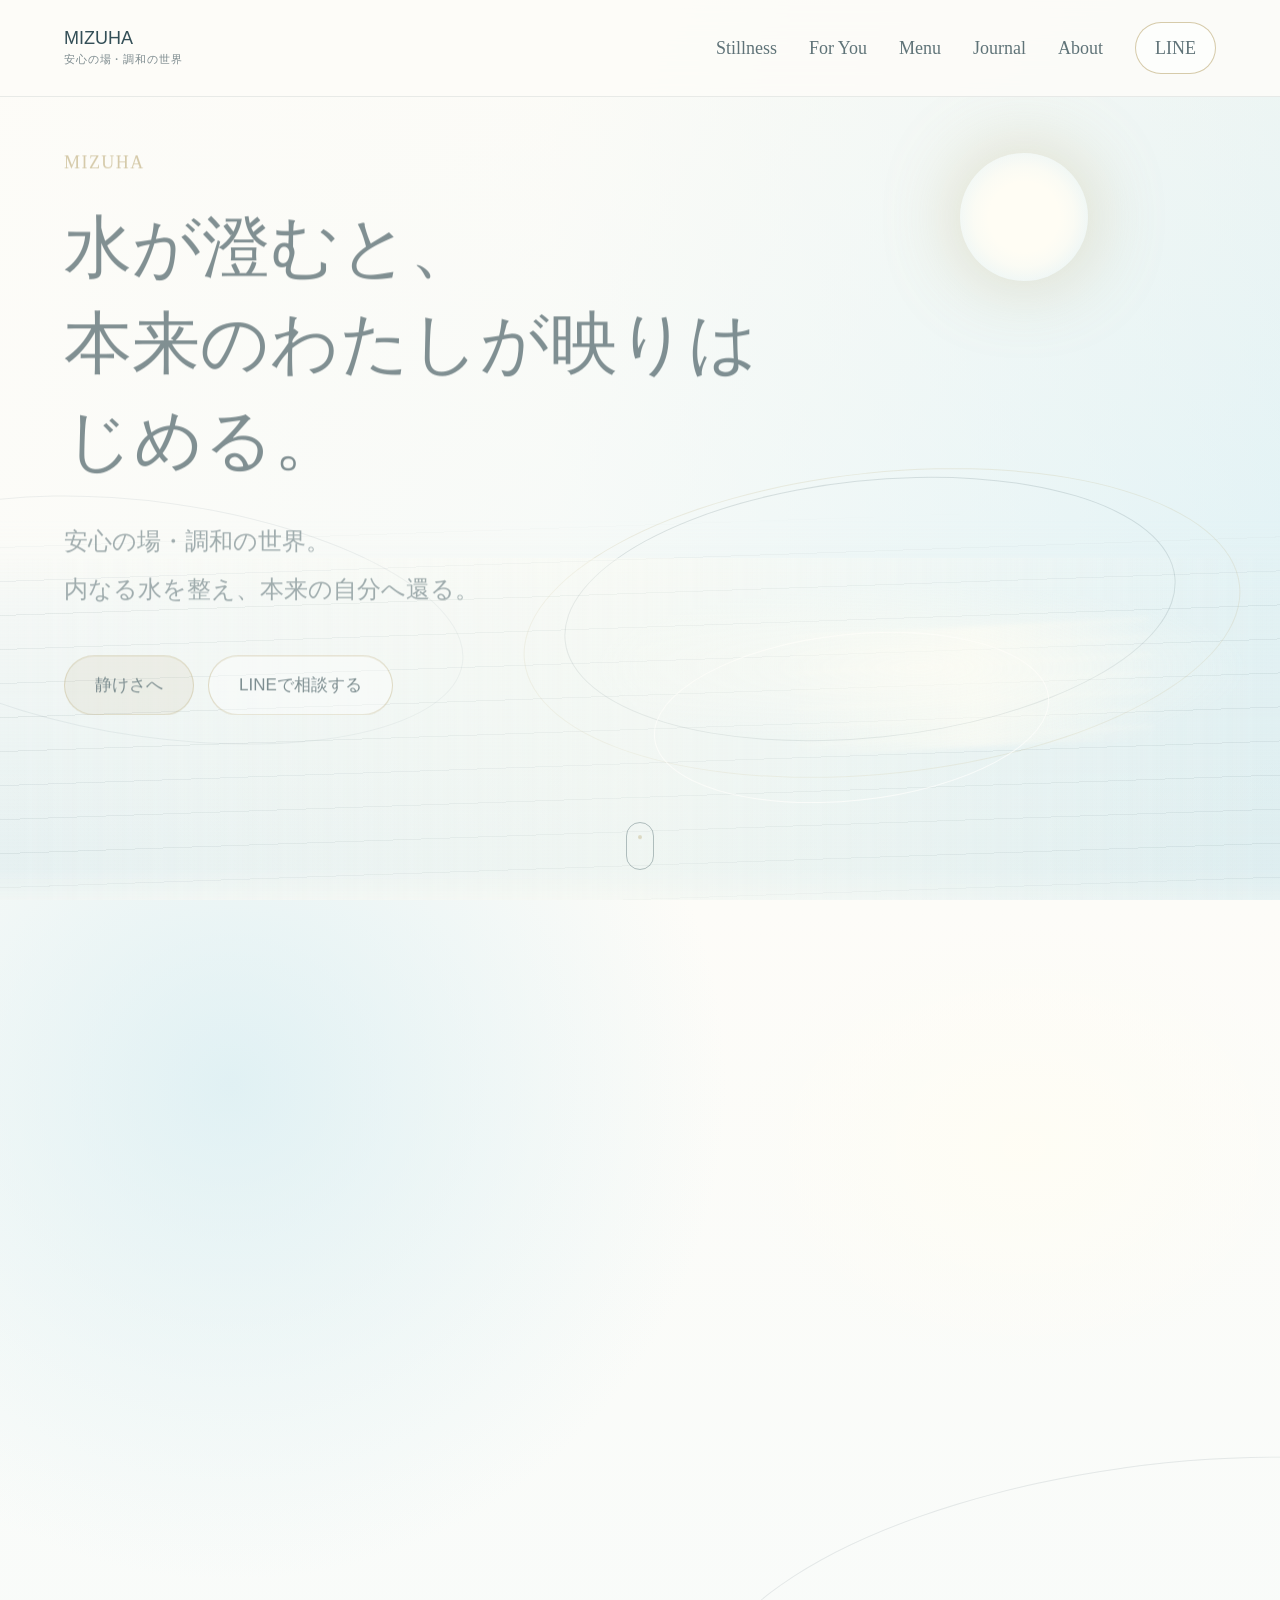
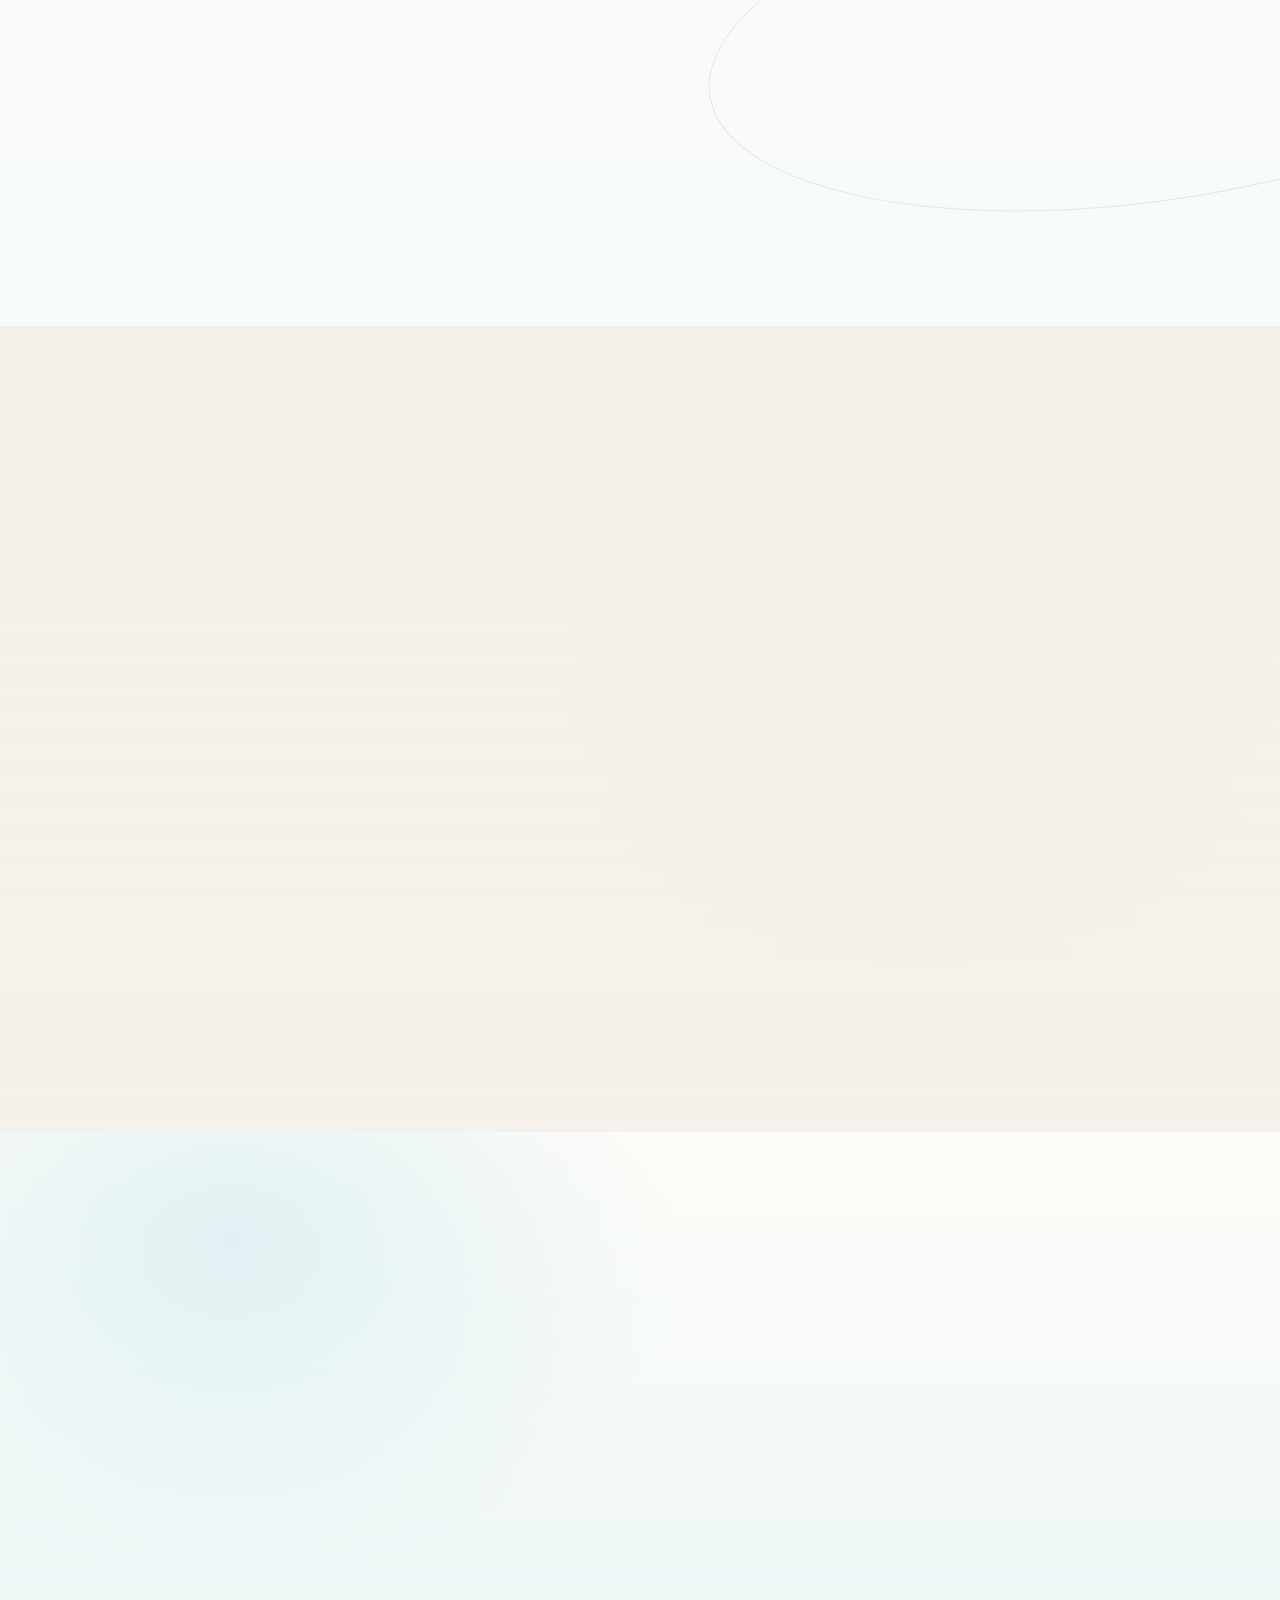
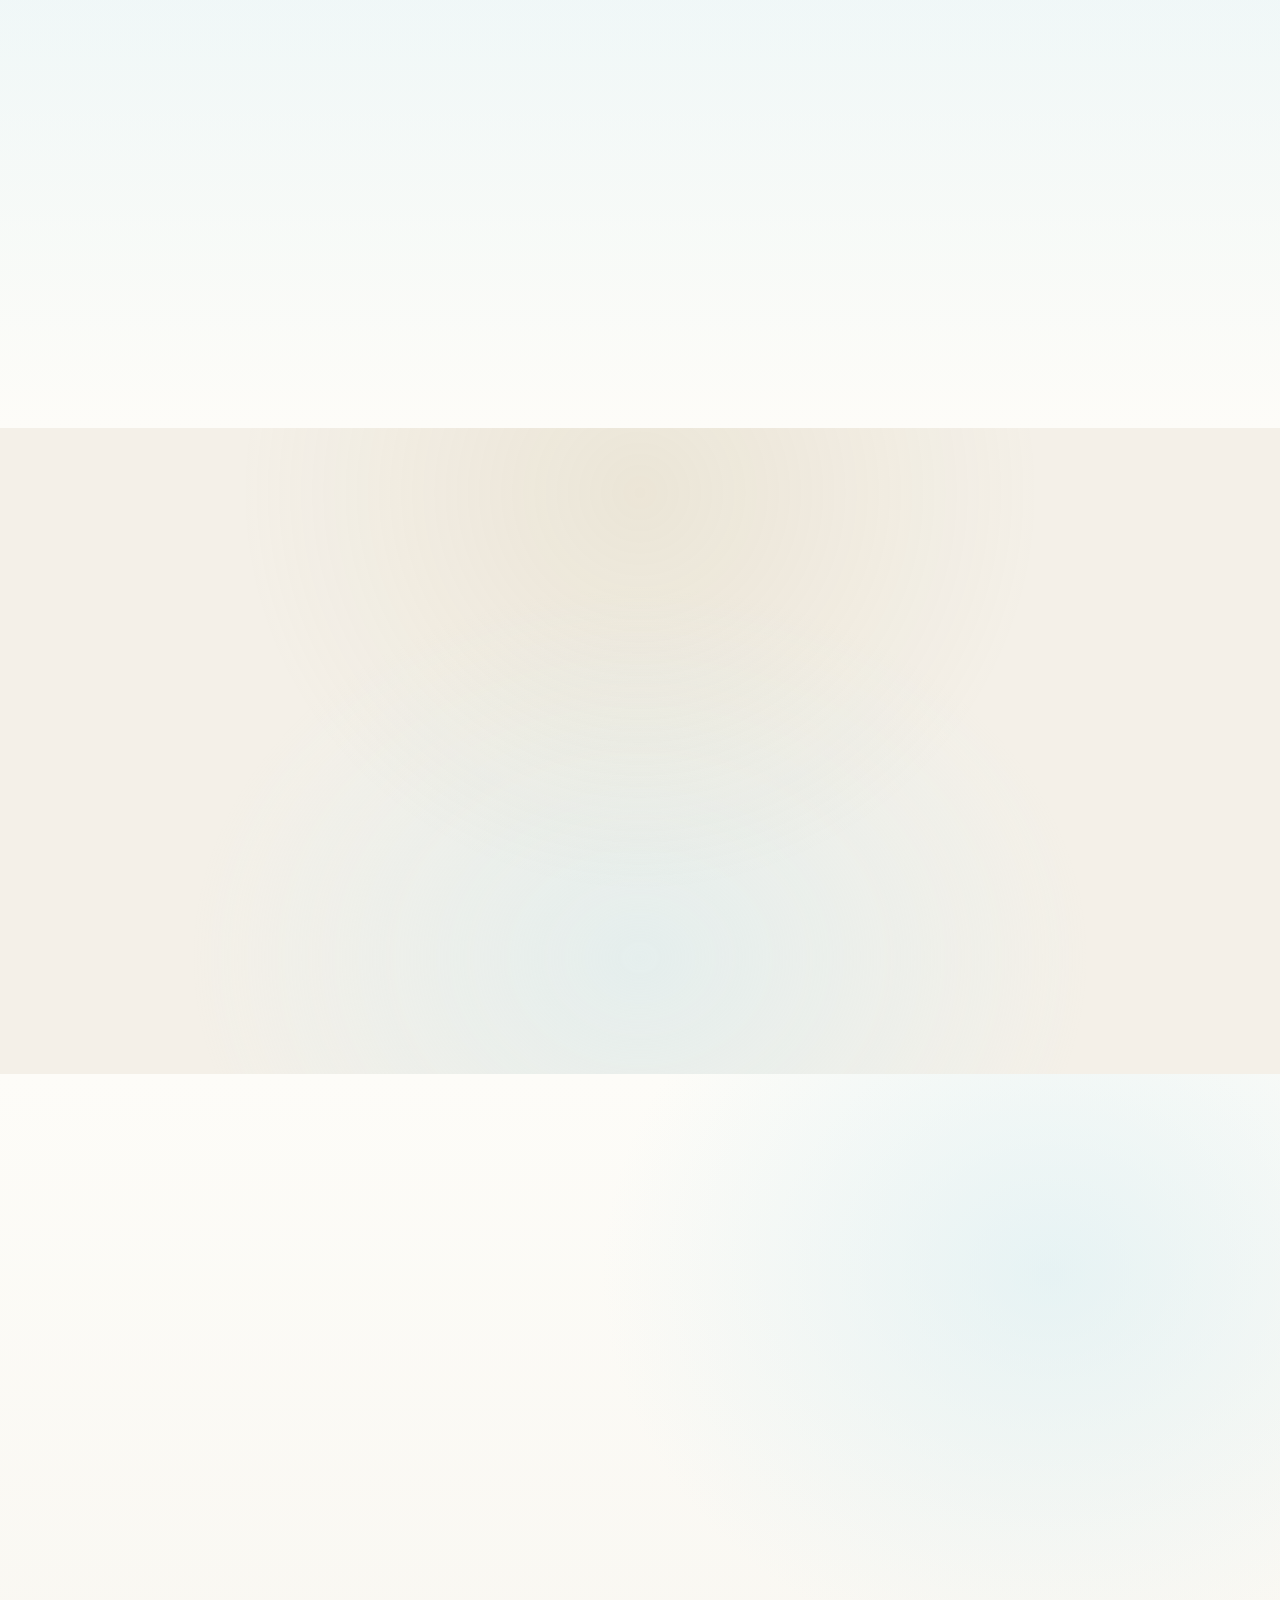
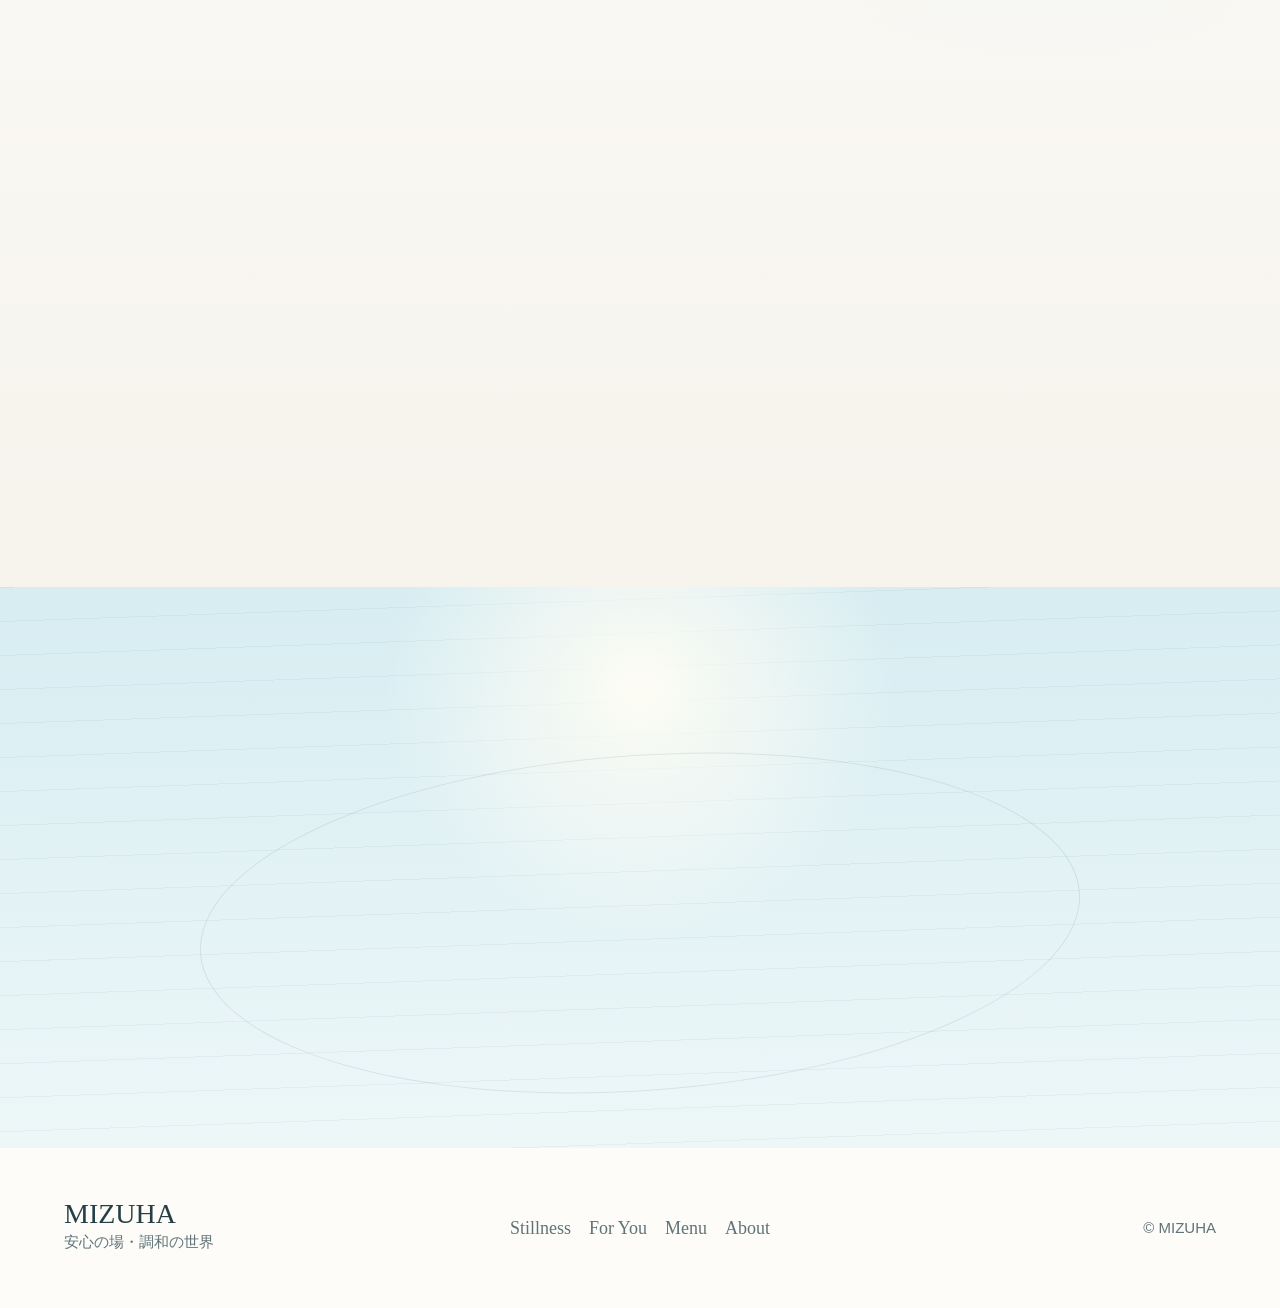
<file: index.html>
<!DOCTYPE html>
<html lang="ja">
<head>
  <meta charset="UTF-8">
  <meta http-equiv="refresh" content="0; url=mizuha.html">
  <meta name="viewport" content="width=device-width, initial-scale=1.0">
  <title>MIZUHA</title>
</head>
<body>
  <p><a href="mizuha.html">MIZUHAへ移動する</a></p>
</body>
</html>
</file>
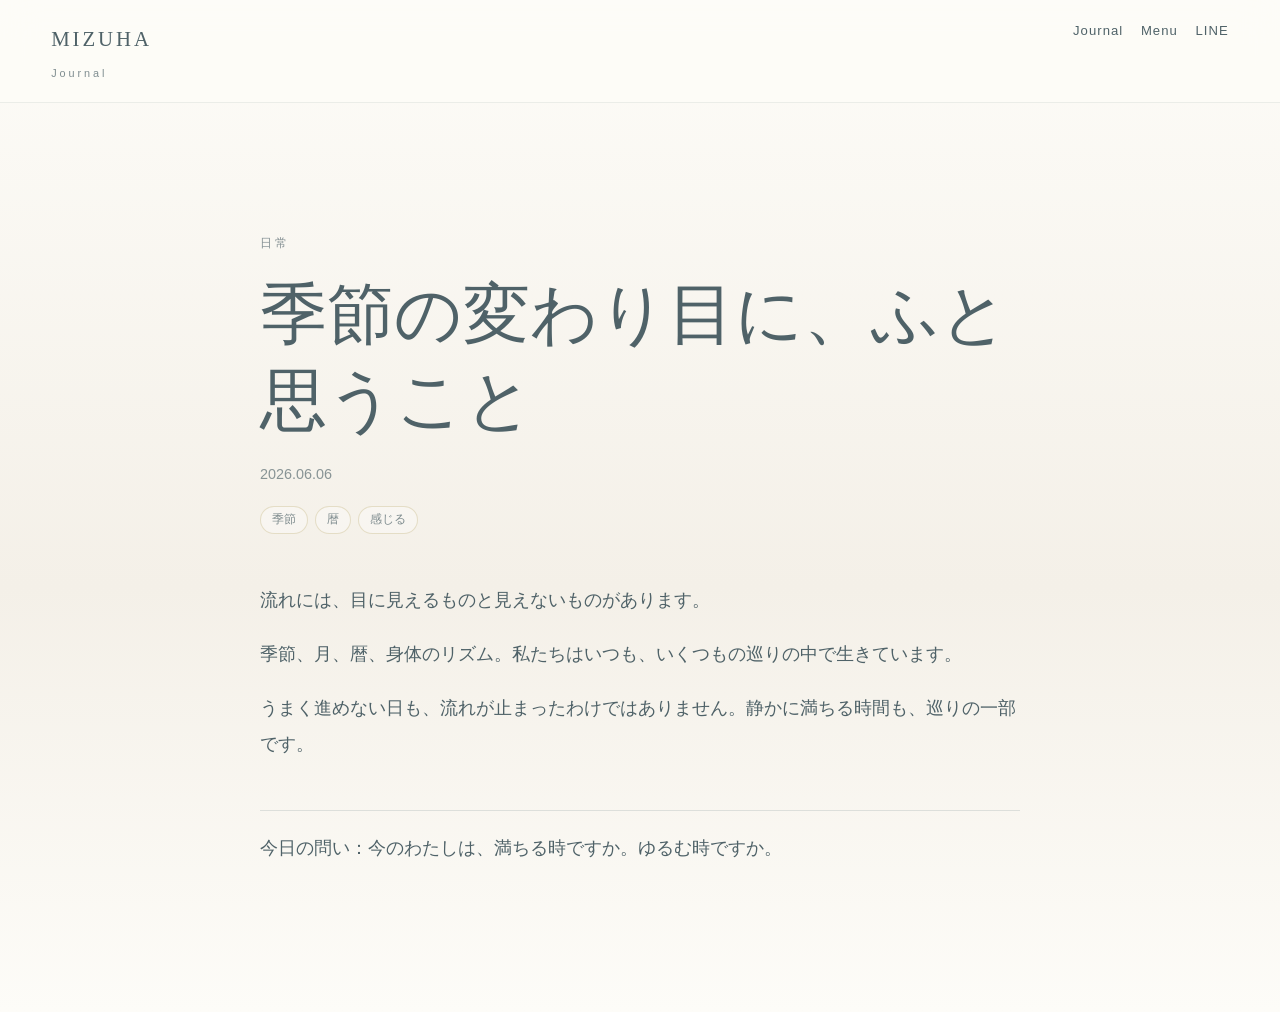
<file: cycles-calendar.html>
<!DOCTYPE html>
<html lang="ja">
<head>
  <meta charset="UTF-8">
  <meta name="viewport" content="width=device-width, initial-scale=1.0">
  <title>季節の変わり目に、ふと思うこと | MIZUHA Journal</title>
  <link rel="stylesheet" href="../journal-style.css">
</head>
<body>
  <header><a class="brand" href="../mizuha.html">MIZUHA<small>Journal</small></a><nav><a href="../journal.html">Journal</a><a href="../mizuha.html#menu">Menu</a><a href="https://lin.ee/ngiKEYW" target="_blank" rel="noopener noreferrer">LINE</a></nav></header>
  <main class="article">
    <p class="category">日常</p>
    <h1>季節の変わり目に、ふと思うこと</h1>
    <p class="date">2026.06.06</p>
    <ul class="tags">
      <li>季節</li>
      <li>暦</li>
      <li>感じる</li>
    </ul>
    <p>流れには、目に見えるものと見えないものがあります。</p>
    <p>季節、月、暦、身体のリズム。私たちはいつも、いくつもの巡りの中で生きています。</p>
    <p>うまく進めない日も、流れが止まったわけではありません。静かに満ちる時間も、巡りの一部です。</p>
    <p class="note">今日の問い：今のわたしは、満ちる時ですか。ゆるむ時ですか。</p>
  </main>
</body>
</html>
</file>
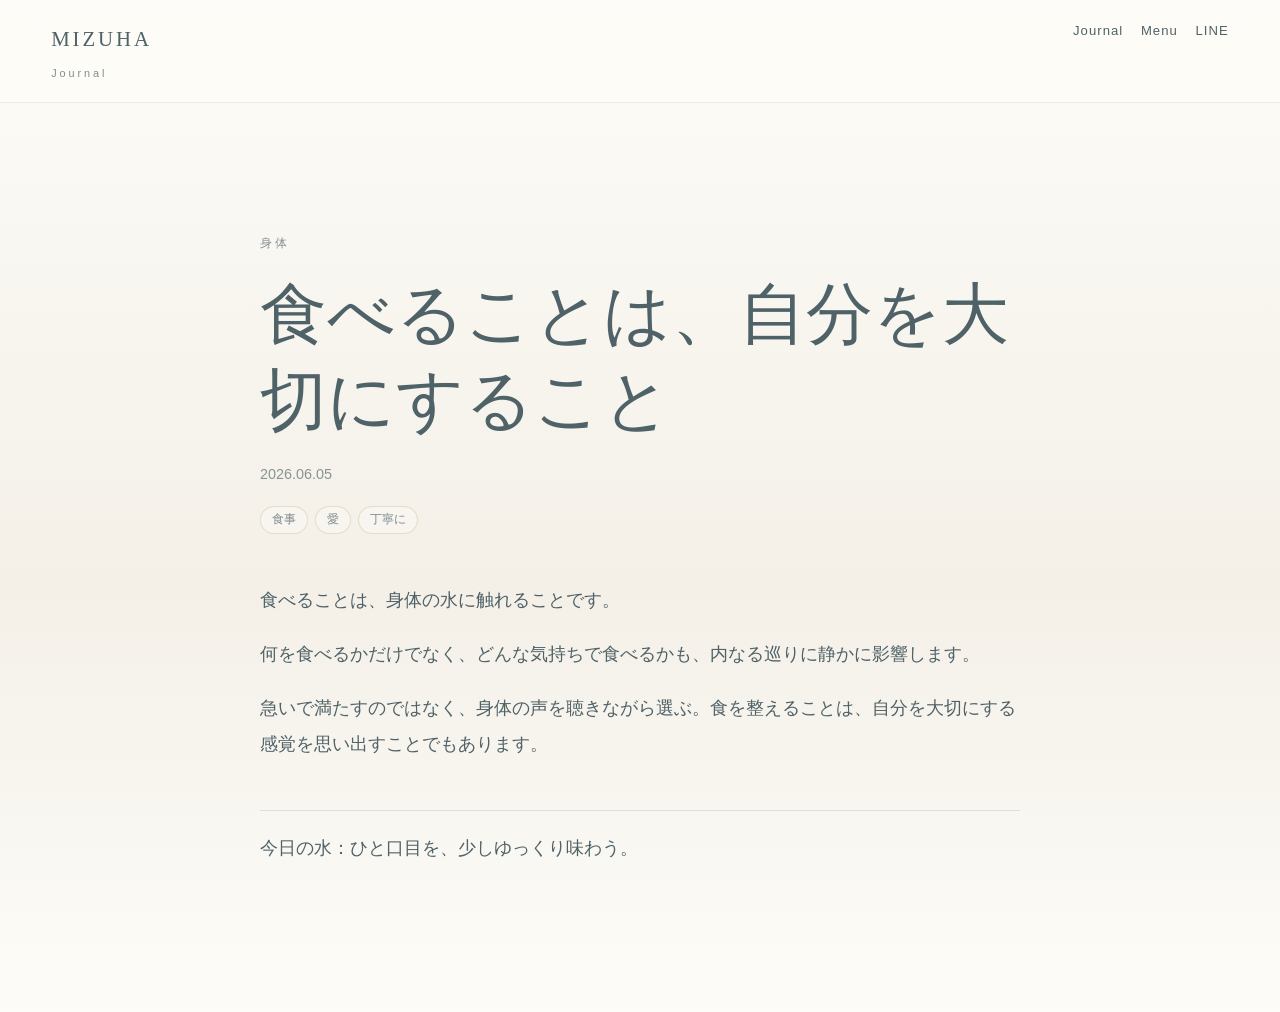
<file: food-water.html>
<!DOCTYPE html>
<html lang="ja">
<head>
  <meta charset="UTF-8">
  <meta name="viewport" content="width=device-width, initial-scale=1.0">
  <title>食べることは、自分を大切にすること | MIZUHA Journal</title>
  <link rel="stylesheet" href="../journal-style.css">
</head>
<body>
  <header><a class="brand" href="../mizuha.html">MIZUHA<small>Journal</small></a><nav><a href="../journal.html">Journal</a><a href="../mizuha.html#menu">Menu</a><a href="https://lin.ee/ngiKEYW" target="_blank" rel="noopener noreferrer">LINE</a></nav></header>
  <main class="article">
    <p class="category">身体</p>
    <h1>食べることは、自分を大切にすること</h1>
    <p class="date">2026.06.05</p>
    <ul class="tags">
      <li>食事</li>
      <li>愛</li>
      <li>丁寧に</li>
    </ul>
    <p>食べることは、身体の水に触れることです。</p>
    <p>何を食べるかだけでなく、どんな気持ちで食べるかも、内なる巡りに静かに影響します。</p>
    <p>急いで満たすのではなく、身体の声を聴きながら選ぶ。食を整えることは、自分を大切にする感覚を思い出すことでもあります。</p>
    <p class="note">今日の水：ひと口目を、少しゆっくり味わう。</p>
  </main>
</body>
</html>
</file>
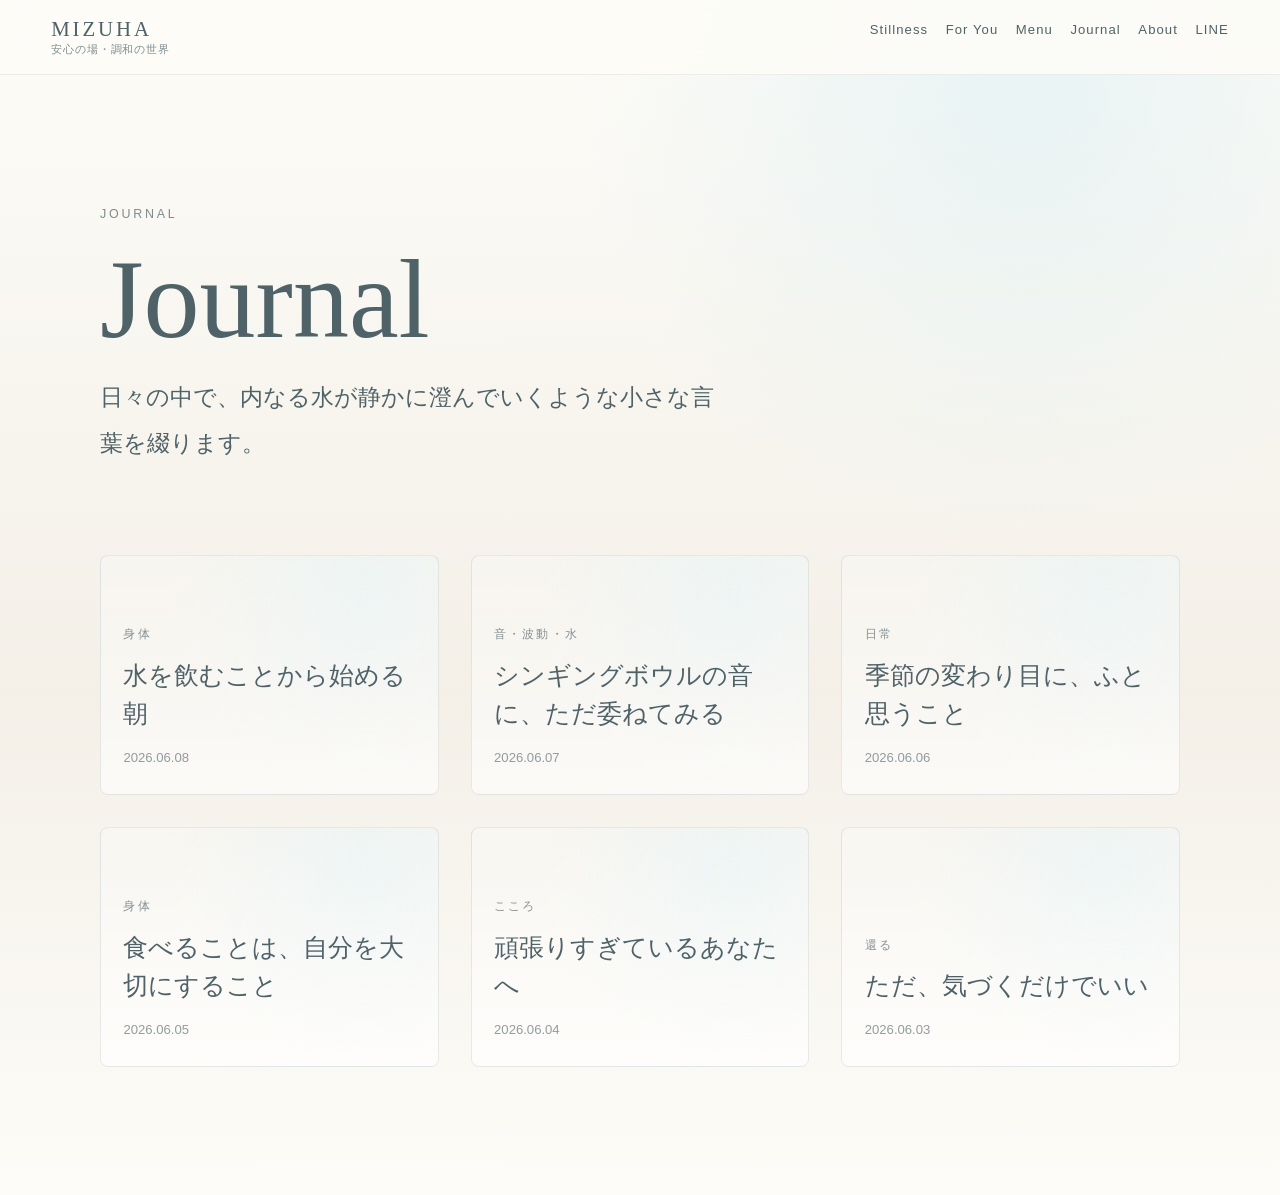
<file: journal.html>
<!DOCTYPE html>
<html lang="ja">
<head>
  <meta charset="UTF-8">
  <meta name="viewport" content="width=device-width, initial-scale=1.0">
  <title>Journal | MIZUHA</title>
  <script>
    if ("scrollRestoration" in history) {
      history.scrollRestoration = "manual";
    }
    window.addEventListener("pageshow", () => {
      window.scrollTo(0, 0);
    });
  </script>
  <style>
    :root {
      --bg: #fdfcf8;
      --paper: #f4f0e8;
      --blue: #ddeff3;
      --text: #4f6268;
      --muted: rgba(79, 98, 104, 0.72);
      --line: rgba(79, 98, 104, 0.15);
      --gold: #c8b98a;
      --serif: "Yu Mincho", "Hiragino Mincho ProN", serif;
      --sans: "Yu Gothic", "Hiragino Sans", sans-serif;
    }

    * { box-sizing: border-box; }
    body {
      margin: 0;
      font-family: var(--sans);
      color: var(--text);
      background:
        radial-gradient(circle at 80% 8%, rgba(221, 239, 243, 0.62), transparent 28rem),
        linear-gradient(180deg, var(--bg), var(--paper) 58%, var(--bg));
      font-size: 18px;
      line-height: 1.9;
    }

    a { color: inherit; text-decoration: none; }

    header {
      position: sticky;
      top: 0;
      z-index: 10;
      display: flex;
      justify-content: space-between;
      gap: 1.5rem;
      padding: 1.1rem clamp(1.2rem, 4vw, 3.2rem);
      background: rgba(253, 252, 248, 0.88);
      border-bottom: 1px solid rgba(79, 98, 104, 0.1);
      backdrop-filter: blur(18px);
    }

    .brand {
      display: inline-flex;
      flex-direction: column;
      font-family: var(--serif);
      font-size: 1.3rem;
      letter-spacing: 0.14em;
      line-height: 1.1;
    }

    .brand small {
      margin-top: 0.25rem;
      font-family: var(--sans);
      font-size: 0.68rem;
      letter-spacing: 0.08em;
      color: var(--muted);
    }

    nav {
      display: flex;
      flex-wrap: wrap;
      justify-content: flex-end;
      gap: 1.1rem;
      font-size: 0.82rem;
      letter-spacing: 0.08em;
    }

    main {
      width: min(1080px, calc(100% - 44px));
      margin: 0 auto;
      padding: clamp(5rem, 10vw, 8rem) 0;
    }

    .eyebrow {
      margin: 0 0 1rem;
      font-size: 0.78rem;
      letter-spacing: 0.22em;
      text-transform: uppercase;
      color: var(--muted);
    }

    h1 {
      margin: 0 0 1.2rem;
      font-family: var(--serif);
      font-size: clamp(3.2rem, 10vw, 7rem);
      font-weight: 400;
      line-height: 1;
    }

    .lead {
      width: min(620px, 100%);
      margin: 0 0 clamp(3rem, 7vw, 5.5rem);
      font-family: var(--serif);
      font-size: clamp(1.1rem, 2vw, 1.45rem);
      line-height: 2;
    }

    .journal-grid {
      display: grid;
      grid-template-columns: repeat(3, minmax(0, 1fr));
      gap: clamp(1.1rem, 2.8vw, 2rem);
    }

    .journal-card {
      min-height: 240px;
      display: flex;
      flex-direction: column;
      justify-content: flex-end;
      padding: 1.4rem;
      border: 1px solid rgba(79, 98, 104, 0.12);
      border-radius: 8px;
      background:
        linear-gradient(180deg, rgba(255,255,255,.24), rgba(255,255,255,.62)),
        radial-gradient(circle at 78% 18%, rgba(221, 239, 243, .58), transparent 12rem);
      transition: transform .35s ease, border-color .35s ease;
    }

    .journal-card:hover {
      transform: translateY(-3px);
      border-color: rgba(200, 185, 138, 0.55);
    }

    .category {
      margin: 0 0 0.7rem;
      font-size: 0.74rem;
      letter-spacing: 0.18em;
      color: rgba(79, 98, 104, 0.68);
    }

    .journal-card h2 {
      margin: 0 0 0.8rem;
      font-family: var(--serif);
      font-size: clamp(1.2rem, 2vw, 1.55rem);
      font-weight: 400;
      line-height: 1.55;
    }

    .date {
      margin: 0;
      color: rgba(79, 98, 104, 0.62);
      font-size: 0.82rem;
    }

    @media (max-width: 840px) {
      header { flex-direction: column; align-items: flex-start; }
      nav { justify-content: flex-start; }
      .journal-grid { grid-template-columns: 1fr; }
      .journal-card { min-height: 190px; }
    }
  </style>
</head>
<body id="journal-page-top">
  <header>
    <a class="brand" href="mizuha.html">
      <span>MIZUHA</span>
      <small>安心の場・調和の世界</small>
    </a>
    <nav>
      <a href="mizuha.html#stillness">Stillness</a>
      <a href="mizuha.html#for-you">For You</a>
      <a href="mizuha.html#menu">Menu</a>
      <a href="journal.html">Journal</a>
      <a href="mizuha.html#about">About</a>
      <a href="https://lin.ee/ngiKEYW" target="_blank" rel="noopener noreferrer">LINE</a>
    </nav>
  </header>

  <main id="journal-top">
    <p class="eyebrow">Journal</p>
    <h1>Journal</h1>
    <p class="lead">日々の中で、内なる水が静かに澄んでいくような小さな言葉を綴ります。</p>

    <section class="journal-grid" aria-label="記事一覧">
      <a class="journal-card" href="journal/water-morning.html">
        <p class="category">身体</p>
        <h2>水を飲むことから始める朝</h2>
        <p class="date">2026.06.08</p>
      </a>

      <a class="journal-card" href="journal/sound-afterglow.html">
        <p class="category">音・波動・水</p>
        <h2>シンギングボウルの音に、ただ委ねてみる</h2>
        <p class="date">2026.06.07</p>
      </a>

      <a class="journal-card" href="journal/cycles-calendar.html">
        <p class="category">日常</p>
        <h2>季節の変わり目に、ふと思うこと</h2>
        <p class="date">2026.06.06</p>
      </a>

      <a class="journal-card" href="journal/food-water.html">
        <p class="category">身体</p>
        <h2>食べることは、自分を大切にすること</h2>
        <p class="date">2026.06.05</p>
      </a>

      <a class="journal-card" href="journal/too-much-effort.html">
        <p class="category">こころ</p>
        <h2>頑張りすぎているあなたへ</h2>
        <p class="date">2026.06.04</p>
      </a>

      <a class="journal-card" href="journal/quiet-words.html">
        <p class="category">還る</p>
        <h2>ただ、気づくだけでいい</h2>
        <p class="date">2026.06.03</p>
      </a>
    </section>
  </main>
<script>
  document.querySelectorAll('header a').forEach((link) => {
    if (link.textContent.trim() === 'Journal') {
      link.href = 'journal.html#journal-top';
    }
  });
</script>
<script>
  window.scrollTo(0, 0);
  window.addEventListener("load", () => {
    window.scrollTo(0, 0);
    setTimeout(() => window.scrollTo(0, 0), 120);
  });
</script>
</body>
<script>
  (() => {
    const fixJournalTopLink = () => {
      const links = [...document.querySelectorAll("header a")]
        .filter((link) => (link.textContent || "").trim() === "Journal");
      links.forEach((link) => {
        link.href = "journal.html#journal-top";
        link.onclick = (event) => {
          event.preventDefault();
          window.location.href = "journal.html#journal-top";
          window.setTimeout(() => window.scrollTo({ top: 0, behavior: "smooth" }), 40);
        };
      });
      if (window.location.hash === "#journal-top") {
        window.setTimeout(() => window.scrollTo({ top: 0, behavior: "auto" }), 40);
      }
    };
    fixJournalTopLink();
    window.addEventListener("load", fixJournalTopLink);
    setTimeout(fixJournalTopLink, 300);
  })();
</script>
<script>
  (() => {
    const goJournalTop = () => {
      if (window.location.search.includes("top=1") || window.location.hash === "#journal-top") {
        window.scrollTo({ top: 0, behavior: "auto" });
        setTimeout(() => window.scrollTo({ top: 0, behavior: "auto" }), 80);
      }

      document.querySelectorAll("header a").forEach((link) => {
        if ((link.textContent || "").trim() === "Journal") {
          link.href = "journal.html?top=1";
          link.onclick = (event) => {
            event.preventDefault();
            window.location.href = "journal.html?top=1";
          };
        }
      });
    };

    goJournalTop();
    window.addEventListener("load", goJournalTop);
  })();
</script>
</html>
</file>
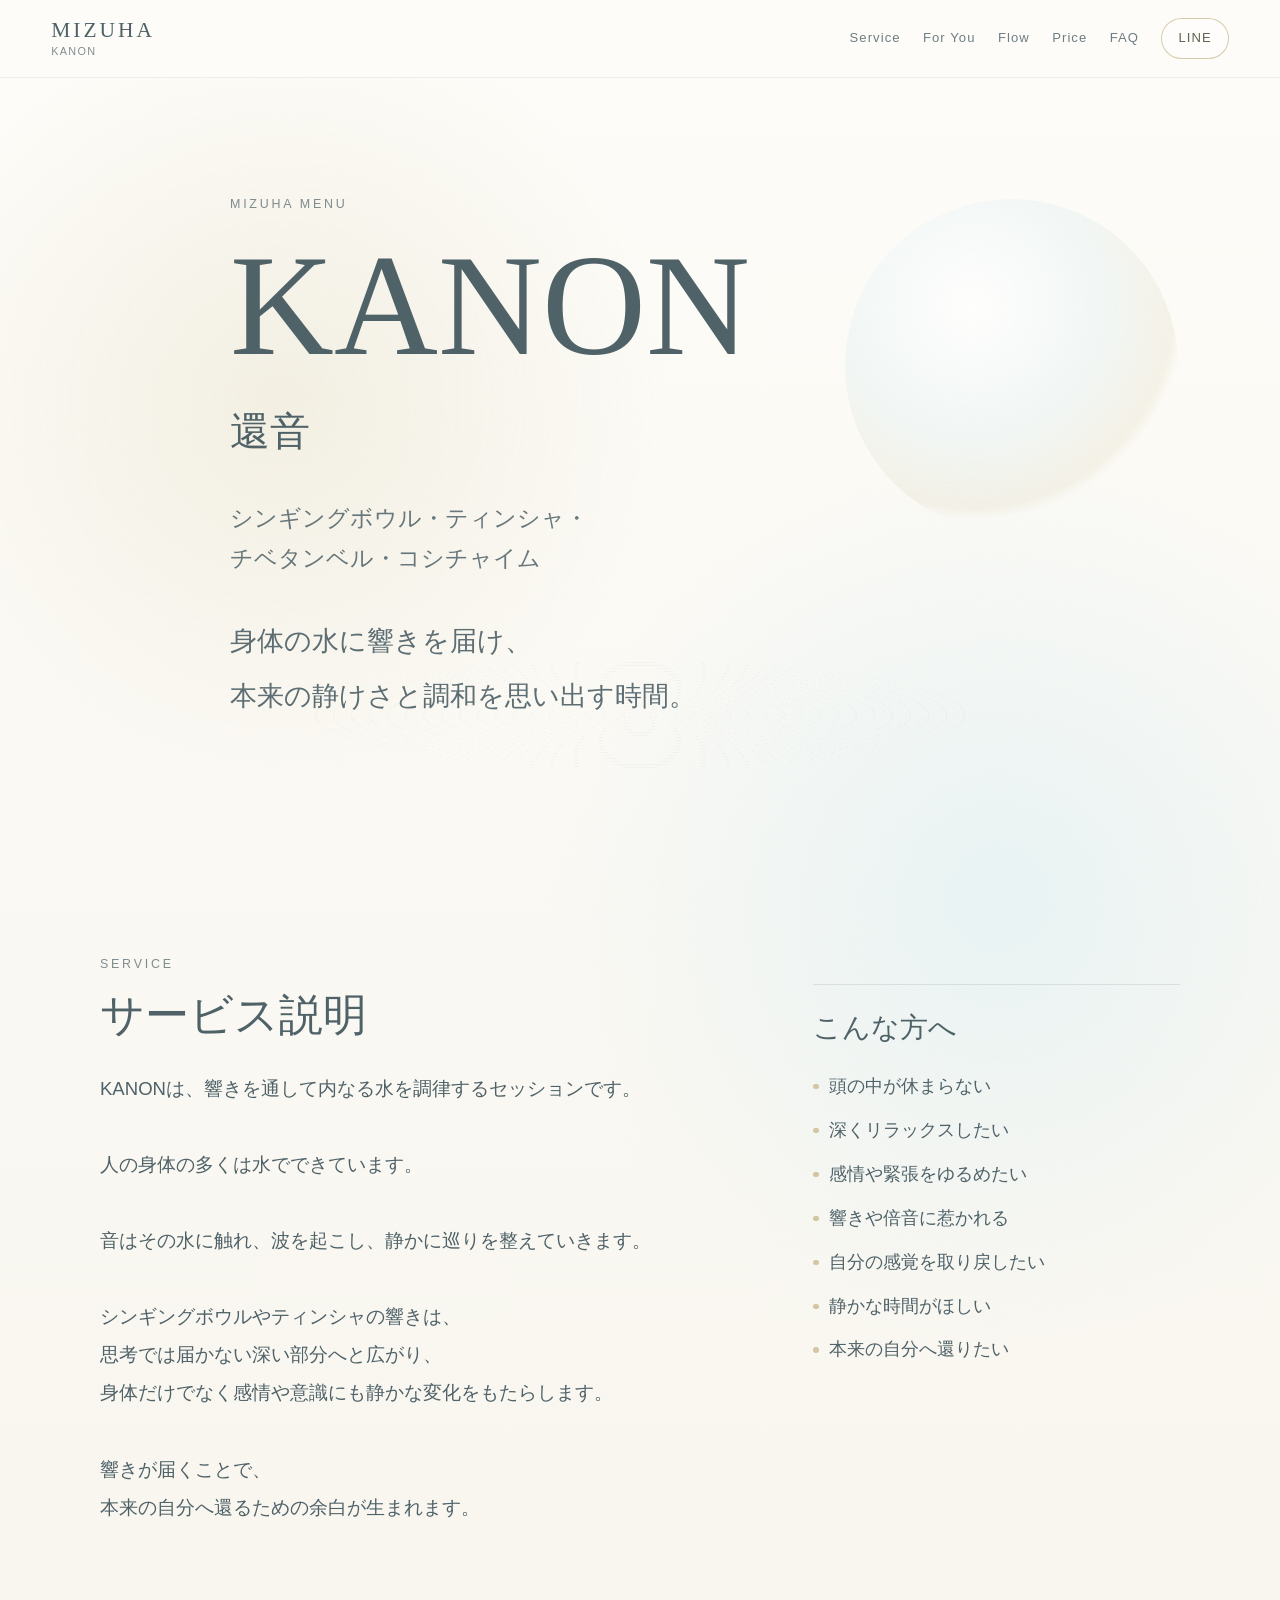
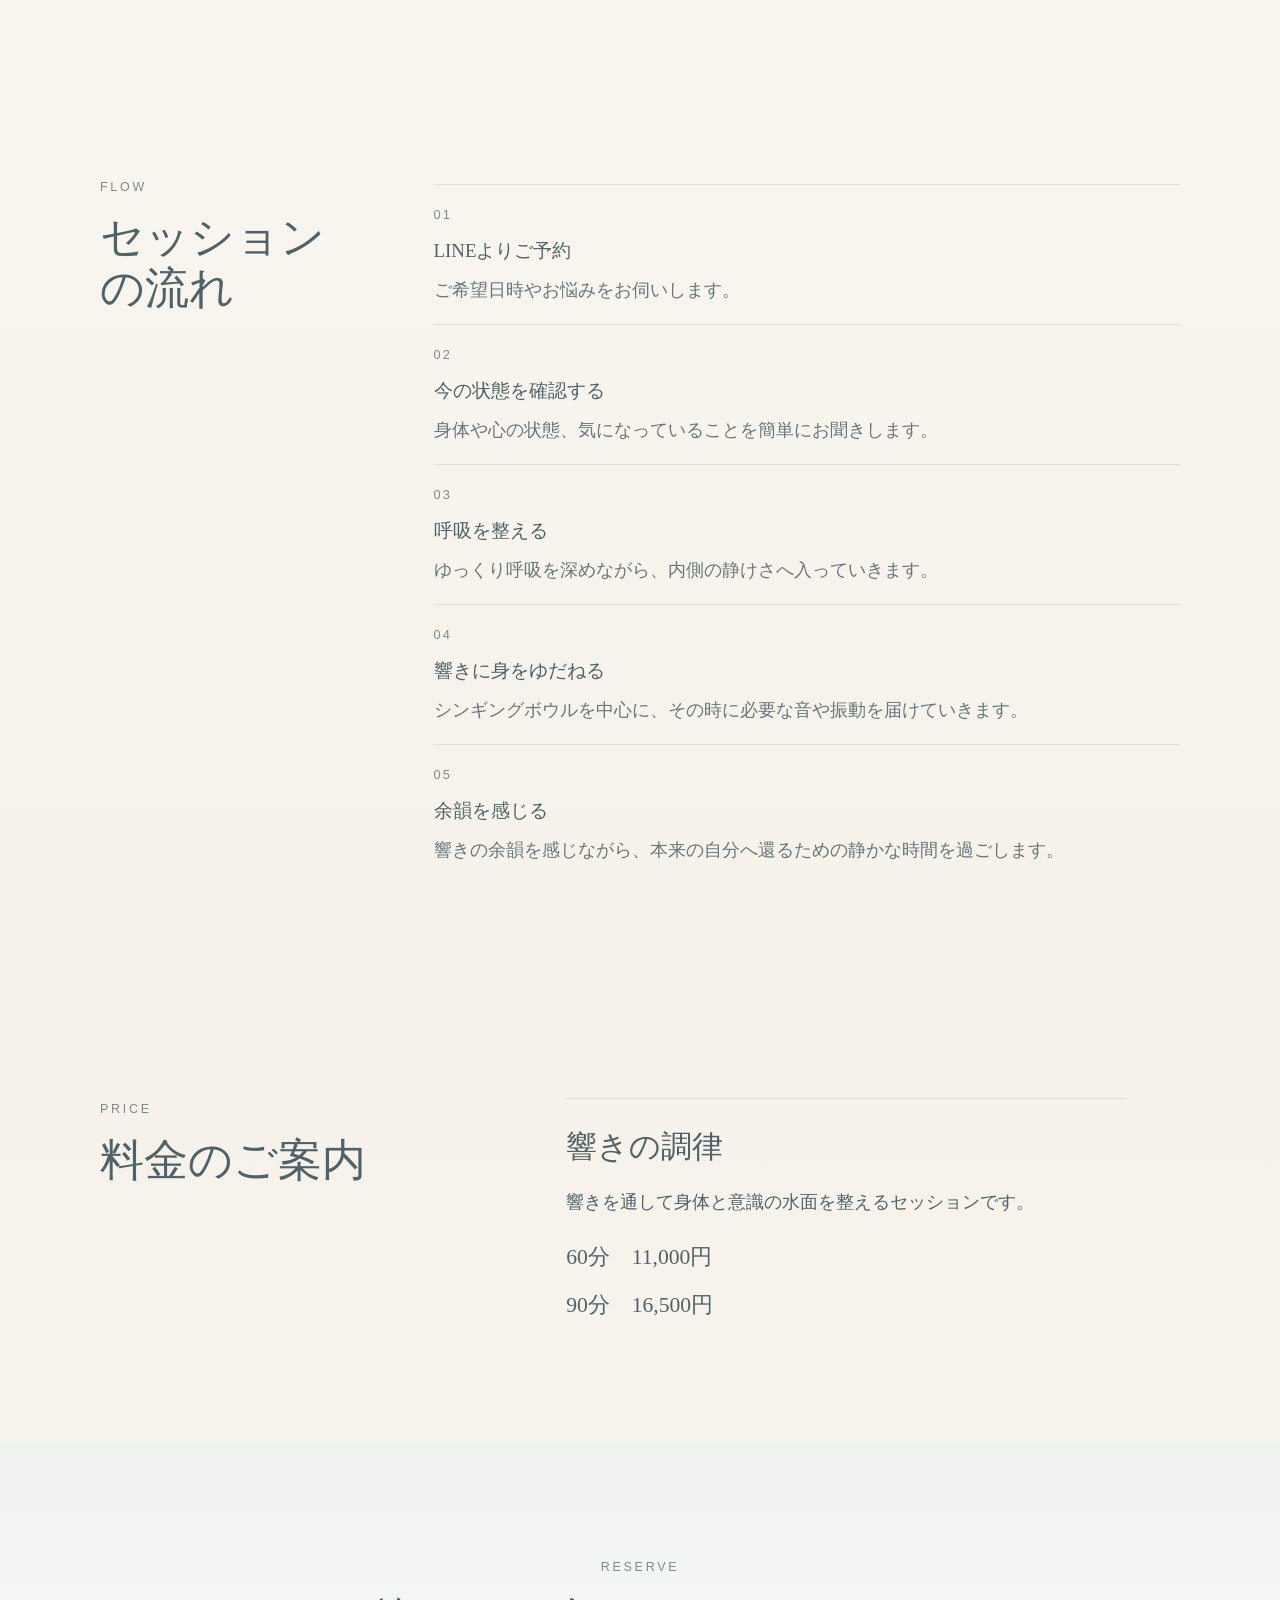
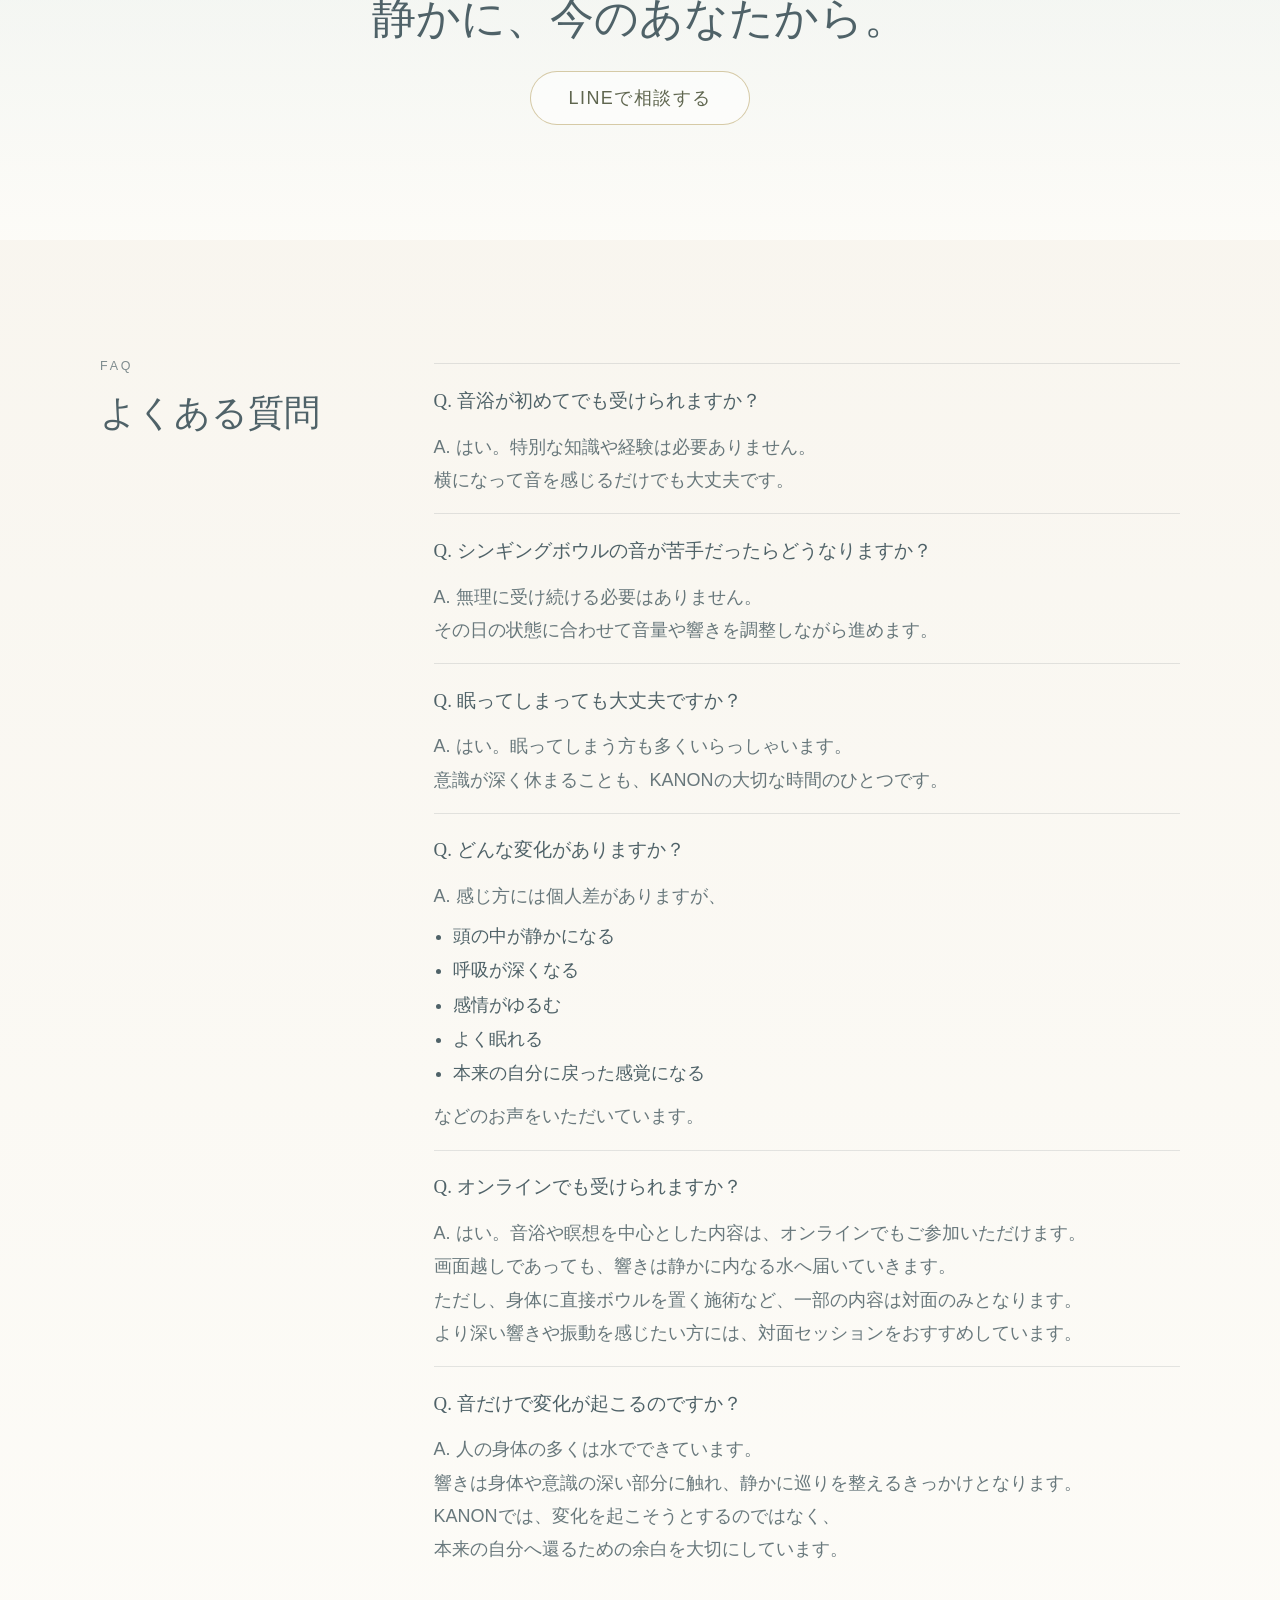
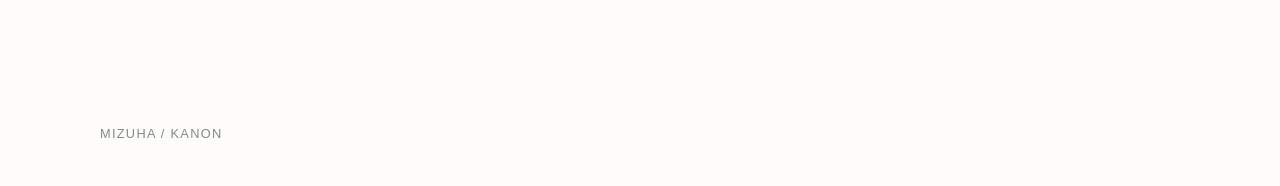
<file: kanon.html>
<!DOCTYPE html>
<html lang="ja">
<head>
  <meta charset="UTF-8">
  <meta name="viewport" content="width=device-width, initial-scale=1.0">
  <title>KANON | MIZUHA</title>
  <style>
    :root {
      --bg: #fdfcf8;
      --paper: #f4f0e8;
      --blue: #ddeff3;
      --text: #4f6268;
      --muted: rgba(79, 98, 104, 0.72);
      --line: rgba(79, 98, 104, 0.15);
      --gold: #c8b98a;
      --serif: "Yu Mincho", "Hiragino Mincho ProN", "Noto Serif JP", serif;
      --sans: "Yu Gothic", "Hiragino Sans", "Noto Sans JP", sans-serif;
    }

    * { box-sizing: border-box; }

    html {
      scroll-behavior: smooth;
      background: var(--bg);
      color: var(--text);
    }

    body {
      margin: 0;
      font-family: var(--sans);
      background:
        radial-gradient(circle at 78% 18%, rgba(221, 239, 243, 0.62), transparent 28rem),
        radial-gradient(circle at 22% 8%, rgba(200, 185, 138, 0.18), transparent 24rem),
        linear-gradient(180deg, #fdfcf8 0%, #f6f2ea 52%, #fdfcf8 100%);
      color: var(--text);
      font-size: 18px;
      line-height: 1.9;
    }

    a { color: inherit; text-decoration: none; }

    header {
      position: sticky;
      top: 0;
      z-index: 10;
      display: flex;
      align-items: center;
      justify-content: space-between;
      gap: 1.5rem;
      padding: 1.1rem clamp(1.2rem, 4vw, 3.2rem);
      background: rgba(253, 252, 248, 0.86);
      border-bottom: 1px solid rgba(79, 98, 104, 0.09);
      backdrop-filter: blur(18px);
    }

    .brand {
      display: inline-flex;
      flex-direction: column;
      align-items: flex-start;
      gap: 0.2rem;
      font-family: var(--serif);
      font-size: 1.34rem;
      letter-spacing: 0.14em;
      line-height: 1.1;
      white-space: nowrap;
    }

    .brand small {
      font-family: var(--sans);
      font-size: 0.68rem;
      letter-spacing: 0.12em;
      color: var(--muted);
    }

    nav {
      display: flex;
      align-items: center;
      justify-content: flex-end;
      gap: clamp(0.8rem, 2vw, 1.4rem);
      flex-wrap: wrap;
      font-size: 0.82rem;
      letter-spacing: 0.08em;
      color: rgba(79, 98, 104, 0.82);
    }

    nav a {
      padding: 0.35rem 0;
    }

    .line-link {
      border: 1px solid rgba(200, 185, 138, 0.72);
      border-radius: 999px;
      padding: 0.45rem 1rem;
      color: #5f664f;
      background: rgba(255, 255, 255, 0.36);
    }

    main {
      overflow: hidden;
    }

    section {
      scroll-margin-top: 6.5rem;
      padding: clamp(4.5rem, 9vw, 8rem) clamp(1.35rem, 5vw, 5rem);
    }

    #service,
    #flow,
    #price {
      scroll-margin-top: 1.2rem;
    }

    #for-you {
      scroll-margin-top: 6.5rem;
    }

    .inner {
      width: min(1080px, 100%);
      margin: 0 auto;
    }

    .hero {
      min-height: 84vh;
      display: grid;
      place-items: center;
      position: relative;
      padding-top: clamp(5rem, 9vw, 8rem);
    }

    .hero::before {
      content: "";
      position: absolute;
      right: clamp(1rem, 8vw, 8rem);
      top: 16%;
      width: clamp(13rem, 26vw, 23rem);
      aspect-ratio: 1;
      border-radius: 50%;
      background:
        radial-gradient(circle at 38% 32%, rgba(255, 255, 255, 0.92), rgba(221, 239, 243, 0.45) 42%, rgba(200, 185, 138, 0.18) 66%, transparent 70%);
      opacity: 0.78;
      filter: blur(0.2px);
      pointer-events: none;
    }

    .hero::after {
      content: "";
      position: absolute;
      left: 50%;
      bottom: 9%;
      width: min(680px, 82vw);
      height: 110px;
      transform: translateX(-50%);
      border-radius: 50%;
      background:
        repeating-radial-gradient(ellipse at center, rgba(79, 98, 104, 0.12) 0 1px, transparent 1px 18px);
      opacity: 0.34;
      pointer-events: none;
    }

    .hero-content {
      position: relative;
      z-index: 1;
      width: min(820px, 100%);
    }

    .eyebrow {
      margin: 0 0 1.3rem;
      font-size: 0.78rem;
      letter-spacing: 0.22em;
      color: var(--muted);
      text-transform: uppercase;
    }

    h1, h2, h3 {
      font-family: var(--serif);
      font-weight: 400;
      letter-spacing: 0;
      color: var(--text);
    }

    h1 {
      margin: 0;
      font-size: clamp(4.2rem, 12vw, 9rem);
      line-height: 0.96;
    }

    .jp-title {
      margin: 1.1rem 0 0;
      font-size: clamp(1.55rem, 3.4vw, 2.5rem);
    }

    .service-type {
      margin: 1.8rem 0 0;
      font-size: clamp(1.15rem, 2vw, 1.45rem);
      color: rgba(79, 98, 104, 0.86);
      line-height: 1.75;
    }

    .lead {
      margin: 2.2rem 0 0;
      font-family: var(--serif);
      font-size: clamp(1.25rem, 2.4vw, 1.7rem);
      line-height: 2;
      color: rgba(79, 98, 104, 0.92);
    }

    .section-grid {
      display: grid;
      grid-template-columns: minmax(0, 0.95fr) minmax(0, 1.45fr);
      gap: clamp(2rem, 5vw, 5rem);
      align-items: start;
    }

    .section-kicker {
      margin: 0 0 0.8rem;
      font-size: 0.78rem;
      letter-spacing: 0.22em;
      color: var(--muted);
      text-transform: uppercase;
    }

    h2 {
      margin: 0;
      font-size: clamp(1.65rem, 3.4vw, 2.9rem);
      line-height: 1.18;
    }

    .service-layout {
      display: grid;
      grid-template-columns: minmax(0, 1.6fr) minmax(280px, 0.95fr);
      gap: clamp(3rem, 6vw, 5.5rem);
      align-items: start;
    }

    .service-two-column {
      grid-template-columns: minmax(520px, 1.65fr) minmax(300px, 0.95fr);
      gap: clamp(3rem, 6vw, 5.5rem);
      align-items: start;
    }

    .service-main {
      min-width: 0;
    }

    .service-main .body-copy {
      margin-top: 1.8rem;
      max-width: 680px;
    }

    .body-copy {
      font-size: clamp(1.05rem, 1.45vw, 1.18rem);
      line-height: 2.05;
      white-space: pre-line;
    }

    .for-you-card {
      margin-top: 1.9rem;
      padding-top: 0;
      border-top: 1px solid var(--line);
    }

    .for-you-card h3 {
      margin: 1rem 0 1rem;
      font-size: clamp(1.35rem, 2.2vw, 1.75rem);
    }

    .for-you-card ul {
      display: grid;
      gap: 0.72rem;
      margin: 0;
      padding: 0;
      list-style: none;
    }

    .for-you-card li {
      position: relative;
      padding-left: 1rem;
      line-height: 1.8;
    }

    .for-you-card li::before {
      content: "";
      position: absolute;
      left: 0;
      top: 0.78em;
      width: 0.34rem;
      height: 0.34rem;
      border-radius: 999px;
      background: rgba(200, 185, 138, 0.78);
    }

    .flow-list {
      display: grid;
      gap: 1rem;
      margin-top: 0.5rem;
    }

    .flow-item {
      border-top: 1px solid var(--line);
      padding-top: 1.15rem;
    }

    .flow-num {
      display: block;
      margin-bottom: 0.35rem;
      font-size: 0.8rem;
      letter-spacing: 0.16em;
      color: var(--muted);
    }

    .flow-item strong {
      display: block;
      margin-bottom: 0.35rem;
      font-family: var(--serif);
      font-size: 1.18rem;
      font-weight: 400;
      color: var(--text);
    }

    .flow-item p {
      margin: 0;
      line-height: 1.85;
      color: rgba(79, 98, 104, 0.86);
    }

    .price-card {
      border-top: 1px solid var(--line);
      padding-top: 1.2rem;
      max-width: 560px;
    }

    .price-card h3 {
      margin: 0 0 0.55rem;
      font-size: clamp(1.45rem, 2.4vw, 2rem);
    }

    .price-card p {
      margin: 0 0 1.1rem;
    }

    .price-lines {
      display: grid;
      gap: 0.4rem;
      font-family: var(--serif);
      font-size: 1.35rem;
    }

    .reserve {
      text-align: center;
      background: linear-gradient(180deg, rgba(221, 239, 243, 0.35), rgba(253, 252, 248, 0.92));
    }

    #faq {
      scroll-margin-top: 1.2rem;
    }

    #faq .section-grid {
      grid-template-columns: minmax(220px, 0.65fr) minmax(0, 1.8fr);
      gap: clamp(2.4rem, 5vw, 4.5rem);
    }

    #faq .flow-list {
      max-width: 820px;
    }

    #faq h2 {
      font-size: clamp(1.5rem, 2.8vw, 2.45rem);
      white-space: nowrap;
    }

    #flow .section-grid {
      grid-template-columns: minmax(220px, 0.65fr) minmax(0, 1.8fr);
      gap: clamp(2.4rem, 5vw, 4.5rem);
    }

    #flow .flow-list {
      max-width: 820px;
    }

    #faq .flow-item strong {
      margin-bottom: 0.75rem;
    }

    #faq .faq-list {
      margin: 0.35rem 0 0.65rem;
      padding-left: 1.2rem;
    }

    #faq .faq-list li {
      line-height: 1.9;
    }

    .reserve h2 {
      margin-bottom: 1.7rem;
    }

    .button {
      display: inline-flex;
      align-items: center;
      justify-content: center;
      min-width: 220px;
      min-height: 54px;
      border-radius: 999px;
      border: 1px solid rgba(200, 185, 138, 0.75);
      background: rgba(255, 255, 255, 0.52);
      color: #5f664f;
      letter-spacing: 0.08em;
    }

    footer {
      padding: 2.5rem clamp(1.35rem, 5vw, 5rem);
      color: var(--muted);
      font-size: 0.8rem;
      letter-spacing: 0.1em;
    }

    @media (max-width: 820px) {
      header {
        align-items: flex-start;
        flex-direction: column;
      }

      nav {
        justify-content: flex-start;
      }

      .section-grid,
      .service-layout {
        grid-template-columns: 1fr;
      }

      .service-two-column {
        grid-template-columns: 1fr;
      }

      .service-main .body-copy {
        max-width: none;
      }

      section {
        scroll-margin-top: 9.5rem;
      }

      #service,
      #flow,
      #price {
        scroll-margin-top: 2.2rem;
      }

      #for-you {
        scroll-margin-top: 9.5rem;
      }

      #faq {
        scroll-margin-top: 2.2rem;
      }

      .button,
      .line-link {
        width: 100%;
      }
    }
  </style>
</head>
<body>
  <header>
    <a class="brand" href="mizuha.html" aria-label="MIZUHAトップへ">
      <span>MIZUHA</span>
      <small>KANON</small>
    </a>
    <nav aria-label="KANONページ内ナビゲーション">
      <a href="#service">Service</a>
      <a href="#for-you">For You</a>
      <a href="#flow">Flow</a>
      <a href="#price">Price</a>
      <a href="#faq">FAQ</a>
      <a class="line-link" href="https://lin.ee/ngiKEYW" target="_blank" rel="noopener noreferrer">LINE</a>
    </nav>
  </header>

  <main>
    <section class="hero">
      <div class="hero-content">
        <p class="eyebrow">MIZUHA MENU</p>
        <h1>KANON</h1>
        <p class="jp-title">還音</p>
        <p class="service-type">シンギングボウル・ティンシャ・<br>チベタンベル・コシチャイム</p>
        <p class="lead">身体の水に響きを届け、<br>本来の静けさと調和を思い出す時間。</p>
      </div>
    </section>

    <section id="service">
      <div class="inner section-grid service-two-column">
        <div class="service-main">
          <p class="section-kicker">Service</p>
          <h2>サービス説明</h2>
          <p class="body-copy">KANONは、響きを通して内なる水を調律するセッションです。

人の身体の多くは水でできています。

音はその水に触れ、波を起こし、静かに巡りを整えていきます。

シンギングボウルやティンシャの響きは、
思考では届かない深い部分へと広がり、
身体だけでなく感情や意識にも静かな変化をもたらします。

響きが届くことで、
本来の自分へ還るための余白が生まれます。</p>
        </div>
        <aside id="for-you" class="for-you-card">
          <h3>こんな方へ</h3>
          <ul>
            <li>頭の中が休まらない</li>
            <li>深くリラックスしたい</li>
            <li>感情や緊張をゆるめたい</li>
            <li>響きや倍音に惹かれる</li>
            <li>自分の感覚を取り戻したい</li>
            <li>静かな時間がほしい</li>
            <li>本来の自分へ還りたい</li>
          </ul>
        </aside>
      </div>
    </section>

    <section id="flow">
      <div class="inner section-grid">
        <div>
          <p class="section-kicker">Flow</p>
          <h2>セッションの流れ</h2>
        </div>
        <div class="flow-list">
          <div class="flow-item">
            <span class="flow-num">01</span>
            <strong>LINEよりご予約</strong>
            <p>ご希望日時やお悩みをお伺いします。</p>
          </div>
          <div class="flow-item">
            <span class="flow-num">02</span>
            <strong>今の状態を確認する</strong>
            <p>身体や心の状態、気になっていることを簡単にお聞きします。</p>
          </div>
          <div class="flow-item">
            <span class="flow-num">03</span>
            <strong>呼吸を整える</strong>
            <p>ゆっくり呼吸を深めながら、内側の静けさへ入っていきます。</p>
          </div>
          <div class="flow-item">
            <span class="flow-num">04</span>
            <strong>響きに身をゆだねる</strong>
            <p>シンギングボウルを中心に、その時に必要な音や振動を届けていきます。</p>
          </div>
          <div class="flow-item">
            <span class="flow-num">05</span>
            <strong>余韻を感じる</strong>
            <p>響きの余韻を感じながら、本来の自分へ還るための静かな時間を過ごします。</p>
          </div>
        </div>
      </div>
    </section>

    <section id="price">
      <div class="inner section-grid">
        <div>
          <p class="section-kicker">Price</p>
          <h2>料金のご案内</h2>
        </div>
        <div class="price-card">
          <h3>響きの調律</h3>
          <p>響きを通して身体と意識の水面を整えるセッションです。</p>
          <div class="price-lines">
            <span>60分　11,000円</span>
            <span>90分　16,500円</span>
          </div>
        </div>
      </div>
    </section>

    <section class="reserve">
      <div class="inner">
        <p class="section-kicker">Reserve</p>
        <h2>静かに、今のあなたから。</h2>
        <a class="button" href="https://lin.ee/ngiKEYW" target="_blank" rel="noopener noreferrer">LINEで相談する</a>
      </div>
    </section>

    <section id="faq">
      <div class="inner section-grid">
        <div>
          <p class="section-kicker">FAQ</p>
          <h2>よくある質問</h2>
        </div>
        <div class="flow-list">
          <div class="flow-item">
            <strong>Q. 音浴が初めてでも受けられますか？</strong>
            <p>A. はい。特別な知識や経験は必要ありません。<br>横になって音を感じるだけでも大丈夫です。</p>
          </div>
          <div class="flow-item">
            <strong>Q. シンギングボウルの音が苦手だったらどうなりますか？</strong>
            <p>A. 無理に受け続ける必要はありません。<br>その日の状態に合わせて音量や響きを調整しながら進めます。</p>
          </div>
          <div class="flow-item">
            <strong>Q. 眠ってしまっても大丈夫ですか？</strong>
            <p>A. はい。眠ってしまう方も多くいらっしゃいます。<br>意識が深く休まることも、KANONの大切な時間のひとつです。</p>
          </div>
          <div class="flow-item">
            <strong>Q. どんな変化がありますか？</strong>
            <p>A. 感じ方には個人差がありますが、</p>
            <ul class="faq-list">
              <li>頭の中が静かになる</li>
              <li>呼吸が深くなる</li>
              <li>感情がゆるむ</li>
              <li>よく眠れる</li>
              <li>本来の自分に戻った感覚になる</li>
            </ul>
            <p>などのお声をいただいています。</p>
          </div>
          <div class="flow-item">
            <strong>Q. オンラインでも受けられますか？</strong>
            <p>A. はい。音浴や瞑想を中心とした内容は、オンラインでもご参加いただけます。</p>
            <p>画面越しであっても、響きは静かに内なる水へ届いていきます。</p>
            <p>ただし、身体に直接ボウルを置く施術など、一部の内容は対面のみとなります。<br>より深い響きや振動を感じたい方には、対面セッションをおすすめしています。</p>
          </div>
          <div class="flow-item">
            <strong>Q. 音だけで変化が起こるのですか？</strong>
            <p>A. 人の身体の多くは水でできています。</p>
            <p>響きは身体や意識の深い部分に触れ、静かに巡りを整えるきっかけとなります。</p>
            <p>KANONでは、変化を起こそうとするのではなく、<br>本来の自分へ還るための余白を大切にしています。</p>
          </div>
        </div>
      </div>
    </section>
  </main>

  <footer>
    <div class="inner">MIZUHA / KANON</div>
  </footer>
</body>
<style>
  @media (max-width: 820px) {
    html,
    body {
      max-width: 100%;
      overflow-x: hidden;
    }

    section,
    .inner,
    main {
      max-width: 100%;
    }

    .section-grid,
    .service-layout,
    .service-two-column,
    #flow .section-grid,
    #price .section-grid,
    #faq .section-grid {
      display: grid !important;
      grid-template-columns: minmax(0, 1fr) !important;
      gap: 1.8rem !important;
    }

    #flow .flow-list,
    #faq .flow-list,
    #price .price-card,
    .body-copy,
    .for-you-card {
      width: 100% !important;
      max-width: 100% !important;
      min-width: 0 !important;
    }

    #flow p,
    #faq p,
    #flow strong,
    #faq strong {
      max-width: 100%;
      overflow-wrap: break-word;
      word-break: normal;
    }
  }
</style>
<style>
  @media (max-width: 768px) {
    html,
    body,
    main,
    section {
      max-width: 100% !important;
      overflow-x: hidden !important;
    }

    section {
      padding-left: 22px !important;
      padding-right: 22px !important;
      box-sizing: border-box !important;
    }

    .inner,
    .section-grid,
    .service-grid,
    .service-layout,
    .service-two-column,
    .content-grid,
    .detail-grid,
    .price-grid,
    .pricing-grid,
    .flow-grid,
    .flow-list,
    .faq-grid,
    #service .section-grid,
    #for-you .section-grid,
    #flow .section-grid,
    #price .section-grid,
    #faq .section-grid {
      display: grid !important;
      grid-template-columns: minmax(0, 1fr) !important;
      width: 100% !important;
      max-width: none !important;
      min-width: 0 !important;
      gap: 1.6rem !important;
      box-sizing: border-box !important;
    }

    .body-copy,
    .flow-list,
    .price-card,
    .for-you-card,
    .side-card,
    article,
    .card,
    #flow > *,
    #price > *,
    #faq > * {
      width: 100% !important;
      max-width: 100% !important;
      min-width: 0 !important;
      box-sizing: border-box !important;
    }

    p,
    li,
    h1,
    h2,
    h3,
    h4,
    strong,
    span,
    small {
      max-width: 100% !important;
      overflow-wrap: break-word !important;
      word-break: normal !important;
    }
  }
</style>
</html>
</file>
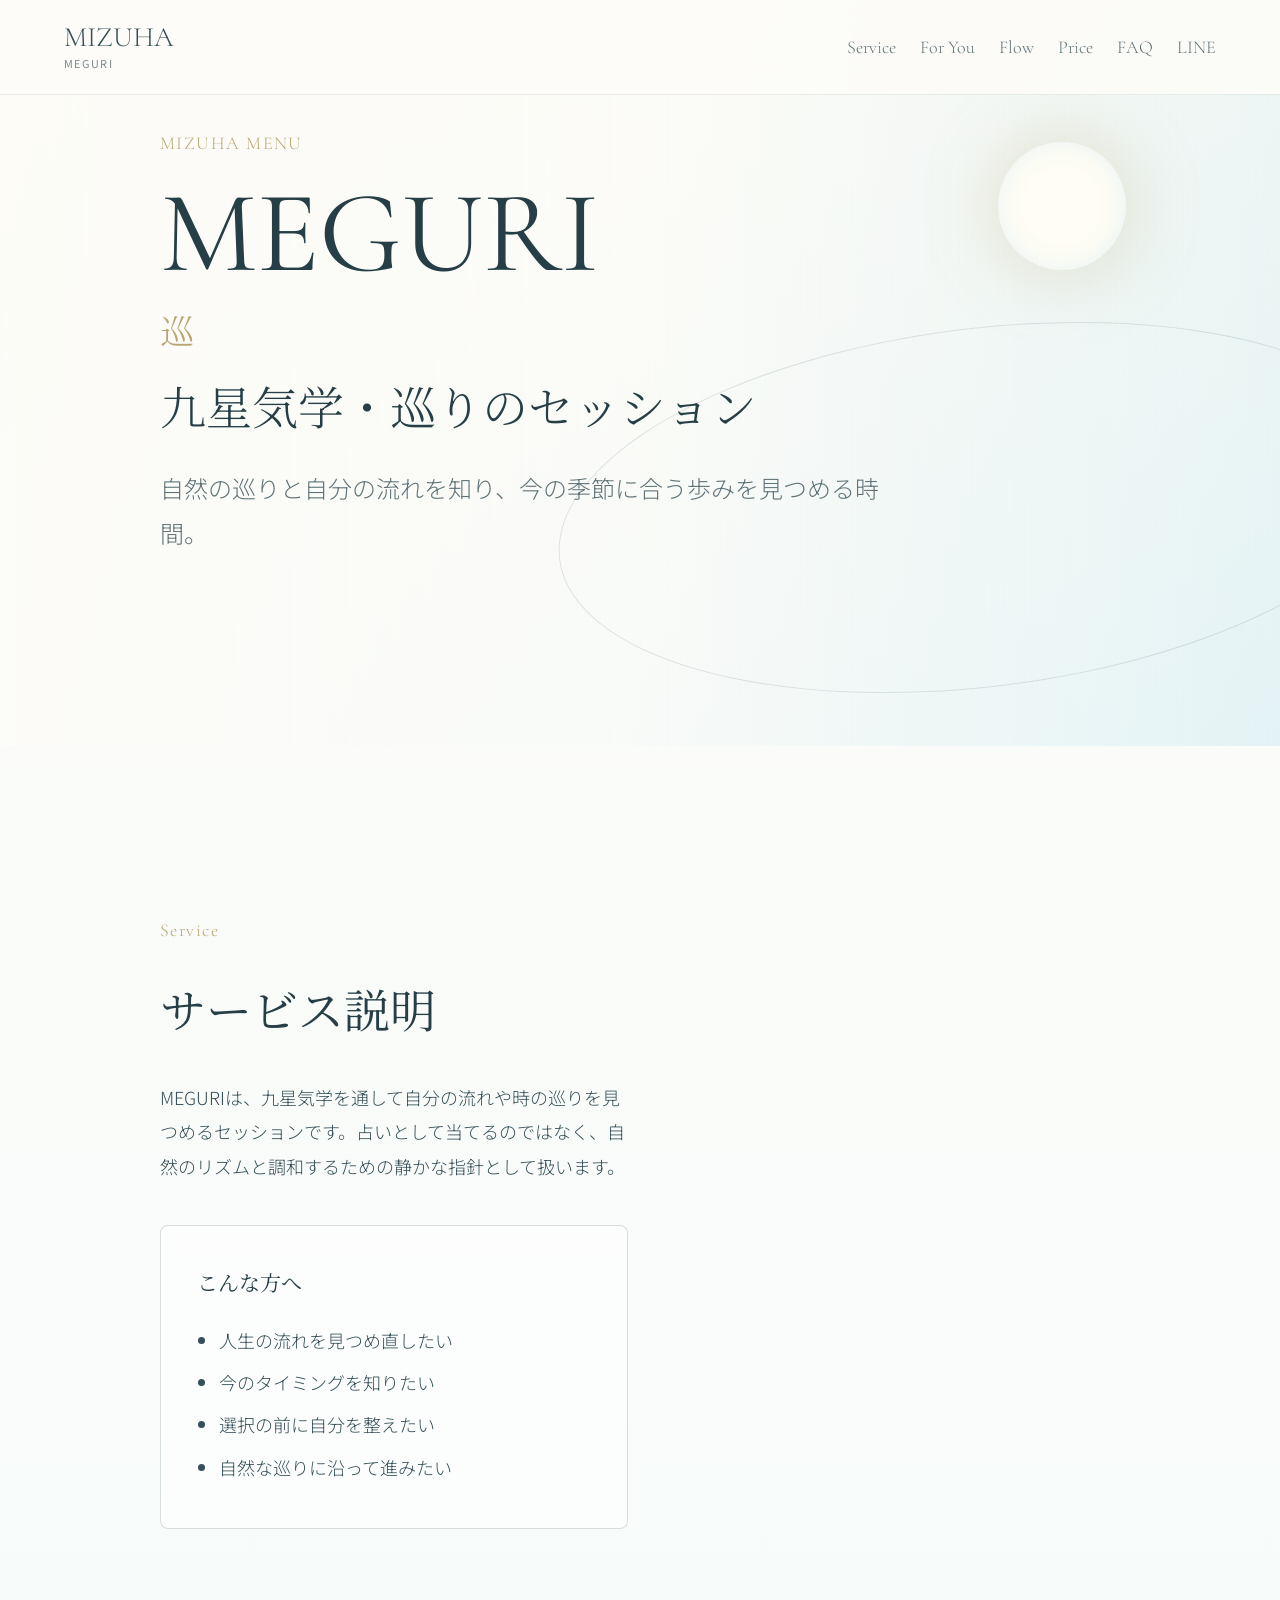
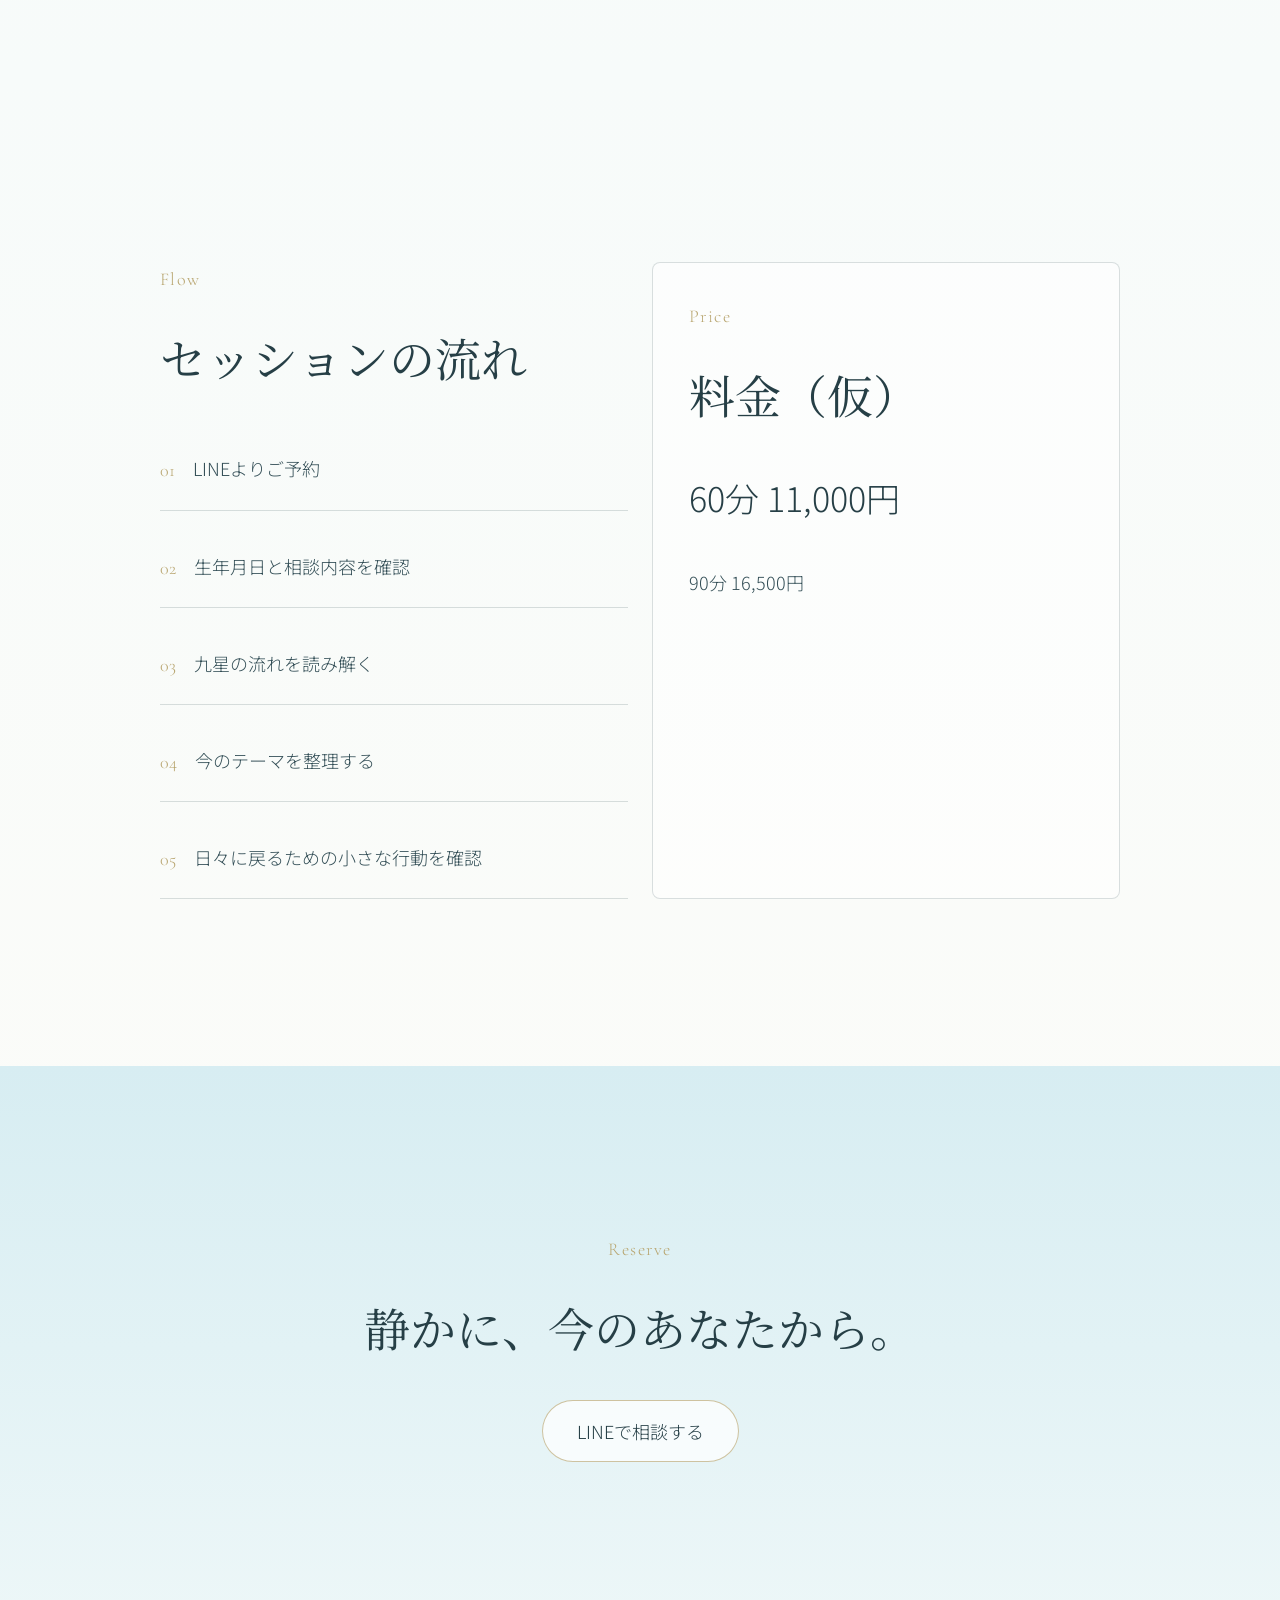
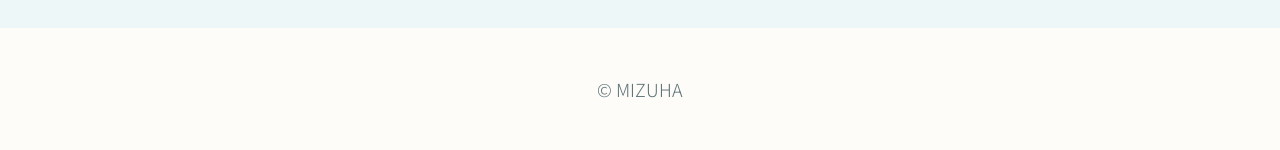
<file: meguri.html>
<!doctype html>
<html lang="ja">
  <head>
    <meta charset="utf-8" />
    <meta name="viewport" content="width=device-width, initial-scale=1" />
    <title>MEGURI | MIZUHA</title>
    <link rel="preconnect" href="https://fonts.googleapis.com" />
    <link rel="preconnect" href="https://fonts.gstatic.com" crossorigin />
    <link href="https://fonts.googleapis.com/css2?family=Cormorant+Garamond:wght@400;500;600&family=Noto+Sans+JP:wght@300;400;500&family=Noto+Serif+JP:wght@400;500;600&display=swap" rel="stylesheet" />
    <style>:root{--off:#fdfcf8;--blue:#d7edf2;--text:#344f57;--muted:#5f7378;--deep:#263f46;--gold:#b8a56f;--line:rgba(52,79,87,.18);--serif:"Noto Serif JP",serif;--latin:"Cormorant Garamond",serif;--sans:"Noto Sans JP",sans-serif}*{box-sizing:border-box}html{scroll-behavior:smooth}body{margin:0;background:linear-gradient(180deg,var(--off),#f7fbfa,var(--off));color:var(--text);font-family:var(--sans);font-size:18px;font-weight:300;line-height:1.9}a{text-decoration:none;color:inherit}.header{position:fixed;z-index:10;inset:0 0 auto;display:flex;justify-content:space-between;align-items:center;padding:22px clamp(22px,5vw,72px);background:rgba(253,252,248,.86);backdrop-filter:blur(18px);border-bottom:1px solid rgba(52,79,87,.1)}.brand{font-family:var(--latin);font-size:28px;color:var(--deep)}.nav{display:flex;gap:24px;color:var(--muted);font-family:var(--latin);font-size:18px}.hero,.section{position:relative;overflow:hidden;padding:clamp(96px,13vw,170px) clamp(22px,5vw,76px)}.hero{min-height:78svh;display:grid;align-items:center;padding-top:126px;background:linear-gradient(90deg,rgba(253,252,248,.95),rgba(253,252,248,.72),rgba(215,237,242,.34)),linear-gradient(180deg,#fbfaf4,#eaf6f7)}.hero:before{content:"";position:absolute;right:-10%;bottom:8%;width:min(70vw,850px);aspect-ratio:1/.42;border:1px solid rgba(52,79,87,.14);border-radius:50%;transform:rotate(-7deg)}.hero:after{content:"";position:absolute;right:12%;top:19%;width:128px;aspect-ratio:1;border-radius:50%;background:radial-gradient(circle,#fffdf4 0 42%,rgba(255,253,244,.65) 58%,transparent 74%);box-shadow:0 0 72px rgba(184,165,111,.34)}.inner{position:relative;z-index:2;width:min(960px,100%);margin:0 auto}.narrow{width:min(760px,100%)}.label{font-family:var(--latin);font-size:18px;letter-spacing:.08em;color:var(--gold);margin:0 0 18px}h1,h2,h3,p{margin-top:0}h1,h2,h3{font-family:var(--serif);font-weight:400;color:var(--deep)}h1{font-family:var(--latin);font-size:clamp(64px,10vw,116px);line-height:.95;margin-bottom:18px}.jp-name{margin-bottom:18px;color:var(--gold);font-family:var(--serif);font-size:clamp(23px,3vw,34px);line-height:1.4}.service-title{margin-bottom:26px;color:var(--deep);font-family:var(--serif);font-size:clamp(28px,4vw,46px);line-height:1.45}.lead{font-size:clamp(19px,2vw,24px);line-height:1.9;color:var(--muted);max-width:720px}h2{font-size:clamp(30px,4vw,46px);margin-bottom:28px}.grid{display:grid;grid-template-columns:repeat(2,minmax(0,1fr));gap:24px}.panel{padding:36px;border:1px solid var(--line);border-radius:8px;background:rgba(255,255,255,.56)}.panel ul{margin:0;padding-left:1.2em}.panel li{margin:.45em 0}.flow{counter-reset:step;display:grid;gap:16px}.flow p{counter-increment:step;margin:0;padding:22px 0;border-bottom:1px solid var(--line)}.flow p:before{content:counter(step,decimal-leading-zero);font-family:var(--latin);color:var(--gold);margin-right:18px}.price{font-size:clamp(24px,3vw,34px);color:var(--deep)}.cta{text-align:center;background:linear-gradient(180deg,var(--blue),#edf7f8)}.button{display:inline-flex;min-height:56px;align-items:center;justify-content:center;padding:13px 34px;border:1px solid rgba(184,165,111,.66);border-radius:999px;background:rgba(255,255,255,.72);color:var(--deep)}.line-qr{width:132px;height:132px;margin:28px auto 10px;padding:10px;border:1px solid rgba(52,79,87,.14);border-radius:8px;background:rgba(255,255,255,.64)}.line-qr img{display:block;width:100%;height:100%}.qr-note{margin:0;color:var(--muted);font-size:14px}.floating-line{position:fixed;right:18px;bottom:18px;z-index:40;display:none;min-height:52px;align-items:center;justify-content:center;padding:12px 20px;border:1px solid rgba(184,165,111,.68);border-radius:999px;background:rgba(253,252,248,.92);box-shadow:0 12px 32px rgba(52,79,87,.12);color:var(--deep);font-size:16px;backdrop-filter:blur(14px)}.footer{padding:44px 22px;text-align:center;color:var(--muted);background:var(--off)}@media(max-width:760px){body{font-size:17px}.nav{display:none}.hero,.section{padding:92px 23px}.hero{padding-top:118px}.grid{grid-template-columns:1fr}.panel{padding:28px}.button{width:100%;font-size:18px}.floating-line{display:inline-flex}}</style>
<style>
header a:first-of-type::after,
.brand::after,
.site-brand::after,
.site-logo::after,
.logo::after {
  content: "安心の場・調和の世界";
  display: block;
  margin-top: 0.25rem;
  font-family: var(--sans);
  font-size: 0.68rem;
  font-weight: 400;
  letter-spacing: 0.08em;
  color: rgba(79, 98, 104, 0.74);
  line-height: 1.4;
  white-space: nowrap;
}
</style>
<style>
  header a::after {
    content: none !important;
    display: none !important;
  }

  .mizuha-brand-mark::after {
    content: "安心の場・調和の世界" !important;
    display: block !important;
    display: block;
    margin-top: 0.25rem;
    font-family: var(--sans);
    font-size: 0.68rem;
    font-weight: 400;
    letter-spacing: 0.08em;
    color: rgba(79, 98, 104, 0.74);
    line-height: 1.4;
    white-space: nowrap;
  }
</style>
</head>
  <body>
    <header class="header"><a class="brand" href="mizuha.html">MIZUHA</a><nav class="nav"><a href="mizuha.html#menu">Menu</a><a href="https://lin.ee/ngiKEYW" target="_blank" rel="noopener noreferrer">LINE</a></nav></header>
    <main>
      <section class="hero"><div class="inner"><p class="label">MIZUHA MENU</p><h1>MEGURI</h1><p class="jp-name">巡</p><p class="service-title">九星気学・巡りのセッション</p><p class="lead">自然の巡りと自分の流れを知り、今の季節に合う歩みを見つめる時間。</p></div></section>
      <section class="section"><div class="inner grid"><div><p class="label">Service</p><h2>サービス説明</h2><p>MEGURIは、九星気学を通して自分の流れや時の巡りを見つめるセッションです。占いとして当てるのではなく、自然のリズムと調和するための静かな指針として扱います。</p></div><div class="panel"><h3>こんな方へ</h3><ul><li>人生の流れを見つめ直したい</li><li>今のタイミングを知りたい</li><li>選択の前に自分を整えたい</li><li>自然な巡りに沿って進みたい</li></ul></div></div></section>
      <section class="section"><div class="inner grid"><div><p class="label">Flow</p><h2>セッションの流れ</h2><div class="flow"><p>LINEよりご予約</p><p>生年月日と相談内容を確認</p><p>九星の流れを読み解く</p><p>今のテーマを整理する</p><p>日々に戻るための小さな行動を確認</p></div></div><div class="panel"><p class="label">Price</p><h2>料金（仮）</h2><p class="price">60分 11,000円</p><p>90分 16,500円</p></div></div></section>
      <section class="section cta"><div class="inner narrow"><p class="label">Reserve</p><h2>静かに、今のあなたから。</h2><a class="button" href="https://lin.ee/ngiKEYW" target="_blank" rel="noopener noreferrer">LINEで相談する</a></div></section>
    </main>
    <a class="floating-line" href="https://lin.ee/ngiKEYW" target="_blank" rel="noopener noreferrer">LINEで相談する</a>
    <footer class="footer">© MIZUHA</footer>
<script>
  (() => {
    const header = document.querySelector("header");
    if (!header || header.querySelector('a[href*="#for-you"]')) return;
    const menuLink = [...header.querySelectorAll("a")].find((link) => link.getAttribute("href")?.includes("#menu"));
    if (!menuLink) return;
    const forYou = document.createElement("a");
    forYou.href = "mizuha.html#for-you";
    forYou.textContent = "For You";
    menuLink.before(forYou);
  })();
</script>
<script>
  (() => {
    const header = document.querySelector("header");
    if (!header) return;
    const logo = [...header.querySelectorAll("a, div, span")]
      .find((el) => el.textContent.trim() === "MIZUHA");
    if (logo) logo.classList.add("mizuha-brand-mark");
  })();
</script>
<style>
  header a::after,
  header .brand::after,
  header .site-brand::after,
  header .site-logo::after,
  header .logo::after,
  header .mizuha-brand-mark::after {
    content: none !important;
    display: none !important;
  }

  .mizuha-brand-subtitle {
    display: block;
    margin-top: 0.25rem;
    font-family: var(--sans);
    font-size: 0.68rem;
    font-weight: 400;
    letter-spacing: 0.08em;
    color: rgba(79, 98, 104, 0.74);
    line-height: 1.4;
    white-space: nowrap;
  }
</style>
<script>
  (() => {
    const header = document.querySelector("header");
    if (!header) return;
    const subtitleText = "安心の場・調和の世界";
    const logo = [...header.querySelectorAll("a, div, span")]
      .find((el) => (el.childNodes[0]?.textContent || el.textContent || "").trim().startsWith("MIZUHA"));
    if (!logo) return;
    [...logo.querySelectorAll(".mizuha-brand-subtitle")].slice(1).forEach((el) => el.remove());
    [...logo.childNodes].forEach((node) => {
      if (node.nodeType === Node.TEXT_NODE && node.textContent.includes(subtitleText)) {
        node.textContent = node.textContent.replace(subtitleText, "").trim();
      }
    });
    if (!logo.querySelector(".mizuha-brand-subtitle")) {
      const small = document.createElement("small");
      small.className = "mizuha-brand-subtitle";
      small.textContent = subtitleText;
      logo.appendChild(small);
    }
  })();
</script>
</body>
<style>
  header *::after {
    content: none !important;
    display: none !important;
  }

  header .mizuha-brand-subtitle {
    display: block !important;
    margin-top: 0.25rem;
    font-family: var(--sans);
    font-size: 0.68rem;
    font-weight: 400;
    letter-spacing: 0.08em;
    color: rgba(79, 98, 104, 0.74);
    line-height: 1.4;
    white-space: nowrap;
  }
</style>
<script>
  (() => {
    const header = document.querySelector("header");
    if (!header) return;
    const subtitleText = "安心の場・調和の世界";
    const compact = (value) => (value || "").replace(/\s+/g, "").trim();
    const logo = [...header.querySelectorAll("a, div, span")]
      .find((el) => compact(el.childNodes[0]?.textContent || el.textContent).startsWith("MIZUHA"));
    if (!logo) return;
    header.querySelectorAll(".mizuha-brand-subtitle").forEach((el) => el.remove());
    [...logo.childNodes].forEach((node) => {
      if (node.nodeType === Node.TEXT_NODE && node.textContent.includes(subtitleText)) {
        node.textContent = node.textContent.replaceAll(subtitleText, "").trim();
      }
    });
    const small = document.createElement("small");
    small.className = "mizuha-brand-subtitle";
    small.textContent = subtitleText;
    logo.appendChild(small);
  })();
</script>
<style>
  header *::after {
    content: none !important;
    display: none !important;
  }

  header .mizuha-current-service {
    display: block !important;
    margin-top: 0.25rem;
    font-family: var(--sans);
    font-size: 0.68rem;
    font-weight: 400;
    letter-spacing: 0.12em;
    color: rgba(79, 98, 104, 0.74);
    line-height: 1.4;
    white-space: nowrap;
  }
</style>
<script>
  (() => {
    const serviceName = "MEGURI";
    const header = document.querySelector("header");
    if (!header) return;
    const compact = (value) => (value || "").replace(/\s+/g, "").trim();
    const logo = [...header.querySelectorAll("a, div, span")]
      .find((el) => compact(el.childNodes[0]?.textContent || el.textContent).startsWith("MIZUHA"));
    if (!logo) return;
    header.querySelectorAll(".mizuha-brand-subtitle, .mizuha-current-service").forEach((el) => el.remove());
    [...logo.childNodes].forEach((node) => {
      if (node.nodeType === Node.TEXT_NODE) node.textContent = node.textContent.replaceAll("安心の場・調和の世界", "").replaceAll(serviceName, "").trim() || "MIZUHA";
    });
    if (logo.tagName.toLowerCase() === "a") logo.href = "mizuha.html";
    const small = document.createElement("small");
    small.className = "mizuha-current-service";
    small.textContent = serviceName;
    logo.appendChild(small);
  })();
</script>
<style>
  header *::after {
    content: none !important;
    display: none !important;
  }

  header .mizuha-logo-clean {
    display: inline-flex !important;
    flex-direction: column !important;
    align-items: flex-start !important;
    gap: 0.22rem !important;
    text-decoration: none !important;
    color: inherit !important;
    line-height: 1.1 !important;
  }

  header .mizuha-logo-clean span {
    display: block !important;
  }

  header .mizuha-logo-clean small {
    display: block !important;
    font-family: var(--sans);
    font-size: 0.68rem;
    font-weight: 400;
    letter-spacing: 0.12em;
    color: rgba(79, 98, 104, 0.74);
    line-height: 1.4;
    white-space: nowrap;
  }
</style>
<script>
  (() => {
    const header = document.querySelector("header");
    if (!header) return;
    const compact = (value) => (value || "").replace(/\s+/g, "").trim();
    const oldLogo = [...header.querySelectorAll("a, div, span")]
      .find((el) => compact(el.textContent).startsWith("MIZUHA"));
    if (!oldLogo) return;
    const logo = document.createElement("a");
    logo.href = "mizuha.html";
    logo.className = `${oldLogo.className || ""} mizuha-logo-clean`.trim();
    logo.innerHTML = `<span>MIZUHA</span><small>MEGURI</small>`;
    oldLogo.replaceWith(logo);
  })();
</script>
<script>
  (() => {
    const setupServiceNav = () => {
      const header = document.querySelector("header");
      const nav = header?.querySelector("nav");
      if (!header || !nav) return;

      const items = [
        ["service-nav-service", "サービス説明", "Service"],
        ["service-nav-for-you", "こんな方へ", "For You"],
        ["service-nav-flow", "セッションの流れ", "Flow"],
        ["service-nav-price", "料金", "Price"],
        ["service-nav-faq", "よくある質問", "FAQ"],
      ];

      const compact = (value) => (value || "").replace(/\s+/g, "").trim();
      const findHeading = (label) => {
        const wanted = compact(label);
        return [...document.querySelectorAll("h1,h2,h3,h4,p,div,span")]
          .find((el) => compact(el.textContent) === wanted || compact(el.textContent).startsWith(wanted));
      };

      items.forEach(([id, label]) => {
        document.querySelectorAll(`#${id}`).forEach((el) => el.removeAttribute("id"));
        const heading = findHeading(label);
        if (!heading) return;
        const target = heading.closest("section") || heading.parentElement || heading;
        target.id = id;
        target.style.scrollMarginTop = "150px";
      });

      nav.innerHTML = items
        .map(([id, , label]) => `<a href="#${id}">${label}</a>`)
        .join("") + `<a class="line-link" href="https://lin.ee/ngiKEYW" target="_blank" rel="noopener noreferrer">LINE</a>`;
    };

    setupServiceNav();
    document.addEventListener("DOMContentLoaded", setupServiceNav);
    window.addEventListener("load", setupServiceNav);
    setTimeout(setupServiceNav, 300);
  })();
</script>
<script>
  (() => {
    const setupStableServiceNav = () => {
      const header = document.querySelector("header");
      const nav = header?.querySelector("nav");
      if (!header || !nav) return;

      const items = [
        ["stable-service", ["サービス説明"], "Service"],
        ["stable-for-you", ["こんな方へ"], "For You"],
        ["stable-flow", ["巡りを整える5つのステップ", "セッションの流れ"], "Flow"],
        ["stable-price", ["料金のご案内", "料金"], "Price"],
        ["stable-faq", ["よくある質問"], "FAQ"],
      ];

      const compact = (value) => (value || "").replace(/\s+/g, "").trim();
      const findHeading = (labels) => {
        const wanted = labels.map(compact);
        const headings = [...document.querySelectorAll("h1,h2,h3,h4,.section-title,.section-kicker,p,div,span,strong")];
        return headings.find((el) => {
          if (el.closest("header")) return false;
          const text = compact(el.textContent);
          return wanted.some((label) => text === label || text.startsWith(label));
        });
      };

      items.forEach(([id, labels]) => {
        document.querySelectorAll(`[data-stable-anchor="${id}"]`).forEach((el) => el.remove());
        const heading = findHeading(labels);
        if (!heading) return;
        const anchor = document.createElement("span");
        anchor.id = id;
        anchor.dataset.stableAnchor = id;
        anchor.setAttribute("aria-hidden", "true");
        anchor.style.display = "block";
        anchor.style.height = "1px";
        anchor.style.marginTop = "-1px";
        heading.parentNode.insertBefore(anchor, heading);
      });

      nav.innerHTML = items
        .map(([id, , label]) => `<a href="#${id}">${label}</a>`)
        .join("") + `<a class="line-link" href="https://lin.ee/ngiKEYW" target="_blank" rel="noopener noreferrer">LINE</a>`;

      header.querySelectorAll('a[href^="#"]').forEach((link) => {
        link.addEventListener("click", (event) => {
          const target = document.querySelector(link.getAttribute("href"));
          if (!target) return;
          event.preventDefault();
          event.stopImmediatePropagation();
          const headerHeight = header.getBoundingClientRect().height || 92;
          const y = target.getBoundingClientRect().top + window.scrollY - headerHeight - 72;
          window.scrollTo({ top: Math.max(0, y), behavior: "smooth" });
          history.replaceState(null, "", link.getAttribute("href"));
        }, true);
      });
    };

    setupStableServiceNav();
    document.addEventListener("DOMContentLoaded", setupStableServiceNav);
    window.addEventListener("load", setupStableServiceNav);
    setTimeout(setupStableServiceNav, 200);
    setTimeout(setupStableServiceNav, 700);
  })();
</script>
</html>
</file>
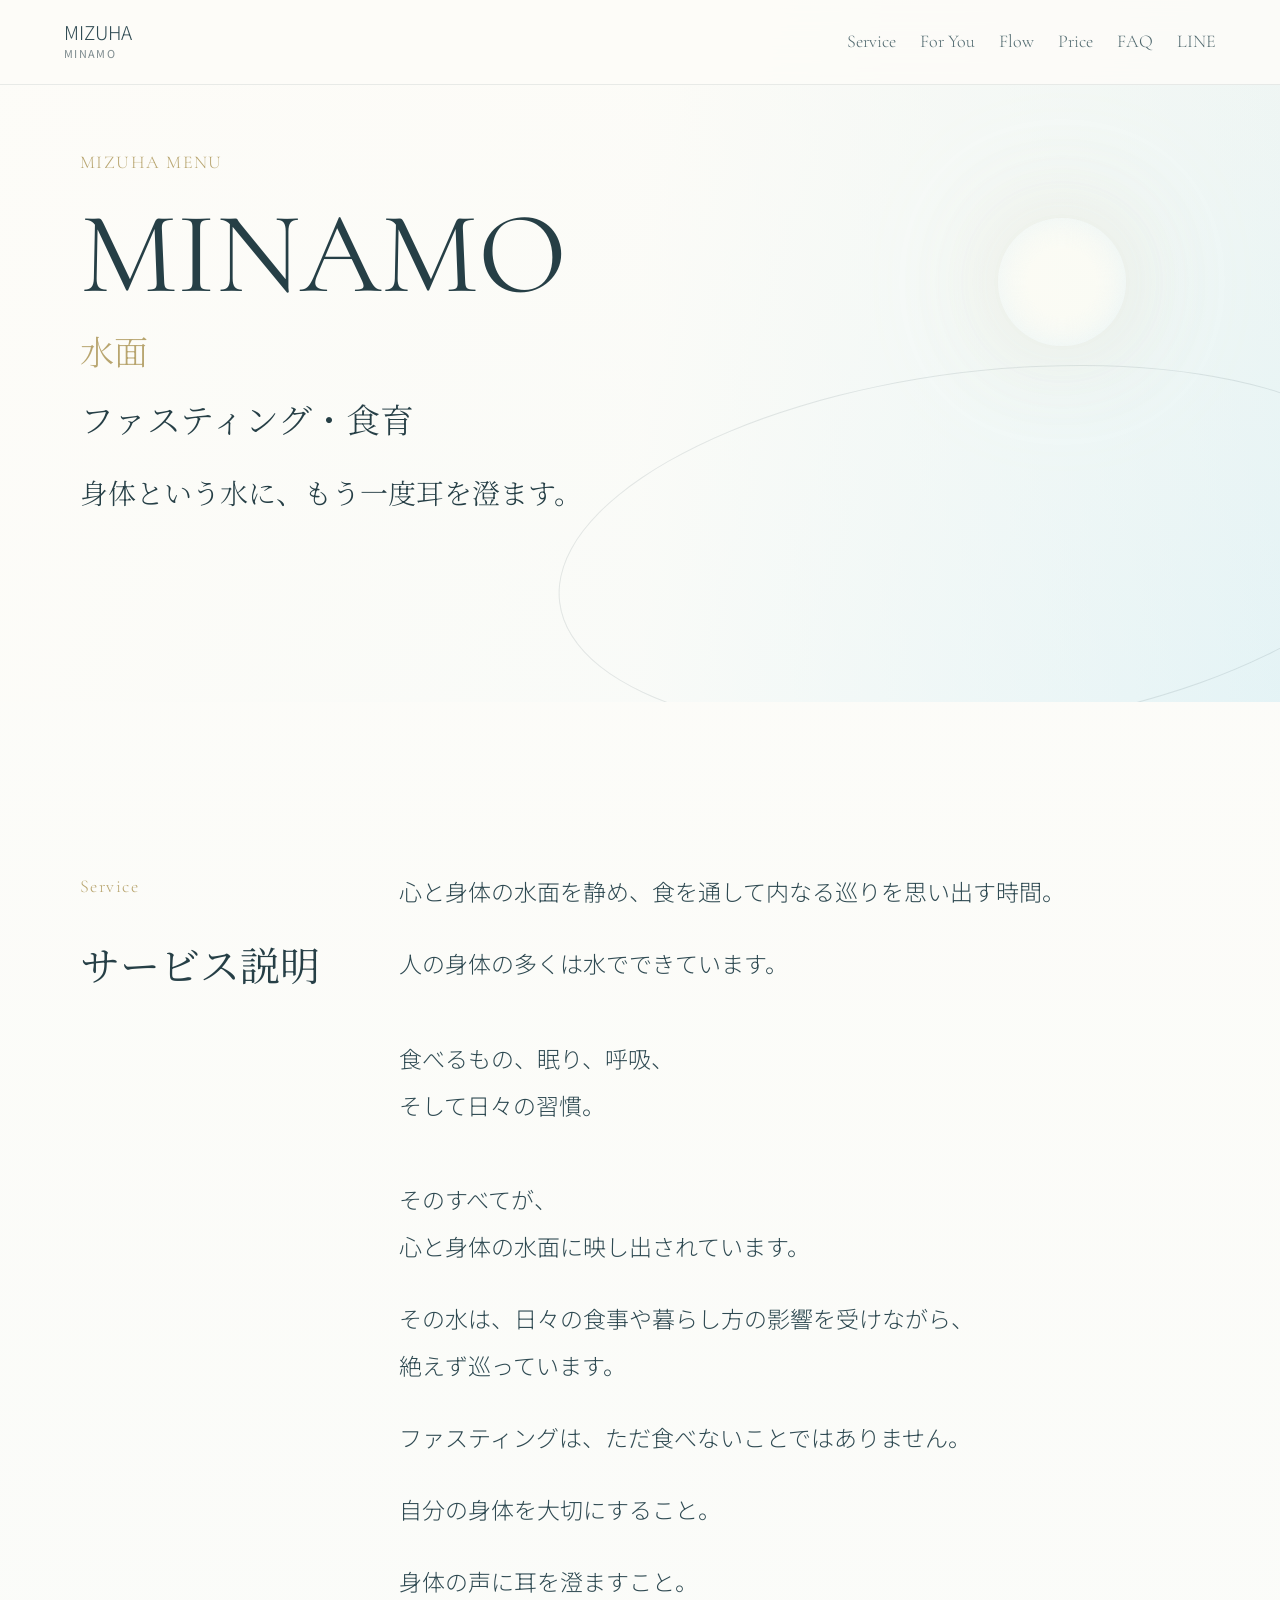
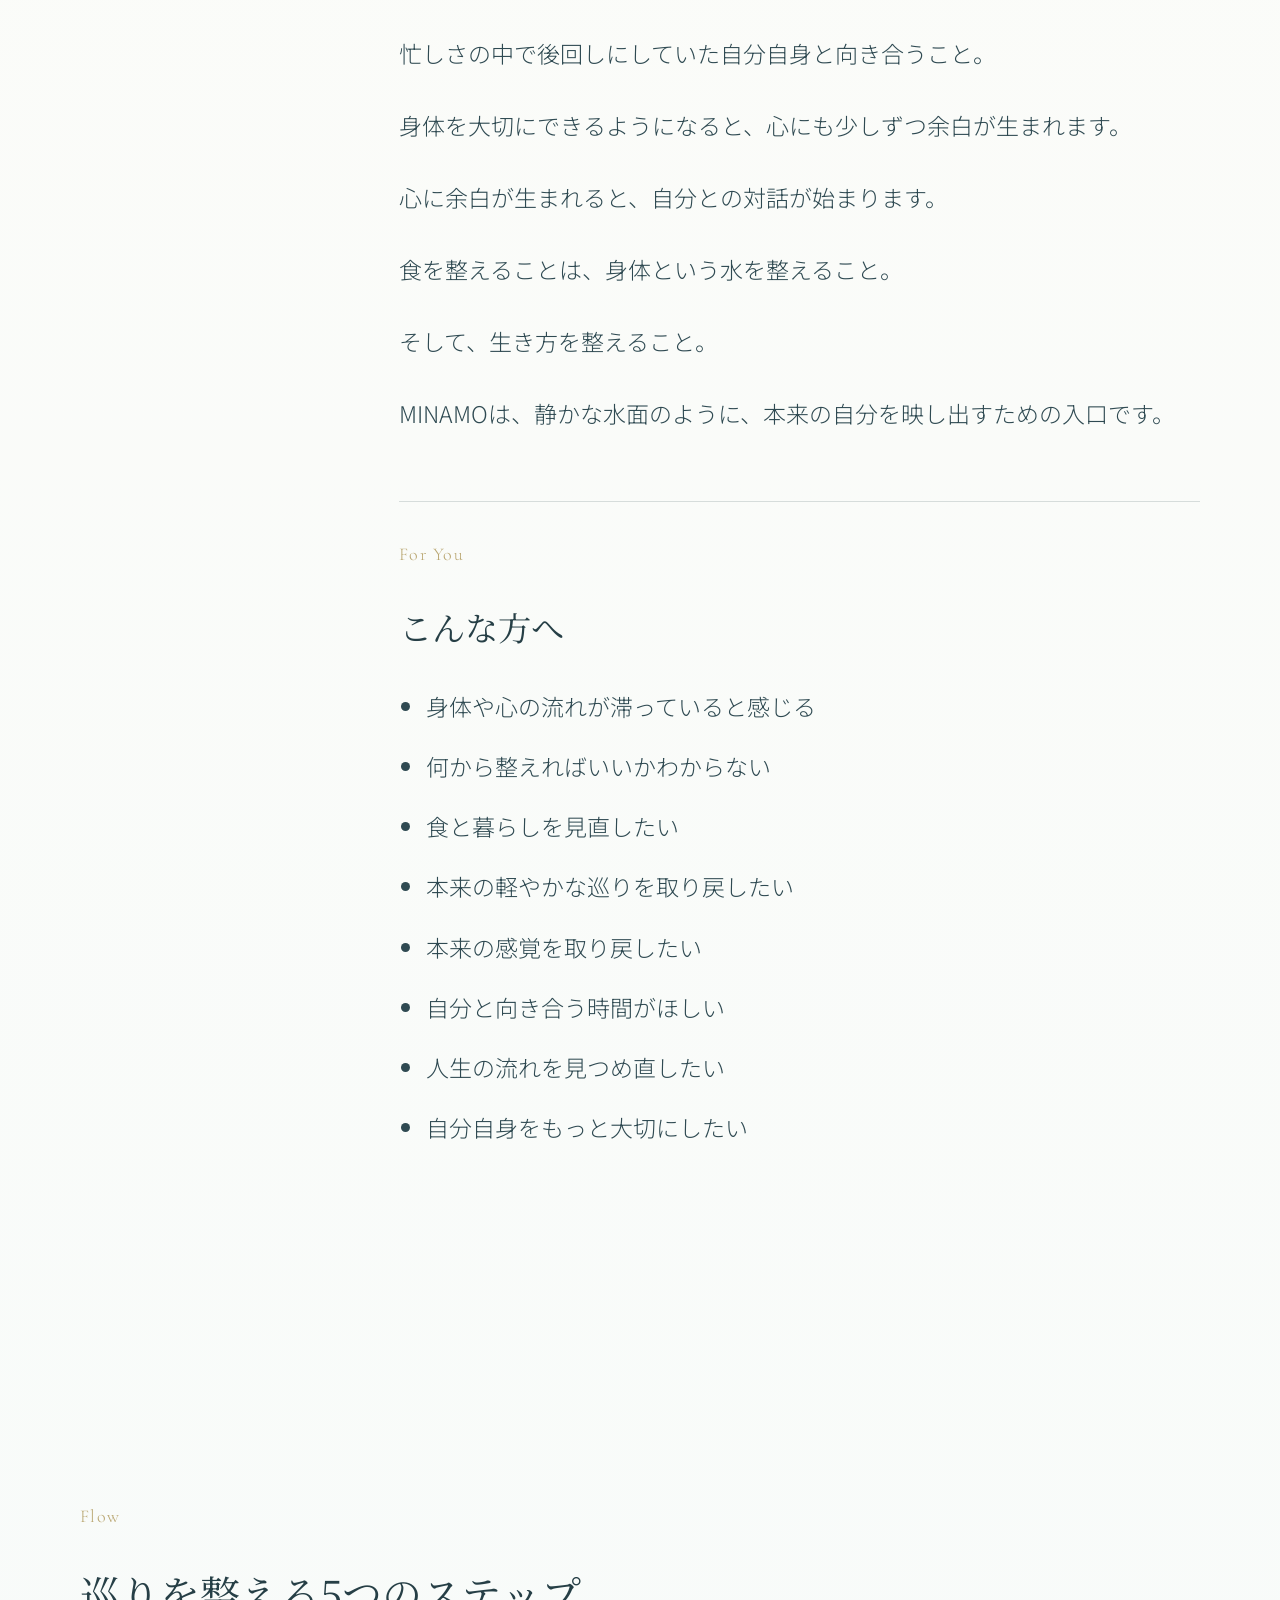
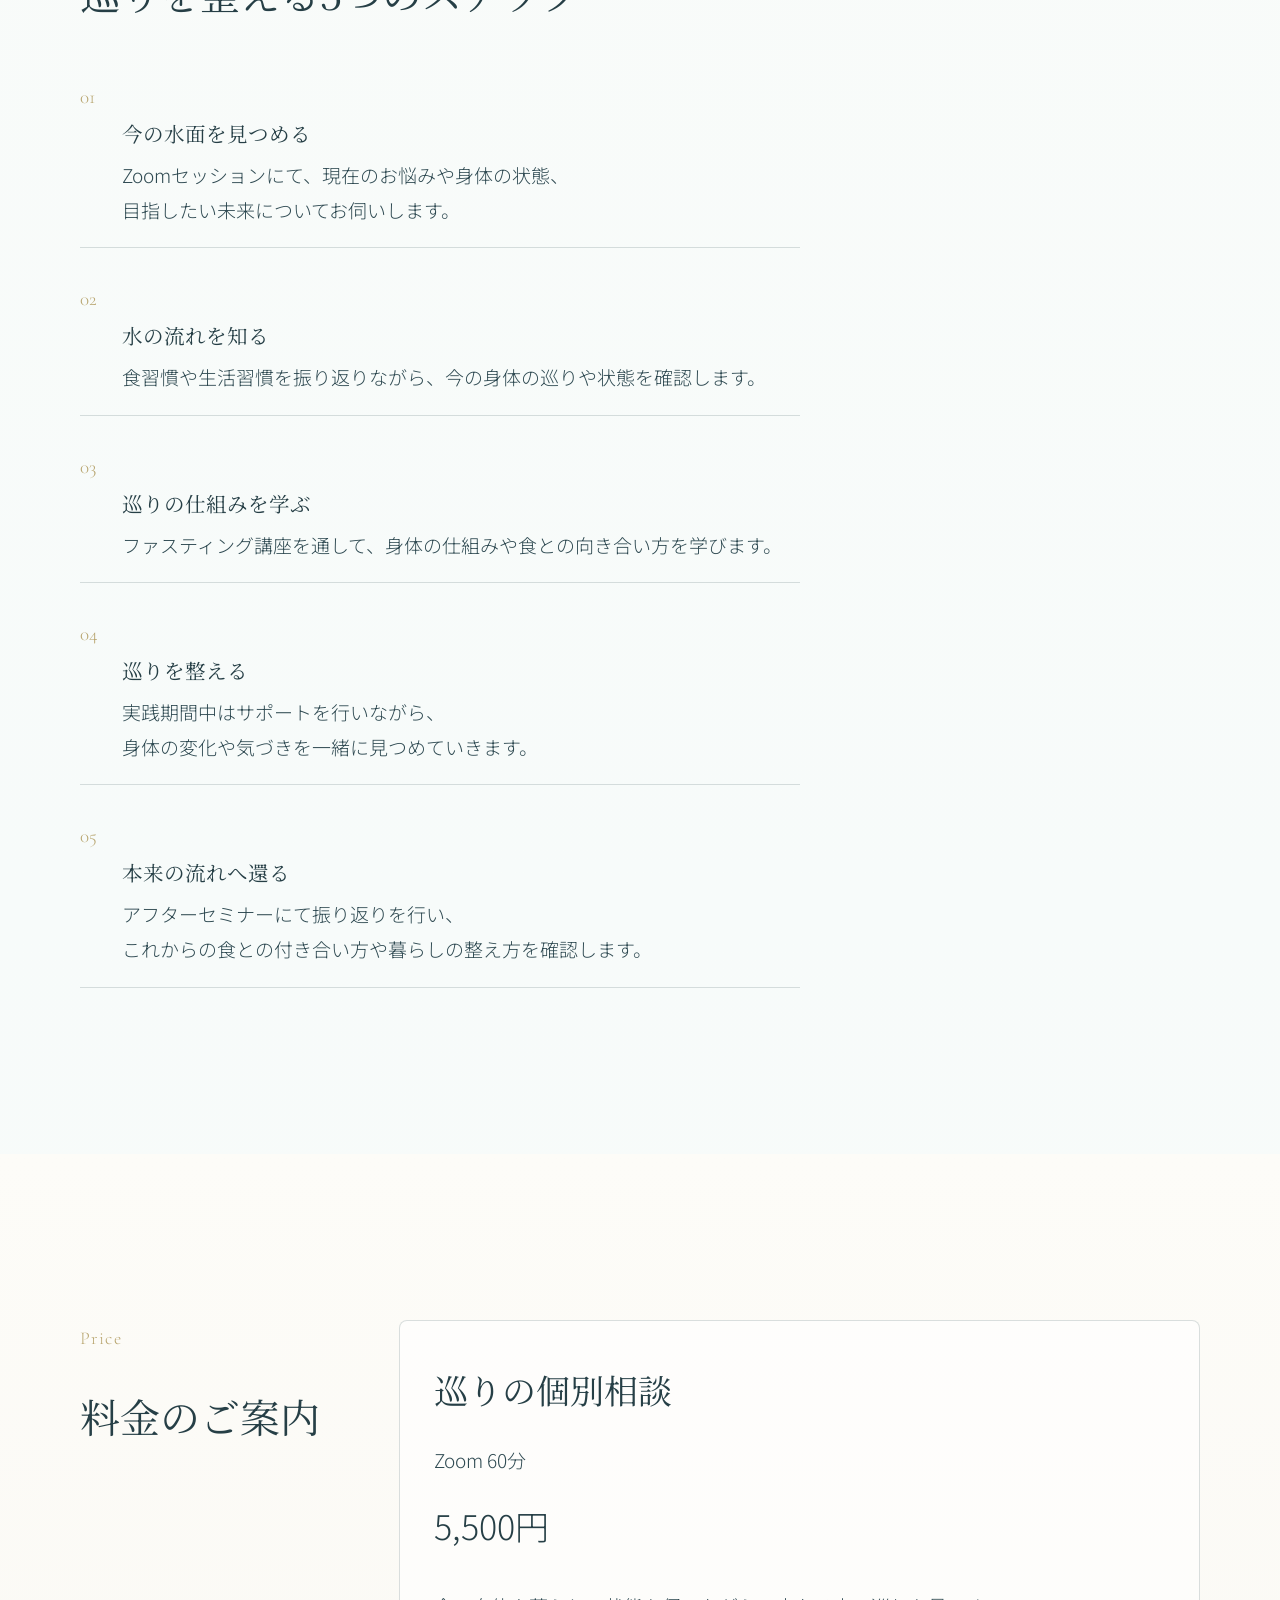
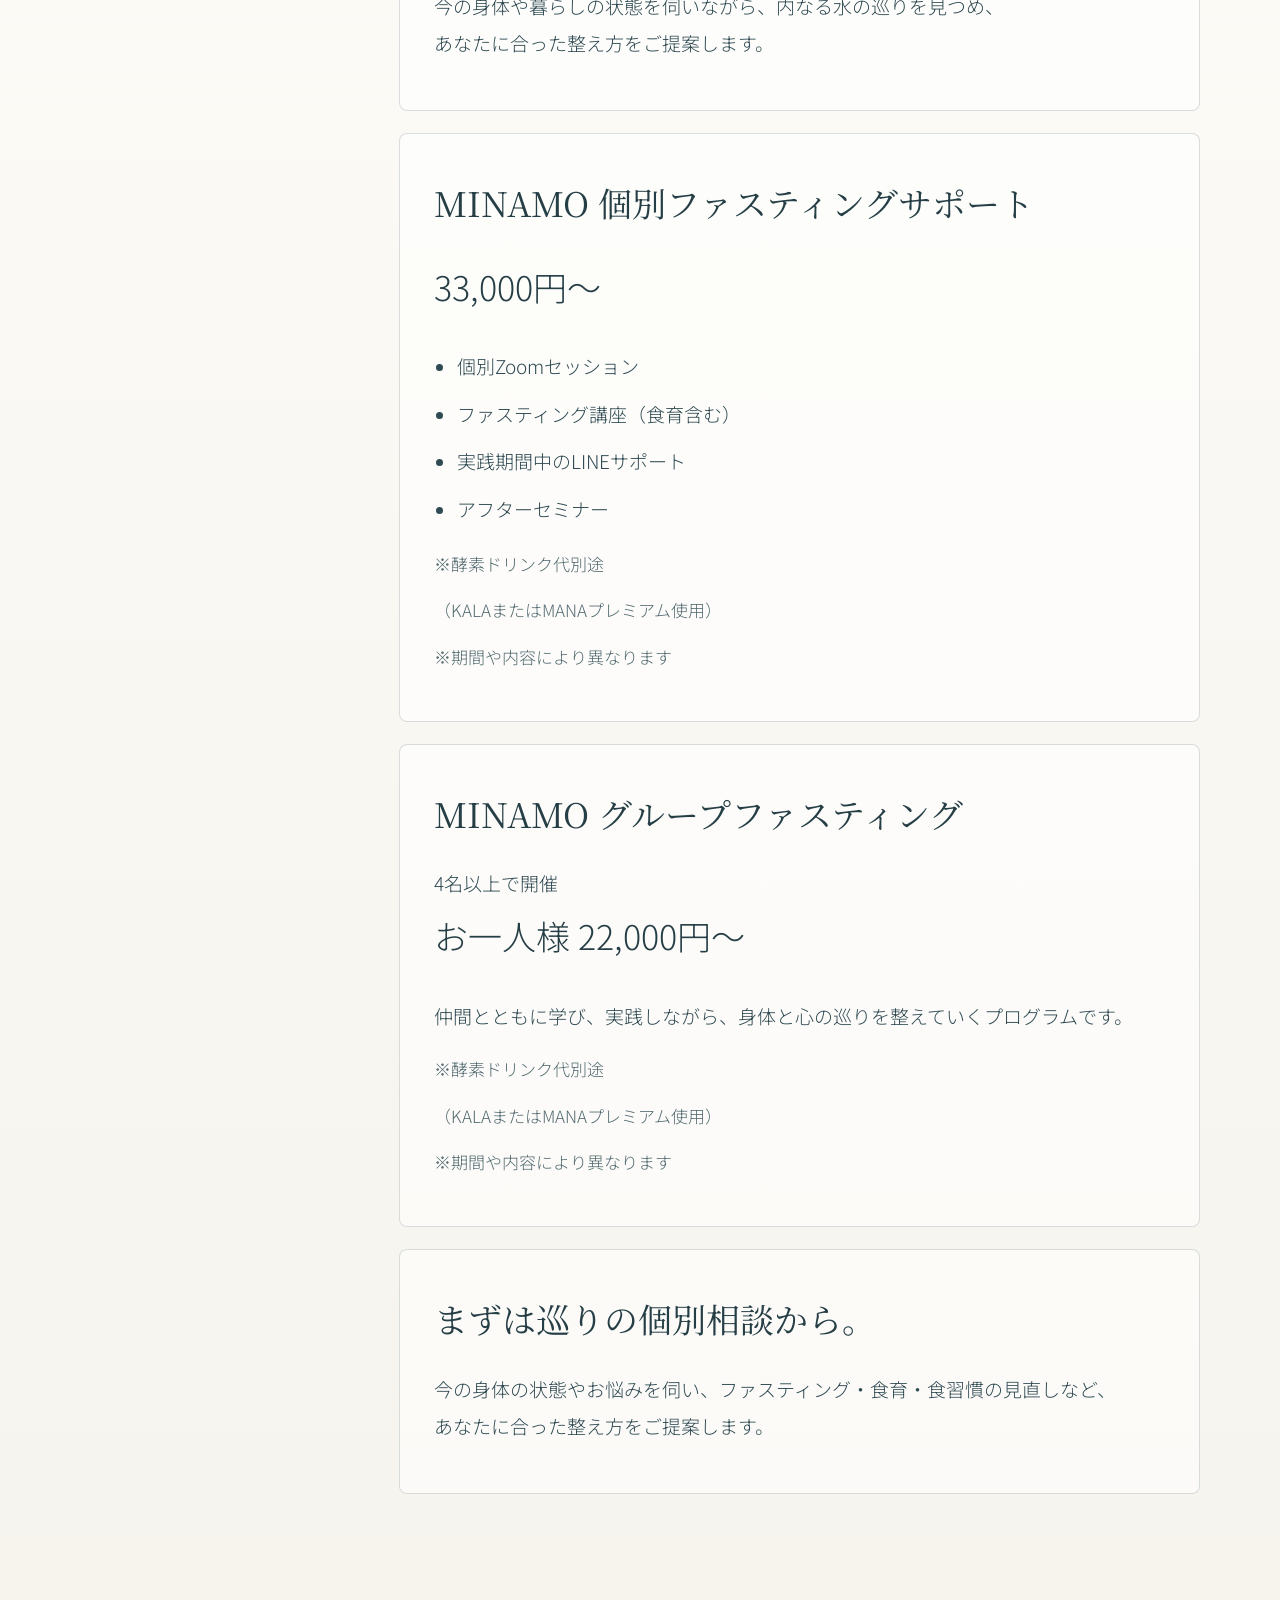
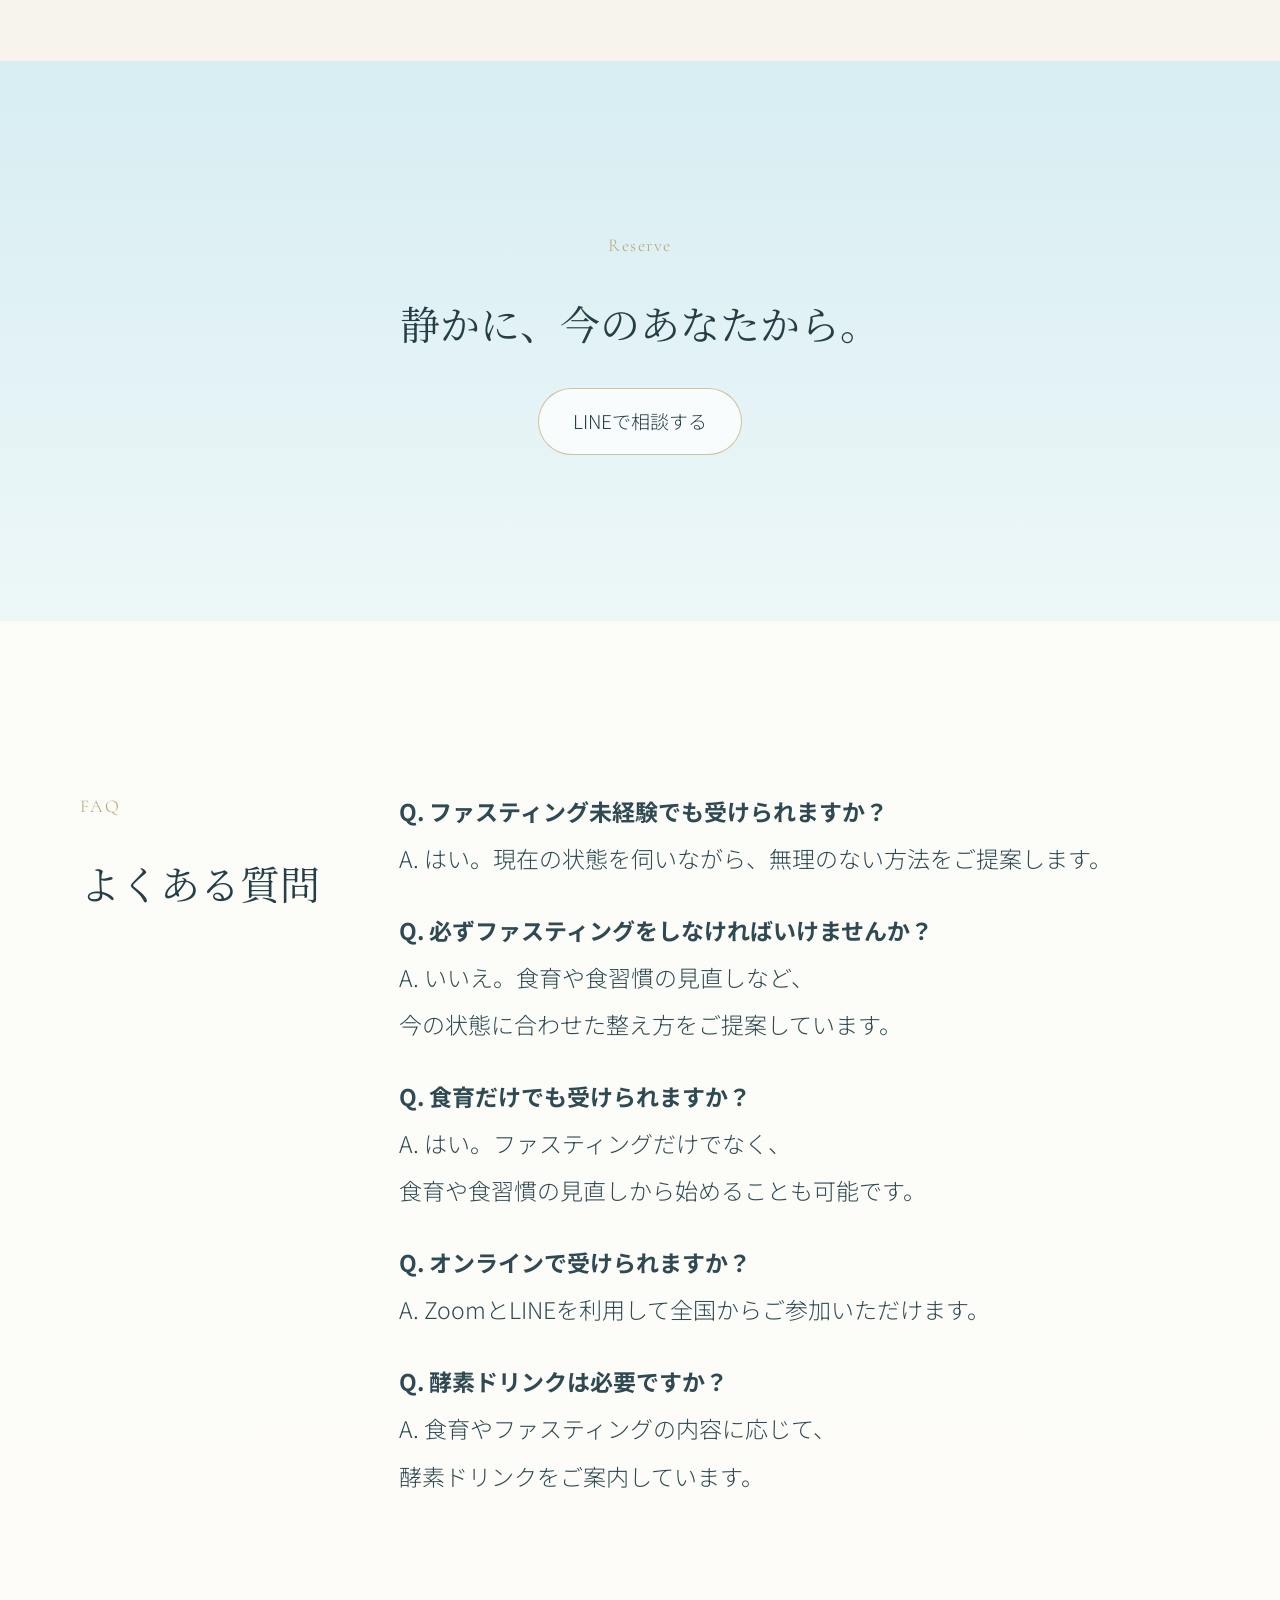
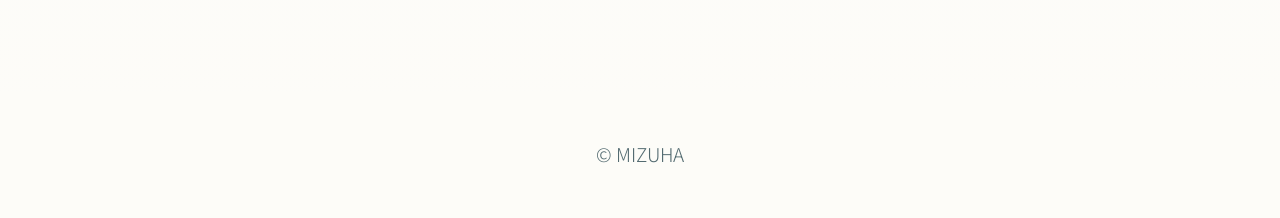
<file: minamo.html>
<!doctype html>
<html lang="ja">
  <head>
    <meta charset="utf-8" />
    <meta name="viewport" content="width=device-width, initial-scale=1" />
    <title>MINAMO | MIZUHA</title>
    <link rel="preconnect" href="https://fonts.googleapis.com" />
    <link rel="preconnect" href="https://fonts.gstatic.com" crossorigin />
    <link href="https://fonts.googleapis.com/css2?family=Cormorant+Garamond:wght@400;500;600&family=Noto+Sans+JP:wght@300;400;500&family=Noto+Serif+JP:wght@400;500;600&display=swap" rel="stylesheet" />
    <style>
      :root{--off:#fdfcf8;--beige:#f4f0e8;--blue:#d7edf2;--text:#2f4a52;--muted:#526a70;--deep:#263f46;--gold:#b8a56f;--line:rgba(52,79,87,.18);--serif:"Noto Serif JP",serif;--latin:"Cormorant Garamond",serif;--sans:"Noto Sans JP",sans-serif}*{box-sizing:border-box}html{scroll-behavior:smooth}body{margin:0;background:linear-gradient(180deg,var(--off),#f7fbfa,var(--off));color:var(--text);font-family:var(--sans);font-size:19px;font-weight:300;line-height:2.05}a{text-decoration:none;color:inherit}.header{position:fixed;z-index:10;inset:0 0 auto;display:flex;justify-content:space-between;align-items:center;padding:22px clamp(22px,5vw,72px);background:rgba(253,252,248,.86);backdrop-filter:blur(18px);border-bottom:1px solid rgba(52,79,87,.1)}.brand{font-family:var(--latin);font-size:34px;color:var(--deep);line-height:1}.nav{display:flex;gap:24px;color:var(--muted);font-family:var(--latin);font-size:18px}.hero,.section{position:relative;overflow:hidden;padding:clamp(96px,13vw,170px) clamp(22px,5vw,76px)}.hero{min-height:78svh;display:grid;align-items:center;padding-top:126px;background:linear-gradient(90deg,rgba(253,252,248,.96),rgba(253,252,248,.78),rgba(215,237,242,.3)),linear-gradient(180deg,#fbfaf4,#eaf6f7)}.hero:before{content:"";position:absolute;right:-10%;bottom:-4%;width:min(70vw,850px);aspect-ratio:1/.42;border:1px solid rgba(52,79,87,.12);border-radius:50%;transform:rotate(-7deg)}.hero:after{content:"";position:absolute;right:12%;top:31%;width:128px;aspect-ratio:1;border-radius:50%;background:radial-gradient(circle,rgba(255,253,244,.88) 0 38%,rgba(255,253,244,.58) 56%,transparent 76%);box-shadow:0 0 104px rgba(184,165,111,.24),0 0 170px rgba(255,253,244,.38);opacity:.78}.inner{position:relative;z-index:2;width:min(1120px,100%);margin:0 auto}.narrow{width:min(760px,100%)}.label{font-family:var(--latin);font-size:18px;letter-spacing:.08em;color:var(--gold);margin:0 0 18px}h1,h2,h3,p{margin-top:0}h1,h2,h3{font-family:var(--serif);font-weight:400;color:var(--deep)}h1{font-family:var(--latin);font-size:clamp(64px,10vw,116px);line-height:.95;margin-bottom:18px}.jp-name{margin-bottom:18px;color:var(--gold);font-family:var(--serif);font-size:clamp(23px,3vw,34px);line-height:1.4}.service-title{margin-bottom:22px;color:var(--deep);font-family:var(--serif);font-size:clamp(24px,3vw,34px);line-height:1.55}.catch-copy{margin-bottom:0;color:var(--deep);font-family:var(--serif);font-size:clamp(21px,2.4vw,28px);line-height:1.8}.lead{font-size:clamp(19px,2vw,22px);line-height:2.15;color:var(--text);max-width:720px}.service-copy{max-width:860px;color:var(--text);font-size:clamp(20px,1.9vw,23px);line-height:2.05;word-break:keep-all;overflow-wrap:break-word}.service-copy p{margin-bottom:1.08em}.for-you-inline{margin-top:clamp(44px,6vw,64px);padding-top:34px;border-top:1px solid var(--line)}.for-you-inline h3{margin-bottom:22px;font-size:clamp(24px,2.6vw,34px)}.for-you-inline ul{margin:0;padding-left:1.2em}.for-you-inline li{margin:.62em 0;line-height:2}h2{font-size:clamp(26px,3.3vw,40px);margin-bottom:24px}.grid{display:grid;grid-template-columns:repeat(2,minmax(0,1fr));gap:24px}.service-grid{grid-template-columns:minmax(200px,.42fr) minmax(0,1.32fr);gap:clamp(34px,5vw,64px);align-items:start}.flow-grid{grid-template-columns:minmax(0,1.35fr) minmax(280px,.65fr);gap:clamp(30px,4.5vw,54px);align-items:start}.panel{padding:36px;border:1px solid var(--line);border-radius:8px;background:rgba(255,255,255,.56);word-break:keep-all;overflow-wrap:break-word}.panel ul{margin:0;padding-left:1.2em}.panel li{margin:.65em 0;line-height:2}.flow{counter-reset:step;display:grid;gap:12px}.flow p{counter-increment:step;margin:0;padding:20px 0;border-bottom:1px solid var(--line);line-height:1.82;word-break:keep-all;overflow-wrap:break-word}.flow p:before{content:counter(step,decimal-leading-zero);display:inline-block;min-width:42px;font-family:var(--latin);color:var(--gold)}.flow strong{display:block;margin:0 0 6px 42px;color:var(--deep);font-family:var(--serif);font-weight:400;font-size:1.08em}.flow-text{display:block;margin-left:42px;max-width:760px}.price-section{background:linear-gradient(180deg,var(--off),rgba(244,240,232,.7))}.price-list{display:grid;gap:22px}.price-card{padding:34px;border:1px solid var(--line);border-radius:8px;background:rgba(255,255,255,.58);word-break:keep-all;overflow-wrap:break-word}.price-card h3{margin-bottom:16px;font-size:clamp(24px,2.7vw,34px)}.price-card p{margin-bottom:.8em;line-height:1.95}.price-card .compact{margin-bottom:.1em}.price{font-size:clamp(24px,3vw,34px);color:var(--deep)}.price-notes{margin-top:18px;color:var(--muted);font-size:17px}.price-card ul{margin:18px 0 0;padding-left:1.2em}.price-card li{margin:.45em 0}.cta{text-align:center;background:linear-gradient(180deg,var(--blue),#edf7f8)}.button{display:inline-flex;min-height:56px;align-items:center;justify-content:center;padding:13px 34px;border:1px solid rgba(184,165,111,.66);border-radius:999px;background:rgba(255,255,255,.72);color:var(--deep)}.line-qr{width:132px;height:132px;margin:28px auto 10px;padding:10px;border:1px solid rgba(52,79,87,.14);border-radius:8px;background:rgba(255,255,255,.64)}.line-qr img{display:block;width:100%;height:100%}.qr-note{margin:0;color:var(--muted);font-size:14px}.floating-line{position:fixed;right:18px;bottom:18px;z-index:40;display:none;min-height:52px;align-items:center;justify-content:center;padding:12px 20px;border:1px solid rgba(184,165,111,.68);border-radius:999px;background:rgba(253,252,248,.92);box-shadow:0 12px 32px rgba(52,79,87,.12);color:var(--deep);font-size:16px;backdrop-filter:blur(14px)}.footer{padding:44px 22px;text-align:center;color:var(--muted);background:var(--off)}@media(max-width:760px){body{font-size:18px;line-height:2}.brand{font-size:31px}.nav{display:none}.hero,.section{padding:92px 23px}.hero{padding-top:118px}.hero:after{top:33%;right:4%;opacity:.68}.hero:before{bottom:-2%}.grid,.service-grid,.flow-grid{grid-template-columns:1fr}.panel,.price-card{padding:28px}.catch-copy{font-size:20px;line-height:1.9}.lead{font-size:18px;line-height:2.08}.service-copy{font-size:19px;line-height:2.02;word-break:normal}.flow p{line-height:1.9;word-break:normal}.flow strong,.flow-text{margin-left:38px}.flow p:before{min-width:38px}.for-you-inline{margin-top:38px;padding-top:28px}.button{width:100%;font-size:18px}.floating-line{display:inline-flex}}    </style>
<style>
header a:first-of-type::after,
.brand::after,
.site-brand::after,
.site-logo::after,
.logo::after {
  content: "安心の場・調和の世界";
  display: block;
  margin-top: 0.25rem;
  font-family: var(--sans);
  font-size: 0.68rem;
  font-weight: 400;
  letter-spacing: 0.08em;
  color: rgba(79, 98, 104, 0.74);
  line-height: 1.4;
  white-space: nowrap;
}
</style>
<style>
  header a::after {
    content: none !important;
    display: none !important;
  }

  .mizuha-brand-mark::after {
    content: "安心の場・調和の世界" !important;
    display: block !important;
    display: block;
    margin-top: 0.25rem;
    font-family: var(--sans);
    font-size: 0.68rem;
    font-weight: 400;
    letter-spacing: 0.08em;
    color: rgba(79, 98, 104, 0.74);
    line-height: 1.4;
    white-space: nowrap;
  }
</style>
</head>
  <body>
    <header class="header"><a class="brand" href="mizuha.html">MIZUHA</a><nav class="nav"><a href="mizuha.html#menu">Menu</a><a href="https://lin.ee/ngiKEYW" target="_blank" rel="noopener noreferrer">LINE</a></nav></header>
    <main>
      <section class="hero"><div class="inner"><p class="label">MIZUHA MENU</p><h1>MINAMO</h1><p class="jp-name">水面</p><p class="service-title">ファスティング・食育</p><p class="catch-copy">身体という水に、もう一度耳を澄ます。</p></div></section>
      <section class="section"><div class="inner grid service-grid"><div><p class="label">Service</p><h2>サービス説明</h2></div><div class="service-copy"><p>心と身体の水面を静め、食を通して内なる巡りを思い出す時間。</p><p>人の身体の大部分は、水でできています。</p><p>その水は、日々の食事や暮らし方の影響を受けながら、絶えず巡っています。</p><p>ファスティングは、ただ食べないことではありません。</p><p>自分の身体を大切にすること。</p><p>身体の声に耳を澄ますこと。</p><p>忙しさの中で後回しにしていた自分自身と向き合うこと。</p><p>身体を大切にできるようになると、心にも少しずつ余白が生まれます。</p><p>心に余白が生まれると、自分との対話が始まります。</p><p>食を整えることは、身体という水を整えること。</p><p>そして、生き方を整えること。</p><p>MINAMOは、静かな水面のように、本来の自分を映し出すための入口です。</p><div class="for-you-inline"><p class="label">For You</p><h3>こんな方へ</h3><ul><li>食べることとの関係を見つめ直したい</li><li>身体の声を聴けるようになりたい</li><li>忙しさの中で、自分を大切にする余裕が少なくなっている</li><li>心と身体の両方を整えたい</li><li>本来の感覚を取り戻したい</li><li>自分と向き合う時間がほしい</li><li>人生の流れを見つめ直したい</li><li>自分自身をもっと大切にしたい</li></ul></div></div></div></section>
      <section class="section"><div class="inner grid flow-grid"><div><p class="label">Flow</p><h2>巡りを整える5つのステップ</h2><div class="flow"><p><strong>今の水面を見つめる</strong><span class="flow-text">Zoomセッションにて、現在のお悩みや身体の状態、目指したい未来についてお伺いします。</span></p><p><strong>水の流れを知る</strong><span class="flow-text">食習慣や生活習慣を振り返りながら、今の身体の巡りや状態を確認します。</span></p><p><strong>巡りの仕組みを学ぶ</strong><span class="flow-text">ファスティング講座を通して、身体の仕組みや食との向き合い方を学びます。</span></p><p><strong>巡りを整える</strong><span class="flow-text">実践期間中はサポートを行いながら、身体の変化や気づきを一緒に見つめていきます。</span></p><p><strong>本来の流れへ還る</strong><span class="flow-text">アフターセミナーにて振り返りを行い、これからの食との付き合い方や暮らしの整え方を確認します。</span></p></div></div></div></section>
      <section class="section price-section"><div class="inner grid service-grid"><div><p class="label">Price</p><h2>料金のご案内</h2></div><div class="price-list"><article class="price-card"><h3>巡りの個別相談</h3><p>Zoom 60分</p><p class="price">5,500円</p><p>現在の状態やお悩みを伺い、あなたに合った整え方をご提案します。</p></article><article class="price-card"><h3>MINAMO 個別ファスティングサポート</h3><p class="price">33,000円〜</p><ul><li>個別Zoomセッション</li><li>ファスティング講座（食育含む）</li><li>実践期間中のLINEサポート</li><li>アフターセミナー</li></ul><div class="price-notes"><p>※酵素ドリンク代別途</p><p>（KALAまたはMANAプレミアム使用）</p><p>※期間や内容により異なります</p></div></article><article class="price-card"><h3>MINAMO グループファスティング</h3><p class="compact">4名以上で開催</p><p class="price">お一人様 22,000円〜</p><p>仲間とともに学び、実践しながら、身体と心の巡りを整えていくプログラムです。</p><div class="price-notes"><p>※酵素ドリンク代別途</p><p>（KALAまたはMANAプレミアム使用）</p><p>※期間や内容により異なります</p></div></article><article class="price-card"><h3>まずは巡りの個別相談から。</h3><p>今の身体の状態やお悩みを伺い、ファスティング・食育・食習慣の見直しなど、あなたに合った整え方をご提案します。</p></article></div></div></section>
      <section class="section cta"><div class="inner narrow"><p class="label">Reserve</p><h2>静かに、今のあなたから。</h2><a class="button" href="https://lin.ee/ngiKEYW" target="_blank" rel="noopener noreferrer">LINEで相談する</a></div></section>
      <section class="section"><div class="inner grid service-grid"><div><p class="label">FAQ</p><h2>よくある質問</h2></div><div class="service-copy"><p><strong>Q. ファスティング未経験でも受けられますか？</strong><br />A. はい。現在の状態を伺いながら、無理のない方法をご提案します。</p><p><strong>Q. 必ずファスティングをしなければいけませんか？</strong><br />A. いいえ。食育や食習慣の見直しなど、今の状態に合わせた整え方をご提案しています。</p><p><strong>Q. 食育だけでも受けられますか？</strong><br />A. はい。ファスティングだけでなく、食育や食習慣の見直しから始めることも可能です。</p><p><strong>Q. オンラインで受けられますか？</strong><br />A. ZoomとLINEを利用して全国からご参加いただけます。</p><p><strong>Q. 酵素ドリンクは必要ですか？</strong><br />A. 食育やファスティングの内容に応じて、酵素ドリンクをご案内しています。</p></div></div></section>
    </main>
    <a class="floating-line" href="https://lin.ee/ngiKEYW" target="_blank" rel="noopener noreferrer">LINEで相談する</a>
    <footer class="footer">© MIZUHA</footer>
<script>
  (() => {
    const header = document.querySelector("header");
    if (!header || header.querySelector('a[href*="#for-you"]')) return;
    const menuLink = [...header.querySelectorAll("a")].find((link) => link.getAttribute("href")?.includes("#menu"));
    if (!menuLink) return;
    const forYou = document.createElement("a");
    forYou.href = "mizuha.html#for-you";
    forYou.textContent = "For You";
    menuLink.before(forYou);
  })();
</script>
<script>
  (() => {
    const header = document.querySelector("header");
    if (!header) return;
    const logo = [...header.querySelectorAll("a, div, span")]
      .find((el) => el.textContent.trim() === "MIZUHA");
    if (logo) logo.classList.add("mizuha-brand-mark");
  })();
</script>
<script>
  (() => {
    const header = document.querySelector("header");
    if (!header) return;

    const logo = [...header.querySelectorAll("a, span, div")]
      .find((el) => el.textContent.trim() === "MIZUHA");
    if (logo) {
      logo.classList.add("mizuha-brand-mark");
      logo.removeAttribute("href");
      logo.style.cursor = "default";
    }

    const sections = [
      ["サービス説明", "service"],
      ["こんな方へ", "for-you"],
      ["巡りを整える5つのステップ", "flow"],
      ["料金のご案内", "price"],
      ["Reserve", "reserve"],
      ["よくある質問", "faq"],
    ];

    sections.forEach(([label, id]) => {
      const target = [...document.querySelectorAll("section, div, article")]
        .find((el) => el.textContent.trim().startsWith(label));
      if (target && !target.id) target.id = id;
    });

    const nav = header.querySelector("nav");
    if (!nav) return;
    nav.innerHTML = `
      <a href="#service">Service</a>
      <a href="#for-you">For You</a>
      <a href="#flow">Flow</a>
      <a href="#price">Price</a>
      <a href="#faq">FAQ</a>
      <a class="line-link" href="https://lin.ee/ngiKEYW" target="_blank" rel="noopener noreferrer">LINE</a>
    `;
  })();
</script>
<script>
  (() => {
    const header = document.querySelector("header");
    if (!header) return;

    const findByText = (text) => {
      const walker = document.createTreeWalker(document.body, NodeFilter.SHOW_ELEMENT);
      let node;
      while ((node = walker.nextNode())) {
        const value = (node.textContent || "").replace(/\s+/g, " ").trim();
        if (value === text || value.startsWith(text)) return node;
      }
      return null;
    };

    const setAnchor = (id, text) => {
      const found = findByText(text);
      if (!found) return;
      const target = found.closest("section") || found.closest(".section") || found.closest(".content") || found;
      target.id = id;
      target.style.scrollMarginTop = "120px";
    };

    setAnchor("minamo-service", "サービス説明");
    setAnchor("minamo-for-you", "こんな方へ");
    setAnchor("minamo-flow", "巡りを整える5つのステップ");
    setAnchor("minamo-price", "料金のご案内");
    setAnchor("minamo-reserve", "Reserve");
    setAnchor("minamo-faq", "よくある質問");

    const logo = [...header.querySelectorAll("a, span, div")]
      .find((el) => (el.textContent || "").trim() === "MIZUHA");
    if (logo) {
      logo.classList.add("mizuha-brand-mark");
      logo.removeAttribute("href");
      logo.setAttribute("aria-label", "MIZUHA");
      logo.style.cursor = "default";
    }

    const nav = header.querySelector("nav");
    if (nav) {
      nav.innerHTML = `
        <a href="#minamo-service">Service</a>
        <a href="#minamo-for-you">For You</a>
        <a href="#minamo-flow">Flow</a>
        <a href="#minamo-price">Price</a>
        <a href="#minamo-faq">FAQ</a>
        <a class="line-link" href="https://lin.ee/ngiKEYW" target="_blank" rel="noopener noreferrer">LINE</a>
      `;
    }

    header.querySelectorAll('a[href^="#"]').forEach((link) => {
      link.addEventListener("click", (event) => {
        const target = document.querySelector(link.getAttribute("href"));
        if (!target) return;
        event.preventDefault();
        target.scrollIntoView({ behavior: "smooth", block: "start" });
        history.replaceState(null, "", link.getAttribute("href"));
      });
    });
  })();
</script>
<style>
  header a::after,
  header .brand::after,
  header .site-brand::after,
  header .site-logo::after,
  header .logo::after,
  header .mizuha-brand-mark::after {
    content: none !important;
    display: none !important;
  }

  .mizuha-brand-subtitle {
    display: block;
    margin-top: 0.25rem;
    font-family: var(--sans);
    font-size: 0.68rem;
    font-weight: 400;
    letter-spacing: 0.08em;
    color: rgba(79, 98, 104, 0.74);
    line-height: 1.4;
    white-space: nowrap;
  }
</style>
<script>
  (() => {
    const header = document.querySelector("header");
    if (!header) return;
    const subtitleText = "安心の場・調和の世界";
    const logo = [...header.querySelectorAll("a, div, span")]
      .find((el) => (el.childNodes[0]?.textContent || el.textContent || "").trim().startsWith("MIZUHA"));
    if (!logo) return;
    [...logo.querySelectorAll(".mizuha-brand-subtitle")].slice(1).forEach((el) => el.remove());
    [...logo.childNodes].forEach((node) => {
      if (node.nodeType === Node.TEXT_NODE && node.textContent.includes(subtitleText)) {
        node.textContent = node.textContent.replace(subtitleText, "").trim();
      }
    });
    if (!logo.querySelector(".mizuha-brand-subtitle")) {
      const small = document.createElement("small");
      small.className = "mizuha-brand-subtitle";
      small.textContent = subtitleText;
      logo.appendChild(small);
    }
  })();
</script>
</body>
<script>
  (() => {
    const setupMinamoHeaderLinks = () => {
      const header = document.querySelector("header");
      if (!header) return;

      const anchors = [
        ["minamo-service", "サービス説明", "Service"],
        ["minamo-for-you", "こんな方へ", "For You"],
        ["minamo-flow", "巡りを整える5つのステップ", "Flow"],
        ["minamo-price", "料金のご案内", "Price"],
        ["minamo-faq", "よくある質問", "FAQ"],
      ];

      const compactText = (value) => (value || "").replace(/\s+/g, "").trim();
      const findHeading = (label) => {
        const wanted = compactText(label);
        const preferred = [...document.querySelectorAll("h1, h2, h3, h4, .section-title, .section-kicker, .eyebrow")];
        const preferredHit = preferred.find((el) => compactText(el.textContent).includes(wanted));
        if (preferredHit) return preferredHit;
        return [...document.body.querySelectorAll("section *, main *, article *, div, p")]
          .find((el) => compactText(el.textContent) === wanted);
      };

      anchors.forEach(([id, label]) => {
        document.querySelectorAll(`#${id}`).forEach((el) => el.removeAttribute("id"));
        document.querySelectorAll(`[data-minamo-anchor="${id}"]`).forEach((el) => el.remove());
        const heading = findHeading(label);
        if (!heading) return;
        const anchor = document.createElement("span");
        anchor.id = id;
        anchor.dataset.minamoAnchor = id;
        anchor.setAttribute("aria-hidden", "true");
        anchor.style.display = "block";
        anchor.style.height = "1px";
        anchor.style.marginTop = "-1px";
        heading.parentNode.insertBefore(anchor, heading);
      });

      const nav = header.querySelector("nav");
      if (nav) {
        nav.innerHTML = anchors
          .map(([id, , label]) => `<a href="#${id}">${label}</a>`)
          .join("") + `<a class="line-link" href="https://lin.ee/ngiKEYW" target="_blank" rel="noopener noreferrer">LINE</a>`;
      }

      const logo = [...header.querySelectorAll("a, span, div")]
        .find((el) => compactText(el.childNodes[0]?.textContent || el.textContent) === "MIZUHA");
      if (logo) {
        logo.removeAttribute("href");
        logo.style.cursor = "default";
      }

      header.querySelectorAll('a[href^="#"]').forEach((link) => {
        link.addEventListener("click", (event) => {
          const target = document.querySelector(link.getAttribute("href"));
          if (!target) return;
          event.preventDefault();
          const headerHeight = header.getBoundingClientRect().height || 92;
          const y = target.getBoundingClientRect().top + window.scrollY - headerHeight - 72;
          window.scrollTo({ top: Math.max(0, y), behavior: "smooth" });
          history.replaceState(null, "", link.getAttribute("href"));
        });
      });
    };

    if (document.readyState === "loading") {
      document.addEventListener("DOMContentLoaded", setupMinamoHeaderLinks);
    } else {
      setupMinamoHeaderLinks();
    }
    window.addEventListener("load", setupMinamoHeaderLinks, { once: true });
  })();
</script>
<style>
  header *::after {
    content: none !important;
    display: none !important;
  }

  header .mizuha-brand-subtitle {
    display: block !important;
    margin-top: 0.25rem;
    font-family: var(--sans);
    font-size: 0.68rem;
    font-weight: 400;
    letter-spacing: 0.08em;
    color: rgba(79, 98, 104, 0.74);
    line-height: 1.4;
    white-space: nowrap;
  }
</style>
<script>
  (() => {
    const header = document.querySelector("header");
    if (!header) return;
    const subtitleText = "安心の場・調和の世界";
    const compact = (value) => (value || "").replace(/\s+/g, "").trim();
    const logo = [...header.querySelectorAll("a, div, span")]
      .find((el) => compact(el.childNodes[0]?.textContent || el.textContent).startsWith("MIZUHA"));
    if (!logo) return;
    header.querySelectorAll(".mizuha-brand-subtitle").forEach((el) => el.remove());
    [...logo.childNodes].forEach((node) => {
      if (node.nodeType === Node.TEXT_NODE && node.textContent.includes(subtitleText)) {
        node.textContent = node.textContent.replaceAll(subtitleText, "").trim();
      }
    });
    logo.removeAttribute("href");
    logo.style.cursor = "default";
    const small = document.createElement("small");
    small.className = "mizuha-brand-subtitle";
    small.textContent = subtitleText;
    logo.appendChild(small);
  })();
</script>
<style>
  header *::after {
    content: none !important;
    display: none !important;
  }

  header .mizuha-current-service {
    display: block !important;
    margin-top: 0.25rem;
    font-family: var(--sans);
    font-size: 0.68rem;
    font-weight: 400;
    letter-spacing: 0.12em;
    color: rgba(79, 98, 104, 0.74);
    line-height: 1.4;
    white-space: nowrap;
  }
</style>
<script>
  (() => {
    const serviceName = "MINAMO";
    const header = document.querySelector("header");
    if (!header) return;
    const compact = (value) => (value || "").replace(/\s+/g, "").trim();
    const logo = [...header.querySelectorAll("a, div, span")]
      .find((el) => compact(el.childNodes[0]?.textContent || el.textContent).startsWith("MIZUHA"));
    if (logo) {
      header.querySelectorAll(".mizuha-brand-subtitle, .mizuha-current-service").forEach((el) => el.remove());
      [...logo.childNodes].forEach((node) => {
        if (node.nodeType === Node.TEXT_NODE) {
          node.textContent = node.textContent
            .replaceAll("安心の場・調和の世界", "")
            .replaceAll(serviceName, "")
            .trim() || "MIZUHA";
        }
      });
      if (logo.tagName.toLowerCase() === "a") {
        logo.href = "mizuha.html";
      } else {
        const link = document.createElement("a");
        link.href = "mizuha.html";
        link.className = logo.className;
        link.innerHTML = "MIZUHA";
        logo.replaceWith(link);
      }
      const updatedLogo = [...header.querySelectorAll("a")]
        .find((el) => compact(el.childNodes[0]?.textContent || el.textContent).startsWith("MIZUHA"));
      if (updatedLogo && !updatedLogo.querySelector(".mizuha-current-service")) {
        const small = document.createElement("small");
        small.className = "mizuha-current-service";
        small.textContent = serviceName;
        updatedLogo.appendChild(small);
      }
    }

    const replaceText = (from, to) => {
      [...document.body.querySelectorAll("li, p, dd, div")]
        .filter((el) => el.children.length === 0 && compact(el.textContent) === compact(from))
        .forEach((el) => { el.textContent = to; });
    };

    [
      ["食べることとの関係を見つめ直したい", "身体や心の流れが滞っていると感じる"],
      ["身体の声を聴けるようになりたい", "何から整えればいいかわからない"],
      ["忙しさの中で、自分を大切にする余裕が少なくなっている", "食と暮らしを見直したい"],
      ["心と身体の両方を整えたい", "本来の軽やかな巡りを取り戻したい"],
      ["現在の状態やお悩みを伺い、あなたに合った整え方をご提案します。", "今の身体や暮らしの状態を伺いながら、内なる水の巡りを見つめ、あなたに合った整え方をご提案します。"],
      ["いいえ。食育や食習慣の見直しなど、今の状態に合わせた整え方をご提案しています。", "今の巡りに合わせて、食事の整え方や生活習慣の見直しから始めることもできます。"]
    ].forEach(([from, to]) => replaceText(from, to));
  })();
</script>
<script>
  (() => {
    const from = "人の身体の大部分は、水でできています。その水は、日々の食事や暮らし方の影響を受けながら、絶えず巡っています。";
    const to = [
      "人の身体の多くは水でできています。",
      "",
      "食べるもの、眠り、呼吸、",
      "そして日々の習慣。",
      "",
      "そのすべてが、",
      "心と身体の水面に映し出されています。"
    ].join("\n");

    const compact = (value) => (value || "").replace(/\s+/g, "");
    const target = [...document.querySelectorAll("p, div")]
      .find((el) => el.children.length === 0 && compact(el.textContent).includes(compact(from)));

    if (target) {
      target.textContent = target.textContent.replace(from, to);
      target.style.whiteSpace = "pre-line";
      return;
    }

    const body = [...document.querySelectorAll("p, div")]
      .filter((el) => el.children.length === 0)
      .find((el) => compact(el.textContent).includes("人の身体の大部分は、水でできています。"));
    if (body) {
      body.textContent = body.textContent
        .replace("人の身体の大部分は、水でできています。", to)
        .replace("その水は、日々の食事や暮らし方の影響を受けながら、絶えず巡っています。", "");
      body.style.whiteSpace = "pre-line";
    }
  })();
</script>
<script>
  (() => {
    const header = document.querySelector("header");
    if (!header) return;
    const compact = (value) => (value || "").replace(/\s+/g, "").trim();
    const logo = [...header.querySelectorAll("a, div, span")]
      .find((el) => compact(el.childNodes[0]?.textContent || el.textContent).startsWith("MIZUHA"));
    if (!logo) return;

    if (logo.tagName.toLowerCase() === "a") {
      logo.setAttribute("href", "mizuha.html");
      logo.style.cursor = "pointer";
      return;
    }

    const link = document.createElement("a");
    link.href = "mizuha.html";
    link.className = logo.className;
    link.innerHTML = logo.innerHTML || "MIZUHA";
    logo.replaceWith(link);
  })();
</script>
<style>
  header *::after {
    content: none !important;
    display: none !important;
  }

  header .mizuha-logo-clean {
    display: inline-flex !important;
    flex-direction: column !important;
    align-items: flex-start !important;
    gap: 0.22rem !important;
    text-decoration: none !important;
    color: inherit !important;
    line-height: 1.1 !important;
  }

  header .mizuha-logo-clean span {
    display: block !important;
  }

  header .mizuha-logo-clean small {
    display: block !important;
    font-family: var(--sans);
    font-size: 0.68rem;
    font-weight: 400;
    letter-spacing: 0.12em;
    color: rgba(79, 98, 104, 0.74);
    line-height: 1.4;
    white-space: nowrap;
  }
</style>
<script>
  (() => {
    const header = document.querySelector("header");
    if (!header) return;
    const compact = (value) => (value || "").replace(/\s+/g, "").trim();
    const oldLogo = [...header.querySelectorAll("a, div, span")]
      .find((el) => compact(el.textContent).startsWith("MIZUHA"));
    if (!oldLogo) return;
    const logo = document.createElement("a");
    logo.href = "mizuha.html";
    logo.className = `${oldLogo.className || ""} mizuha-logo-clean`.trim();
    logo.innerHTML = `<span>MIZUHA</span><small>MINAMO</small>`;
    oldLogo.replaceWith(logo);
  })();
</script>
<script>
  (() => {
    const goHome = (event) => {
      const logo = event.target.closest(".mizuha-logo-clean");
      if (!logo) return;
      event.preventDefault();
      window.location.href = "mizuha.html";
    };

    const restoreLogoLink = () => {
      const header = document.querySelector("header");
      if (!header) return;
      const compact = (value) => (value || "").replace(/\s+/g, "").trim();
      const logo = [...header.querySelectorAll("a, div, span")]
        .find((el) => compact(el.textContent).startsWith("MIZUHA"));
      if (!logo) return;
      logo.classList.add("mizuha-logo-clean");
      if (logo.tagName.toLowerCase() === "a") {
        logo.setAttribute("href", "mizuha.html");
      }
      logo.style.cursor = "pointer";
      logo.addEventListener("click", (event) => {
        event.preventDefault();
        window.location.href = "mizuha.html";
      });
    };

    document.addEventListener("click", goHome, true);
    restoreLogoLink();
    window.addEventListener("load", restoreLogoLink);
    setTimeout(restoreLogoLink, 300);
  })();
</script>
<style>
  header #mizuha-logo-final {
    display: inline-flex !important;
    flex-direction: column !important;
    align-items: flex-start !important;
    gap: 0.22rem !important;
    text-decoration: none !important;
    color: inherit !important;
    line-height: 1.1 !important;
    cursor: pointer !important;
    position: relative !important;
    z-index: 20 !important;
  }

  header #mizuha-logo-final::after,
  header #mizuha-logo-final *::after {
    content: none !important;
    display: none !important;
  }

  header #mizuha-logo-final span {
    display: block !important;
    font: inherit !important;
    color: inherit !important;
  }

  header #mizuha-logo-final small {
    display: block !important;
    font-family: var(--sans);
    font-size: 0.68rem;
    font-weight: 400;
    letter-spacing: 0.12em;
    color: rgba(79, 98, 104, 0.74);
    line-height: 1.4;
    white-space: nowrap;
  }

  header .mizuha-logo-hidden {
    display: none !important;
  }
</style>
<script>
  (() => {
    const normalizeMinamoLogo = () => {
      const header = document.querySelector("header");
      if (!header) return;

      const nav = header.querySelector("nav");
      let finalLogo = header.querySelector("#mizuha-logo-final");

      if (!finalLogo) {
        finalLogo = document.createElement("a");
        finalLogo.id = "mizuha-logo-final";
        header.insertBefore(finalLogo, header.firstElementChild || header.firstChild);
      }

      finalLogo.href = "mizuha.html";
      finalLogo.innerHTML = "<span>MIZUHA</span><small>MINAMO</small>";
      finalLogo.onclick = (event) => {
        event.preventDefault();
        window.location.href = "mizuha.html";
      };

      [...header.querySelectorAll("a, div, span, small")].forEach((el) => {
        if (el === finalLogo || finalLogo.contains(el) || (nav && nav.contains(el))) return;
        const text = (el.textContent || "").replace(/\s+/g, "");
        if (text.includes("MIZUHA") || text.includes("安心の場・調和の世界") || text === "MINAMO") {
          el.classList.add("mizuha-logo-hidden");
          el.setAttribute("aria-hidden", "true");
        }
      });
    };

    normalizeMinamoLogo();
    document.addEventListener("DOMContentLoaded", normalizeMinamoLogo);
    window.addEventListener("load", normalizeMinamoLogo);
    setTimeout(normalizeMinamoLogo, 100);
    setTimeout(normalizeMinamoLogo, 500);
  })();
</script>
<script>
  (() => {
    const setupServiceNav = () => {
      const header = document.querySelector("header");
      const nav = header?.querySelector("nav");
      if (!header || !nav) return;

      const items = [
        ["service-nav-service", "サービス説明", "Service"],
        ["service-nav-for-you", "こんな方へ", "For You"],
        ["service-nav-flow", "セッションの流れ", "Flow"],
        ["service-nav-price", "料金", "Price"],
        ["service-nav-faq", "よくある質問", "FAQ"],
      ];

      const compact = (value) => (value || "").replace(/\s+/g, "").trim();
      const findHeading = (label) => {
        const wanted = compact(label);
        return [...document.querySelectorAll("h1,h2,h3,h4,p,div,span")]
          .find((el) => compact(el.textContent) === wanted || compact(el.textContent).startsWith(wanted));
      };

      items.forEach(([id, label]) => {
        document.querySelectorAll(`#${id}`).forEach((el) => el.removeAttribute("id"));
        const heading = findHeading(label);
        if (!heading) return;
        const target = heading.closest("section") || heading.parentElement || heading;
        target.id = id;
        target.style.scrollMarginTop = "150px";
      });

      nav.innerHTML = items
        .map(([id, , label]) => `<a href="#${id}">${label}</a>`)
        .join("") + `<a class="line-link" href="https://lin.ee/ngiKEYW" target="_blank" rel="noopener noreferrer">LINE</a>`;
    };

    setupServiceNav();
    document.addEventListener("DOMContentLoaded", setupServiceNav);
    window.addEventListener("load", setupServiceNav);
    setTimeout(setupServiceNav, 300);
  })();
</script>
<script>
  (() => {
    const setupStableServiceNav = () => {
      const header = document.querySelector("header");
      const nav = header?.querySelector("nav");
      if (!header || !nav) return;

      const items = [
        ["stable-service", ["サービス説明"], "Service"],
        ["stable-for-you", ["こんな方へ"], "For You"],
        ["stable-flow", ["巡りを整える5つのステップ", "セッションの流れ"], "Flow"],
        ["stable-price", ["料金のご案内", "料金"], "Price"],
        ["stable-faq", ["よくある質問"], "FAQ"],
      ];

      const compact = (value) => (value || "").replace(/\s+/g, "").trim();
      const findHeading = (labels) => {
        const wanted = labels.map(compact);
        const headings = [...document.querySelectorAll("h1,h2,h3,h4,.section-title,.section-kicker,p,div,span,strong")];
        return headings.find((el) => {
          if (el.closest("header")) return false;
          const text = compact(el.textContent);
          return wanted.some((label) => text === label || text.startsWith(label));
        });
      };

      items.forEach(([id, labels]) => {
        document.querySelectorAll(`[data-stable-anchor="${id}"]`).forEach((el) => el.remove());
        const heading = findHeading(labels);
        if (!heading) return;
        const anchor = document.createElement("span");
        anchor.id = id;
        anchor.dataset.stableAnchor = id;
        anchor.setAttribute("aria-hidden", "true");
        anchor.style.display = "block";
        anchor.style.height = "1px";
        anchor.style.marginTop = "-1px";
        heading.parentNode.insertBefore(anchor, heading);
      });

      nav.innerHTML = items
        .map(([id, , label]) => `<a href="#${id}">${label}</a>`)
        .join("") + `<a class="line-link" href="https://lin.ee/ngiKEYW" target="_blank" rel="noopener noreferrer">LINE</a>`;

      header.querySelectorAll('a[href^="#"]').forEach((link) => {
        link.addEventListener("click", (event) => {
          const target = document.querySelector(link.getAttribute("href"));
          if (!target) return;
          event.preventDefault();
          event.stopImmediatePropagation();
          const headerHeight = header.getBoundingClientRect().height || 92;
          const y = target.getBoundingClientRect().top + window.scrollY - headerHeight - 72;
          window.scrollTo({ top: Math.max(0, y), behavior: "smooth" });
          history.replaceState(null, "", link.getAttribute("href"));
        }, true);
      });
    };

    setupStableServiceNav();
    document.addEventListener("DOMContentLoaded", setupStableServiceNav);
    window.addEventListener("load", setupStableServiceNav);
    setTimeout(setupStableServiceNav, 200);
    setTimeout(setupStableServiceNav, 700);
  })();
</script>
<style>
  @media (max-width: 820px) {
    html,
    body {
      max-width: 100%;
      overflow-x: hidden;
    }

    section,
    .inner,
    main {
      max-width: 100%;
    }

    #price,
    #price * {
      max-width: 100%;
      overflow-wrap: break-word;
      word-break: normal;
    }

    #price .section-grid,
    #price .price-grid,
    #price .pricing-grid,
    #price .content-grid,
    #price .service-grid,
    #price .detail-grid {
      display: grid !important;
      grid-template-columns: minmax(0, 1fr) !important;
      gap: 1.6rem !important;
    }

    #price .price-card,
    #price article,
    #price .card {
      width: 100% !important;
      max-width: 100% !important;
      min-width: 0 !important;
    }
  }
</style>
<style>
  @media (max-width: 900px) {
    html,
    body {
      width: 100% !important;
      max-width: 100% !important;
      overflow-x: hidden !important;
    }

    #price {
      width: 100% !important;
      max-width: 100% !important;
      overflow-x: hidden !important;
      padding-left: clamp(1.15rem, 5vw, 1.6rem) !important;
      padding-right: clamp(1.15rem, 5vw, 1.6rem) !important;
    }

    #price .inner,
    #price .section-grid,
    #price .price-grid,
    #price .pricing-grid,
    #price .price-list,
    #price .price-card,
    #price article,
    #price div {
      width: 100% !important;
      max-width: 100% !important;
      min-width: 0 !important;
      box-sizing: border-box !important;
    }

    #price .section-grid,
    #price .price-grid,
    #price .pricing-grid,
    #price .price-list {
      display: grid !important;
      grid-template-columns: minmax(0, 1fr) !important;
      gap: 1.35rem !important;
    }

    #price h2,
    #price h3,
    #price p,
    #price li,
    #price span,
    #price small {
      max-width: 100% !important;
      min-width: 0 !important;
      overflow-wrap: anywhere !important;
      word-break: normal !important;
      white-space: normal !important;
    }
  }
</style>
<style>
  @media (max-width: 768px) {
    html,
    body,
    main,
    section {
      max-width: 100% !important;
      overflow-x: hidden !important;
    }

    section {
      padding-left: 22px !important;
      padding-right: 22px !important;
      box-sizing: border-box !important;
    }

    .inner,
    .section-grid,
    .service-grid,
    .service-layout,
    .content-grid,
    .detail-grid,
    .price-grid,
    .pricing-grid,
    .flow-grid,
    .flow-list,
    .faq-grid,
    #service .section-grid,
    #for-you .section-grid,
    #flow .section-grid,
    #price .section-grid,
    #faq .section-grid {
      display: grid !important;
      grid-template-columns: minmax(0, 1fr) !important;
      width: 100% !important;
      max-width: none !important;
      min-width: 0 !important;
      gap: 1.6rem !important;
      box-sizing: border-box !important;
    }

    .body-copy,
    .flow-list,
    .price-card,
    .for-you-card,
    .side-card,
    article,
    .card,
    #flow > *,
    #price > *,
    #faq > * {
      width: 100% !important;
      max-width: 100% !important;
      min-width: 0 !important;
      box-sizing: border-box !important;
    }

    p,
    li,
    h1,
    h2,
    h3,
    h4,
    strong,
    span,
    small {
      max-width: 100% !important;
      overflow-wrap: break-word !important;
      word-break: normal !important;
    }
  }
</style>
</html>
</file>
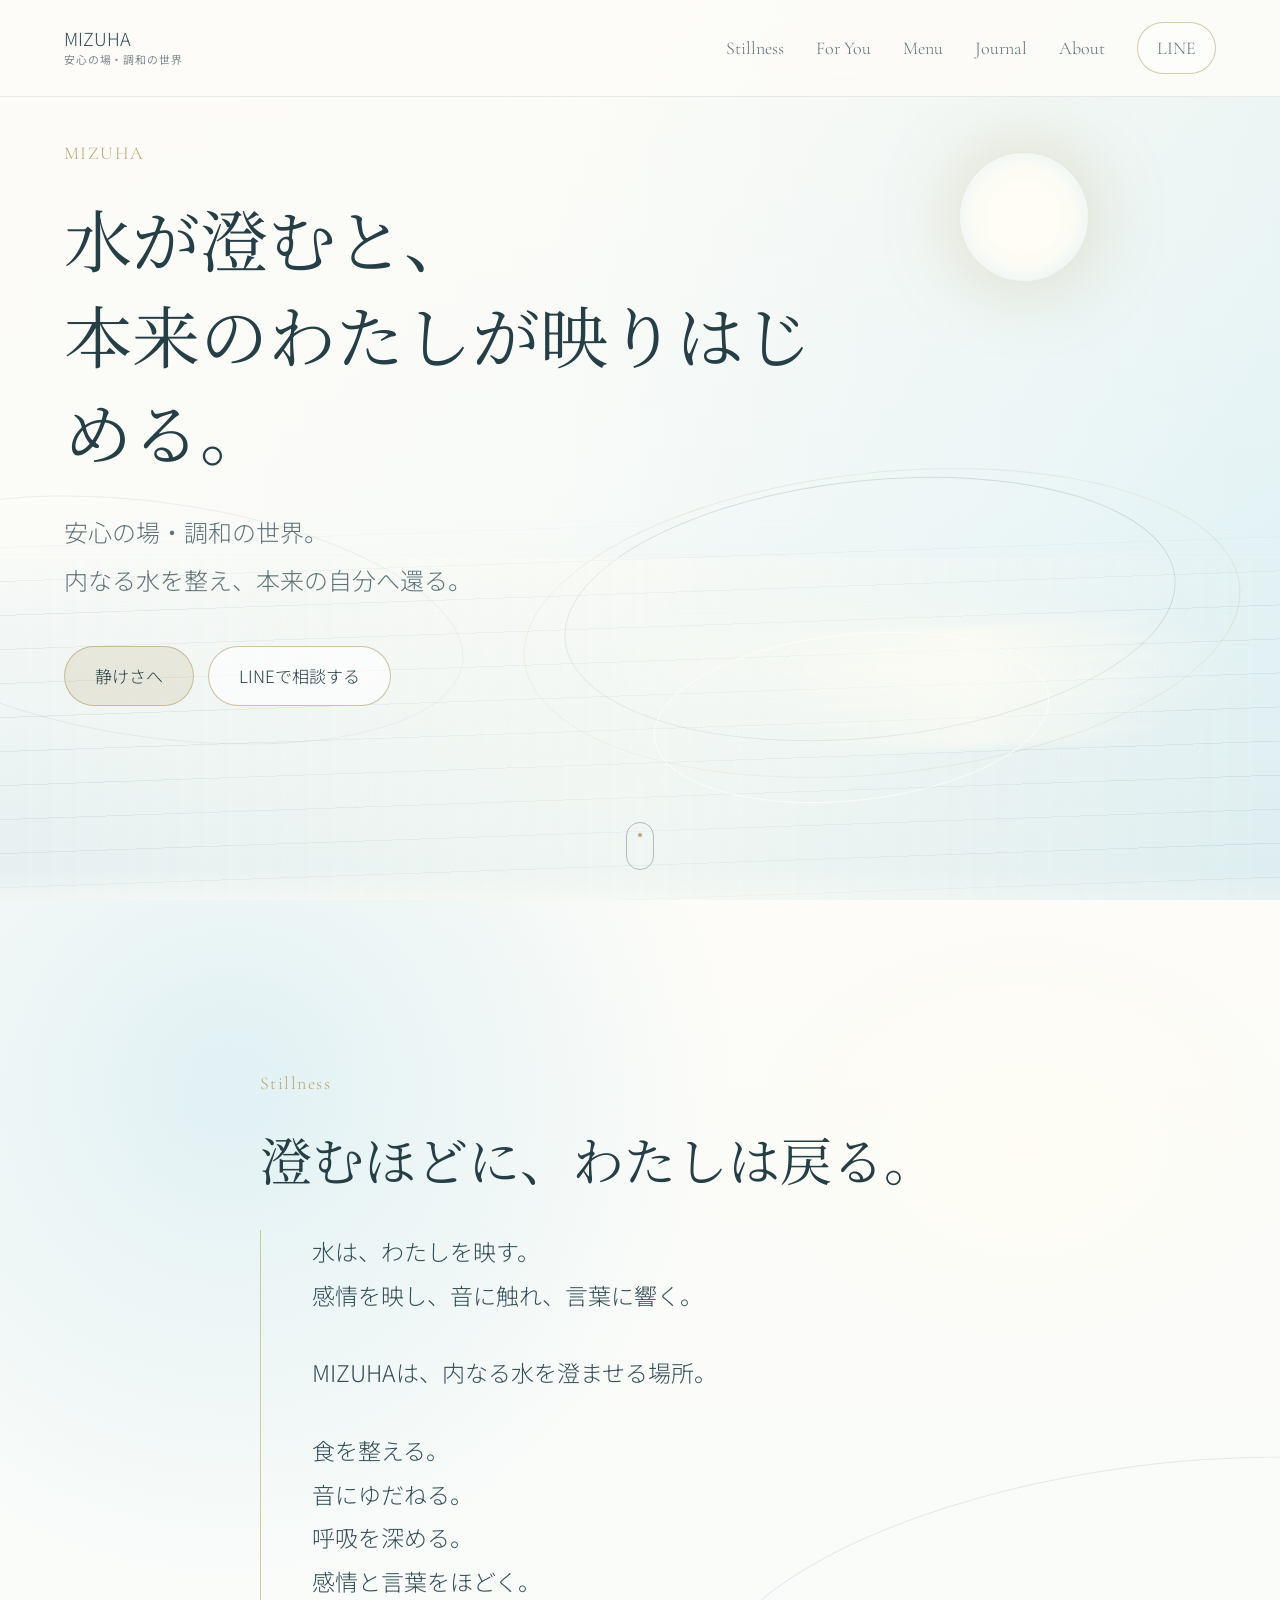
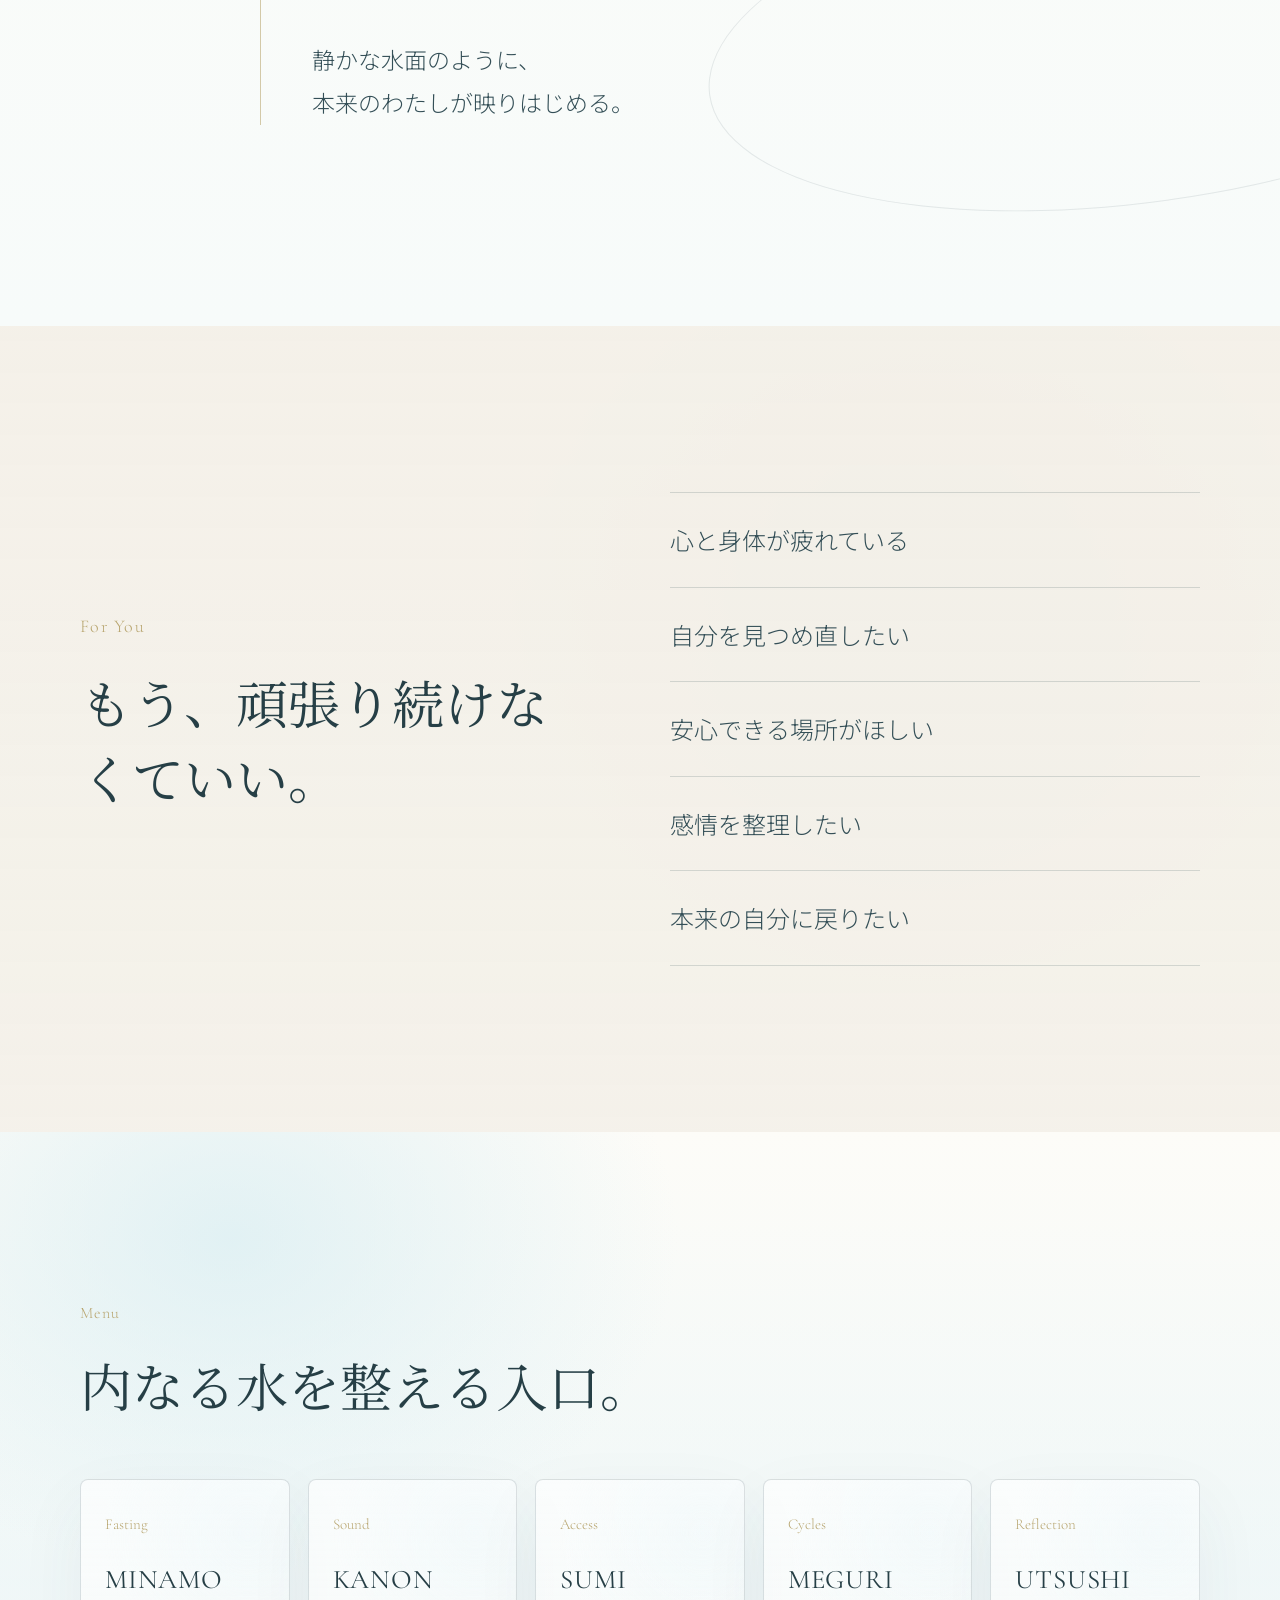
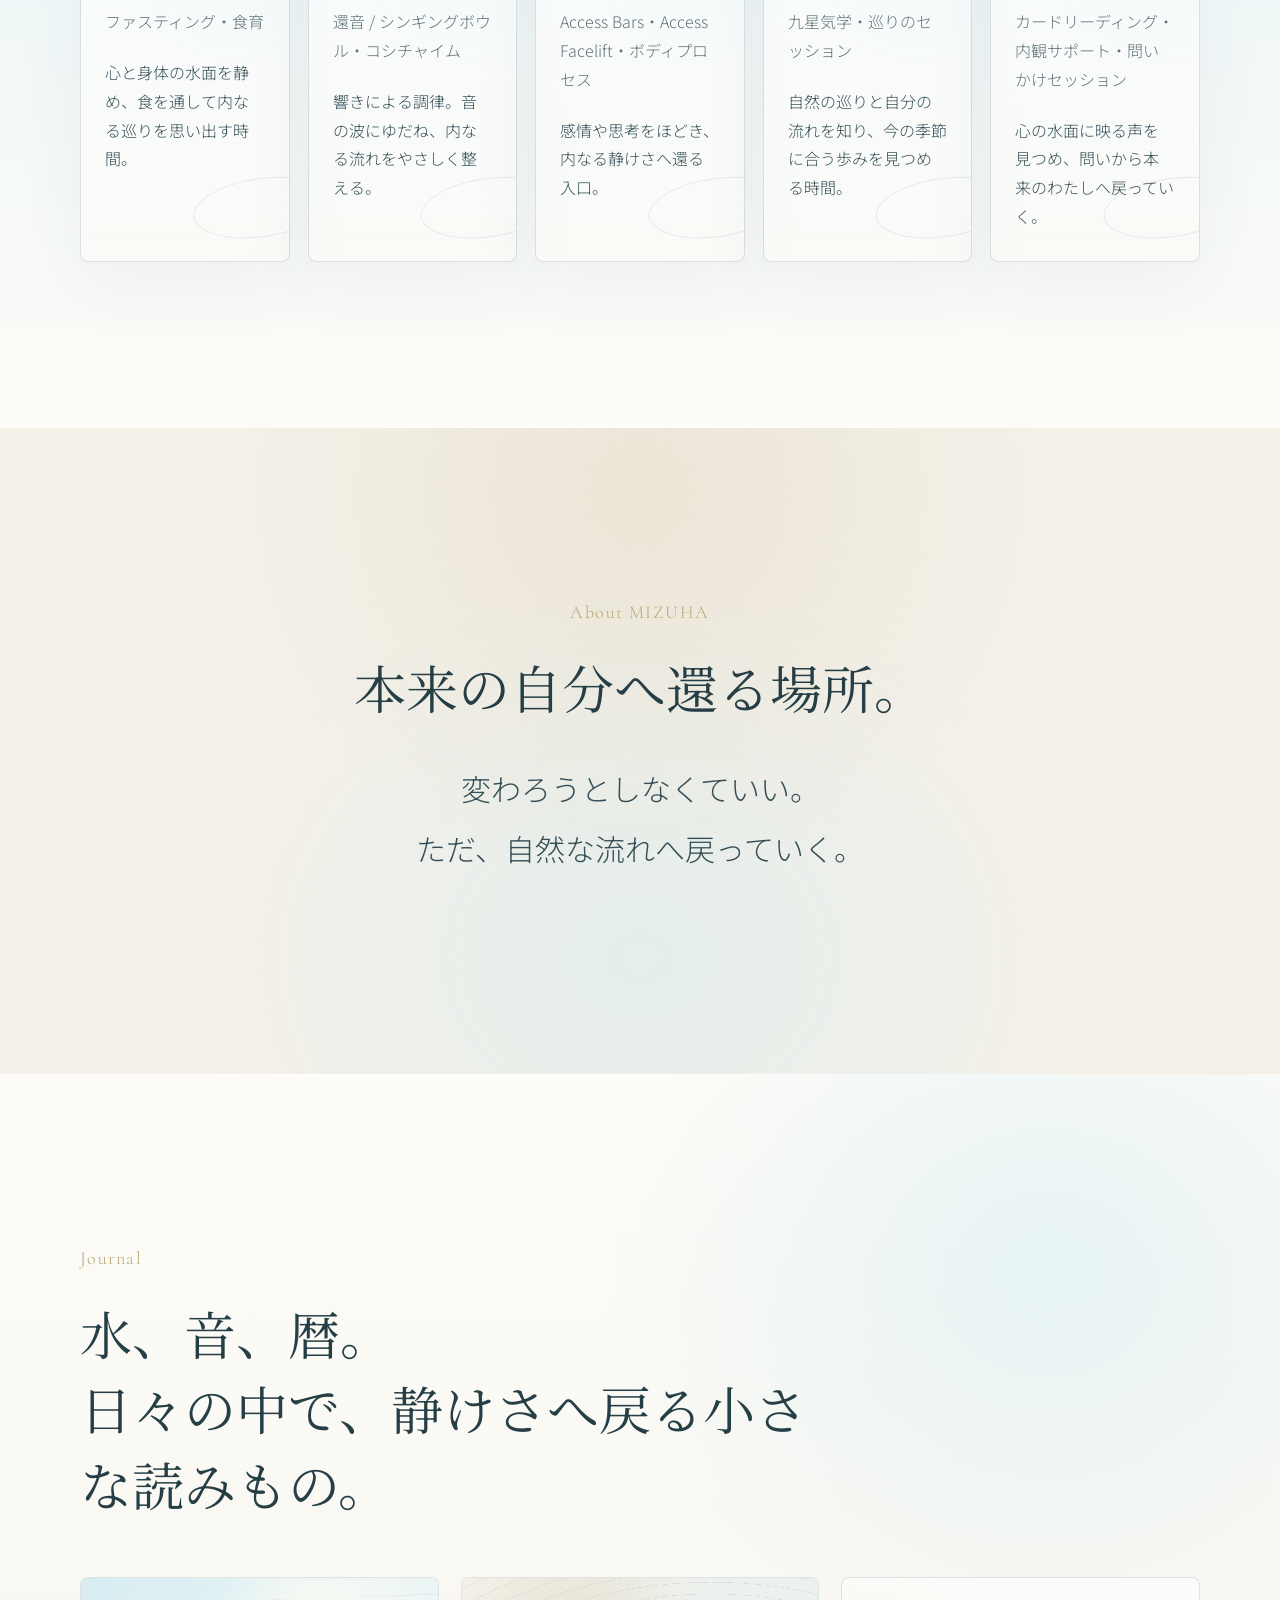
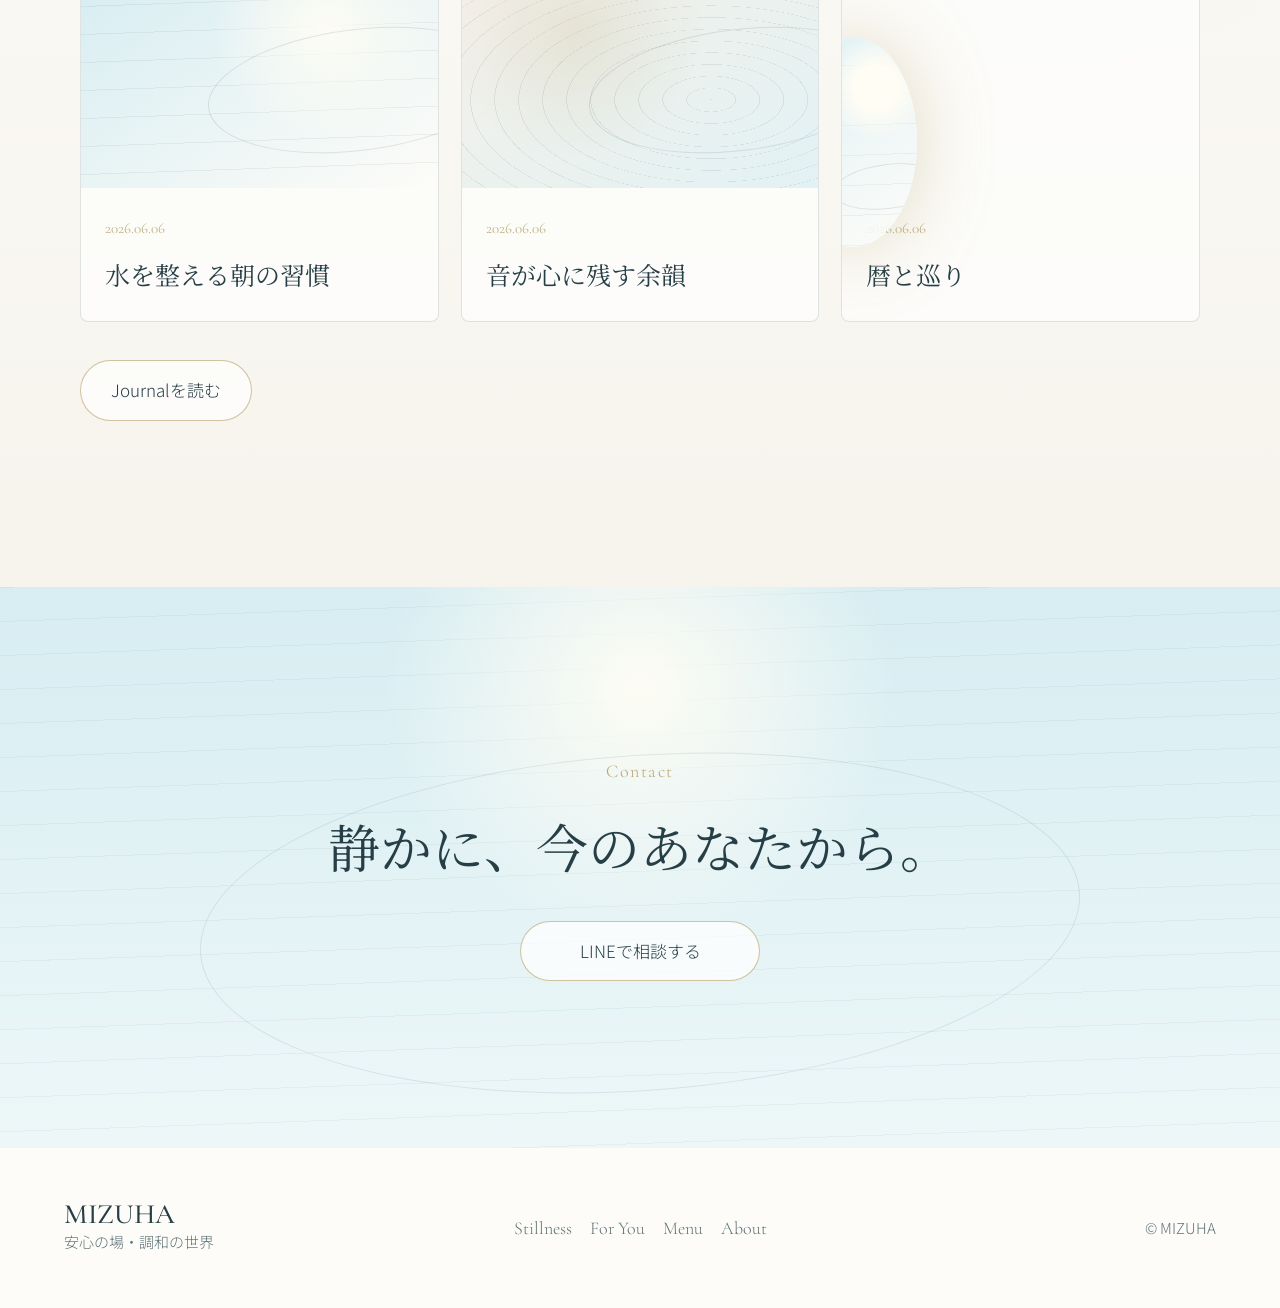
<file: mizuha.html>
<!doctype html>
<html lang="ja">
  <head>
    <meta charset="utf-8" />
    <meta name="viewport" content="width=device-width, initial-scale=1" />
    <meta
      name="description"
      content="MIZUHAは、安心の場・調和の世界。内なる水を整え、本来の自分へ還るための静かな体験空間です。"
    />
    <title>MIZUHA | 内なる水を整え、本来の自分へ還る</title>
    <link rel="preconnect" href="https://fonts.googleapis.com" />
    <link rel="preconnect" href="https://fonts.gstatic.com" crossorigin />
    <link
      href="https://fonts.googleapis.com/css2?family=Cormorant+Garamond:wght@400;500;600&family=Noto+Sans+JP:wght@300;400;500&family=Noto+Serif+JP:wght@400;500;600&display=swap"
      rel="stylesheet"
    />
    <style>
      :root {
        --off-white: #fdfcf8;
        --warm-beige: #f4f0e8;
        --soft-blue: #d7edf2;
        --water-blue: #c8e2e8;
        --text: #344f57;
        --muted: #5f7378;
        --deep: #263f46;
        --gold: #b8a56f;
        --line: rgba(52, 79, 87, 0.18);
        --serif: "Noto Serif JP", "Yu Mincho", "Hiragino Mincho ProN", serif;
        --latin: "Cormorant Garamond", Georgia, serif;
        --sans: "Noto Sans JP", "Yu Gothic", "Hiragino Sans", sans-serif;
      }

      * {
        box-sizing: border-box;
      }

      html {
        scroll-behavior: smooth;
      }

      body {
        margin: 0;
        background:
          radial-gradient(circle at 80% 6%, rgba(184, 165, 111, 0.16), transparent 32rem),
          linear-gradient(180deg, var(--off-white), #f8fbfa 42%, var(--off-white));
        color: var(--text);
        font-family: var(--sans);
        font-size: 18px;
        font-weight: 300;
        line-height: 1.9;
        letter-spacing: 0;
        text-rendering: optimizeLegibility;
      }

      a {
        color: inherit;
        text-decoration: none;
      }

      .site-header {
        position: fixed;
        z-index: 30;
        top: 0;
        left: 0;
        display: flex;
        width: 100%;
        align-items: center;
        justify-content: space-between;
        padding: 22px clamp(22px, 5vw, 72px);
        border-bottom: 1px solid rgba(52, 79, 87, 0.1);
        background: rgba(253, 252, 248, 0.86);
        backdrop-filter: blur(18px);
      }

      .brand {
        display: inline-flex;
        flex-direction: column;
        gap: 2px;
      }

      .brand-name {
        font-family: var(--latin);
        font-size: 28px;
        font-weight: 500;
        line-height: 1;
        color: var(--deep);
      }

      .brand-line {
        font-size: 12px;
        color: var(--muted);
      }

      .desktop-nav {
        display: flex;
        align-items: center;
        gap: clamp(18px, 2.5vw, 34px);
        font-family: var(--latin);
        font-size: 18px;
        color: var(--muted);
      }

      .desktop-nav a {
        transition: color 500ms ease;
      }

      .desktop-nav a:hover {
        color: var(--deep);
      }

      .nav-cta {
        padding: 8px 19px;
        border: 1px solid rgba(184, 165, 111, 0.58);
        border-radius: 999px;
        background: rgba(255, 255, 255, 0.48);
      }

      .section-shell {
        position: relative;
        overflow: hidden;
        padding: clamp(96px, 13vw, 178px) clamp(22px, 5vw, 76px);
      }

      .section-inner {
        position: relative;
        z-index: 2;
        width: min(1120px, 100%);
        margin: 0 auto;
      }

      .narrow {
        width: min(760px, 100%);
      }

      .hero {
        display: grid;
        min-height: 100svh;
        align-items: center;
        padding-top: 108px;
        background:
          linear-gradient(90deg, rgba(253, 252, 248, 0.94), rgba(253, 252, 248, 0.7) 43%, rgba(215, 237, 242, 0.34)),
          linear-gradient(180deg, #fbfaf4 0%, #eaf6f7 58%, #fdfcf8 100%);
      }

      .water-field,
      .water-field::before,
      .water-field::after {
        position: absolute;
        inset: 0;
        overflow: hidden;
        content: "";
      }

      .water-field::before {
        top: auto;
        bottom: -3%;
        height: 46%;
        background:
          repeating-linear-gradient(
            178deg,
            rgba(52, 79, 87, 0.08) 0,
            rgba(52, 79, 87, 0.08) 1px,
            transparent 1px,
            transparent 34px
          ),
          linear-gradient(180deg, rgba(215, 237, 242, 0.05), rgba(200, 226, 232, 0.5));
        mask-image: linear-gradient(180deg, transparent, #000 20%, #000 86%, transparent);
      }

      .water-field::after {
        top: auto;
        bottom: 0;
        height: 38%;
        background:
          radial-gradient(ellipse at 72% 32%, rgba(255, 253, 244, 0.72), transparent 25%),
          linear-gradient(90deg, transparent, rgba(255, 253, 244, 0.5), transparent);
        opacity: 0.8;
      }

      .moon {
        position: absolute;
        top: 17%;
        right: 15%;
        width: clamp(88px, 10vw, 150px);
        aspect-ratio: 1;
        border-radius: 50%;
        background: radial-gradient(circle, #fffdf4 0 39%, rgba(255, 253, 244, 0.72) 55%, transparent 74%);
        box-shadow: 0 0 76px rgba(184, 165, 111, 0.38);
      }

      .moon-reflection {
        position: absolute;
        right: 10%;
        bottom: 17%;
        width: clamp(180px, 28vw, 460px);
        height: 120px;
        background:
          linear-gradient(90deg, transparent, rgba(255, 253, 244, 0.72), transparent),
          repeating-linear-gradient(
            180deg,
            rgba(255, 253, 244, 0.5) 0,
            rgba(255, 253, 244, 0.5) 2px,
            transparent 2px,
            transparent 18px
          );
        filter: blur(2px);
        opacity: 0.72;
        transform: rotate(-3deg);
      }

      .ripple {
        position: absolute;
        right: 8%;
        bottom: 18%;
        width: 48vw;
        max-width: 720px;
        aspect-ratio: 1 / 0.42;
        border: 1px solid rgba(38, 63, 70, 0.14);
        border-radius: 50%;
        transform: rotate(-6deg);
      }

      .ripple-two {
        right: 3%;
        bottom: 14%;
        width: 62vw;
        border-color: rgba(184, 165, 111, 0.18);
      }

      .ripple-three {
        right: 18%;
        bottom: 11%;
        width: 31vw;
        border-color: rgba(255, 255, 255, 0.72);
      }

      .water-orbit {
        position: absolute;
        left: -12%;
        bottom: 18%;
        width: min(52vw, 620px);
        aspect-ratio: 1 / 0.38;
        border: 1px solid rgba(52, 79, 87, 0.08);
        border-radius: 50%;
        transform: rotate(8deg);
      }

      .hero-content {
        position: relative;
        z-index: 2;
        width: min(760px, 100%);
      }

      .eyebrow,
      .section-label {
        margin: 0 0 20px;
        font-family: var(--latin);
        font-size: 18px;
        letter-spacing: 0.08em;
        color: var(--gold);
      }

      h1,
      h2,
      h3,
      p {
        margin-top: 0;
      }

      h1,
      h2,
      h3 {
        font-family: var(--serif);
        font-weight: 400;
        color: var(--deep);
      }

      h1 {
        margin-bottom: 28px;
        font-size: clamp(38px, 6vw, 68px);
        line-height: 1.42;
      }

      h2 {
        margin-bottom: 34px;
        font-size: clamp(34px, 4.8vw, 52px);
        line-height: 1.45;
      }

      h3 {
        margin-bottom: 16px;
        font-family: var(--latin);
        font-size: clamp(34px, 4vw, 46px);
        line-height: 1.1;
      }

      .hero-subtitle {
        max-width: 560px;
        margin-bottom: 42px;
        color: var(--muted);
        font-size: clamp(19px, 2.1vw, 24px);
        line-height: 2;
      }

      .button-row {
        display: flex;
        flex-wrap: wrap;
        gap: 14px;
      }

      .button {
        display: inline-flex;
        min-height: 52px;
        align-items: center;
        justify-content: center;
        padding: 13px 30px;
        border: 1px solid rgba(184, 165, 111, 0.66);
        border-radius: 999px;
        color: var(--deep);
        font-size: 17px;
        transition:
          background 500ms ease,
          border-color 500ms ease,
          transform 500ms ease;
      }

      .button:hover {
        transform: translateY(-2px);
      }

      .primary {
        background: rgba(184, 165, 111, 0.19);
      }

      .secondary {
        background: rgba(255, 255, 255, 0.64);
      }

      .scroll-cue {
        position: absolute;
        z-index: 3;
        bottom: 30px;
        left: 50%;
        width: 28px;
        height: 48px;
        transform: translateX(-50%);
        border: 1px solid rgba(52, 79, 87, 0.34);
        border-radius: 999px;
      }

      .scroll-cue span {
        position: absolute;
        top: 10px;
        left: 50%;
        width: 4px;
        height: 4px;
        transform: translateX(-50%);
        border-radius: 50%;
        background: var(--gold);
        animation: breathe-down 3.8s ease-in-out infinite;
      }

      .stillness {
        background:
          radial-gradient(ellipse at 80% 24%, rgba(255, 253, 244, 0.9), transparent 18rem),
          radial-gradient(circle at 18% 18%, rgba(215, 237, 242, 0.74), transparent 31rem),
          linear-gradient(180deg, var(--off-white), #f7fbfa);
      }

      .stillness::after,
      .featured::before,
      .line-cta::before {
        position: absolute;
        z-index: 1;
        width: min(76vw, 880px);
        aspect-ratio: 1 / 0.38;
        border: 1px solid rgba(52, 79, 87, 0.11);
        border-radius: 50%;
        content: "";
        pointer-events: none;
      }

      .stillness::after {
        right: -24%;
        bottom: 12%;
        transform: rotate(-8deg);
      }

      .poem {
        padding-left: clamp(0px, 4vw, 54px);
        border-left: 1px solid rgba(184, 165, 111, 0.58);
        color: var(--text);
        font-size: clamp(19px, 2vw, 23px);
      }

      .poem p {
        margin-bottom: 34px;
      }

      .for-you {
        background:
          linear-gradient(180deg, rgba(244, 240, 232, 0.96), rgba(244, 240, 232, 0.86)),
          radial-gradient(circle at 72% 30%, rgba(200, 226, 232, 0.58), transparent 26rem);
      }

      .two-column {
        display: grid;
        grid-template-columns: minmax(0, 0.92fr) minmax(0, 1fr);
        gap: clamp(46px, 8vw, 110px);
        align-items: center;
      }

      .for-list {
        display: grid;
        gap: 0;
        border-top: 1px solid var(--line);
      }

      .for-list p {
        margin: 0;
        padding: 24px 0;
        border-bottom: 1px solid var(--line);
        color: var(--text);
        font-size: clamp(19px, 2vw, 24px);
      }

      .menu {
        background:
          radial-gradient(ellipse at 18% 12%, rgba(215, 237, 242, 0.7), transparent 28rem),
          linear-gradient(180deg, var(--off-white), rgba(215, 237, 242, 0.28), var(--off-white));
      }

      .section-heading {
        max-width: 760px;
        margin-bottom: 56px;
      }

      .menu-grid {
        display: grid;
        grid-template-columns: repeat(5, minmax(0, 1fr));
        gap: 18px;
      }

      .menu-card {
        display: block;
        position: relative;
        min-height: 270px;
        padding: 30px 24px;
        border: 1px solid rgba(52, 79, 87, 0.16);
        border-radius: 8px;
        background:
          linear-gradient(180deg, rgba(255, 255, 255, 0.68), rgba(253, 252, 248, 0.48)),
          radial-gradient(circle at 80% 14%, rgba(215, 237, 242, 0.7), transparent 9rem);
        box-shadow: 0 24px 70px rgba(52, 79, 87, 0.055);
        overflow: hidden;
      }

      .menu-card::after {
        position: absolute;
        right: -42px;
        bottom: 24px;
        width: 136px;
        aspect-ratio: 1 / 0.42;
        border: 1px solid rgba(52, 79, 87, 0.1);
        border-radius: 50%;
        content: "";
        transform: rotate(-8deg);
      }

      .menu-card span {
        display: block;
        margin-bottom: 26px;
        font-family: var(--latin);
        font-size: 15px;
        color: var(--gold);
      }

      .menu-card .jp-title {
        margin: -6px 0 22px;
        color: var(--muted);
        font-size: 14px;
        line-height: 1.7;
      }

      .menu-card p {
        position: relative;
        z-index: 2;
        margin: 0;
        color: var(--text);
        font-size: 15px;
        line-height: 1.8;
      }

      .about {
        background:
          radial-gradient(circle at 50% 10%, rgba(184, 165, 111, 0.14), transparent 25rem),
          radial-gradient(ellipse at 50% 82%, rgba(215, 237, 242, 0.52), transparent 28rem),
          var(--warm-beige);
        text-align: center;
      }

      .about-text {
        color: var(--text);
        font-size: clamp(22px, 2.6vw, 30px);
        line-height: 2;
      }

      .journal {
        background:
          radial-gradient(ellipse at 82% 18%, rgba(215, 237, 242, 0.58), transparent 28rem),
          linear-gradient(180deg, var(--off-white), rgba(244, 240, 232, 0.7));
      }

      .journal-grid {
        display: grid;
        grid-template-columns: repeat(3, minmax(0, 1fr));
        gap: 22px;
        margin-top: 52px;
      }

      .journal-card {
        display: block;
        overflow: hidden;
        border: 1px solid rgba(52, 79, 87, 0.15);
        border-radius: 8px;
        background: rgba(255, 255, 255, 0.62);
        transition:
          transform 500ms ease,
          border-color 500ms ease;
      }

      .journal-card:hover {
        border-color: rgba(184, 165, 111, 0.5);
        transform: translateY(-3px);
      }

      .journal-image {
        position: relative;
        height: 210px;
        overflow: hidden;
        background:
          radial-gradient(circle at 68% 24%, rgba(255, 253, 244, 0.9), transparent 7rem),
          repeating-linear-gradient(
            178deg,
            rgba(52, 79, 87, 0.07) 0,
            rgba(52, 79, 87, 0.07) 1px,
            transparent 1px,
            transparent 28px
          ),
          linear-gradient(145deg, var(--soft-blue), var(--off-white));
      }

      .journal-image::after {
        position: absolute;
        right: -20%;
        bottom: 18%;
        width: 84%;
        aspect-ratio: 1 / 0.4;
        border: 1px solid rgba(52, 79, 87, 0.13);
        border-radius: 50%;
        content: "";
        transform: rotate(-7deg);
      }

      .journal-image.sound {
        background:
          radial-gradient(circle at 32% 26%, rgba(184, 165, 111, 0.18), transparent 8rem),
          repeating-radial-gradient(ellipse at 70% 58%, rgba(52, 79, 87, 0.1) 0 1px, transparent 1px 24px),
          linear-gradient(145deg, rgba(244, 240, 232, 0.95), rgba(215, 237, 242, 0.7));
      }

      .journal-image.moon {
        background:
          radial-gradient(circle at 68% 24%, #fffdf4 0 12%, rgba(255, 253, 244, 0.62) 18%, transparent 29%),
          repeating-linear-gradient(
            178deg,
            rgba(52, 79, 87, 0.06) 0,
            rgba(52, 79, 87, 0.06) 1px,
            transparent 1px,
            transparent 30px
          ),
          linear-gradient(145deg, rgba(215, 237, 242, 0.8), rgba(253, 252, 248, 0.92));
      }

      .journal-body {
        padding: 26px 24px 28px;
      }

      .journal-date {
        margin-bottom: 12px;
        color: var(--gold);
        font-family: var(--latin);
        font-size: 15px;
      }

      .journal-title {
        margin: 0;
        color: var(--deep);
        font-family: var(--serif);
        font-size: clamp(20px, 2.1vw, 25px);
        line-height: 1.55;
      }

      .journal-more {
        margin-top: 38px;
      }

      .line-cta {
        background:
          radial-gradient(circle at 50% 18%, rgba(255, 253, 244, 0.95), transparent 16rem),
          repeating-linear-gradient(
            178deg,
            rgba(52, 79, 87, 0.055) 0,
            rgba(52, 79, 87, 0.055) 1px,
            transparent 1px,
            transparent 34px
          ),
          linear-gradient(180deg, var(--soft-blue), #edf7f8);
        text-align: center;
      }

      .line-cta::before {
        left: 50%;
        bottom: 10%;
        transform: translateX(-50%) rotate(-4deg);
      }

      .line-button {
        min-width: 240px;
        margin-top: 4px;
        background: rgba(255, 255, 255, 0.72);
      }

      .line-qr {
        width: 132px;
        height: 132px;
        margin: 28px auto 10px;
        padding: 10px;
        border: 1px solid rgba(52, 79, 87, 0.14);
        border-radius: 8px;
        background: rgba(255, 255, 255, 0.64);
      }

      .line-qr img {
        display: block;
        width: 100%;
        height: 100%;
      }

      .qr-note {
        margin: 0;
        color: var(--muted);
        font-size: 14px;
      }

      .floating-line {
        position: fixed;
        right: 18px;
        bottom: 18px;
        z-index: 40;
        display: none;
        min-height: 52px;
        align-items: center;
        justify-content: center;
        padding: 12px 20px;
        border: 1px solid rgba(184, 165, 111, 0.68);
        border-radius: 999px;
        background: rgba(253, 252, 248, 0.92);
        box-shadow: 0 12px 32px rgba(52, 79, 87, 0.12);
        color: var(--deep);
        font-size: 16px;
        backdrop-filter: blur(14px);
      }

      .footer {
        display: grid;
        grid-template-columns: 1fr auto 1fr;
        gap: 24px;
        align-items: center;
        padding: 52px clamp(22px, 5vw, 76px);
        background: var(--off-white);
        color: var(--muted);
        font-size: 15px;
      }

      .footer p {
        margin: 0;
      }

      .footer nav {
        display: flex;
        flex-wrap: wrap;
        gap: 18px;
        justify-content: center;
        font-family: var(--latin);
        font-size: 18px;
      }

      .copyright {
        text-align: right;
      }

      .reveal {
        opacity: 0;
        transform: translateY(22px);
        transition:
          opacity 1200ms ease,
          transform 1200ms ease;
      }

      .reveal.is-visible {
        opacity: 1;
        transform: translateY(0);
      }

      @keyframes breathe-down {
        0%,
        100% {
          opacity: 0.28;
          transform: translate(-50%, 0);
        }

        50% {
          opacity: 0.9;
          transform: translate(-50%, 14px);
        }
      }

      @media (max-width: 1080px) {
        .menu-grid {
          grid-template-columns: repeat(2, minmax(0, 1fr));
        }
      }

      @media (max-width: 760px) {
        body {
          font-size: 17px;
          line-height: 1.85;
        }

        .site-header {
          padding: 17px 22px;
        }

        .desktop-nav {
          display: none;
        }

        .brand-name {
          font-size: 25px;
        }

        .hero {
          min-height: 100svh;
          padding-top: 108px;
        }

        .hero-content {
          padding-bottom: 50px;
        }

        .moon {
          top: 13%;
          right: 11%;
        }

        .moon-reflection {
          right: -12%;
          bottom: 20%;
          width: 76vw;
        }

        .ripple {
          right: -30%;
          bottom: 19%;
          width: 116vw;
        }

        .hero-subtitle {
          margin-bottom: 34px;
        }

        .button-row,
        .button {
          width: 100%;
        }

        .button {
          min-height: 56px;
          font-size: 18px;
        }

        .floating-line {
          display: inline-flex;
        }

        .section-shell {
          padding: 96px 23px;
        }

        .poem {
          padding-left: 24px;
        }

        .two-column {
          grid-template-columns: 1fr;
        }

        .menu-grid {
          grid-template-columns: 1fr;
        }

        .journal-grid {
          grid-template-columns: 1fr;
        }

        .journal-image {
          height: 190px;
        }

        .menu-card {
          min-height: auto;
          padding: 32px 28px;
        }

        .menu-card span {
          margin-bottom: 24px;
        }

        .footer {
          grid-template-columns: 1fr;
          text-align: center;
        }

        .copyright {
          text-align: center;
        }
      }

      @media (prefers-reduced-motion: reduce) {
        html {
          scroll-behavior: auto;
        }

        *,
        *::before,
        *::after {
          animation-duration: 1ms !important;
          scroll-behavior: auto !important;
          transition-duration: 1ms !important;
        }
      }
    </style>
<style>
  header a::after {
    content: none !important;
    display: none !important;
  }

  .mizuha-brand-mark::after {
    content: "安心の場・調和の世界" !important;
    display: block !important;
    display: block;
    margin-top: 0.25rem;
    font-family: var(--sans);
    font-size: 0.68rem;
    font-weight: 400;
    letter-spacing: 0.08em;
    color: rgba(79, 98, 104, 0.74);
    line-height: 1.4;
    white-space: nowrap;
  }
</style>
</head>
  <body>
    <header class="site-header">
      <a class="brand" href="#hero" aria-label="MIZUHA トップへ">
        <span class="brand-name">MIZUHA</span>
        <span class="brand-line">安心の場・調和の世界</span>
      </a>
      <nav class="desktop-nav" aria-label="メインナビゲーション">
        <a href="#stillness">Stillness</a>
        <a href="#for-you">For You</a>
        <a href="#menu">Menu</a>
        <a href="journal.html">Journal</a>
        <a href="#about">About</a>
        <a href="https://lin.ee/ngiKEYW" class="nav-cta" target="_blank" rel="noopener noreferrer">LINE</a>
      </nav>
    </header>

    <main>
      <section id="hero" class="hero section-shell" aria-label="MIZUHA">
        <div class="water-field" aria-hidden="true">
          <span class="moon"></span>
          <span class="moon-reflection"></span>
          <span class="ripple ripple-one"></span>
          <span class="ripple ripple-two"></span>
          <span class="ripple ripple-three"></span>
          <span class="water-orbit"></span>
        </div>
        <div class="hero-content reveal">
          <p class="eyebrow">MIZUHA</p>
          <h1>水が澄むと、<br />本来のわたしが映りはじめる。</h1>
          <p class="hero-subtitle">
            安心の場・調和の世界。<br />
            内なる水を整え、本来の自分へ還る。
          </p>
          <div class="button-row">
            <a class="button primary" href="#stillness">静けさへ</a>
              <a class="button secondary" href="https://lin.ee/ngiKEYW" target="_blank" rel="noopener noreferrer">LINEで相談する</a>
          </div>
        </div>
        <a class="scroll-cue" href="#stillness" aria-label="Stillnessへ移動">
          <span></span>
        </a>
      </section>

      <section id="stillness" class="stillness section-shell">
        <div class="section-inner narrow reveal">
          <p class="section-label">Stillness</p>
          <h2>澄むほどに、わたしは戻る。</h2>
          <div class="poem">
            <p>
              水は、わたしを映す。<br />
              感情を映し、音に触れ、言葉に響く。
            </p>
            <p>MIZUHAは、内なる水を澄ませる場所。</p>
            <p>
              食を整える。<br />
              音にゆだねる。<br />
              呼吸を深める。<br />
              感情と言葉をほどく。
            </p>
            <p>
              静かな水面のように、<br />
              本来のわたしが映りはじめる。
            </p>
          </div>
        </div>
      </section>

      <section id="for-you" class="for-you section-shell">
        <div class="section-inner two-column">
          <div class="reveal">
            <p class="section-label">For You</p>
            <h2>もう、頑張り続けなくていい。</h2>
          </div>
          <div class="for-list reveal">
            <p>心と身体が疲れている</p>
            <p>自分を見つめ直したい</p>
            <p>安心できる場所がほしい</p>
            <p>感情を整理したい</p>
            <p>本来の自分に戻りたい</p>
          </div>
        </div>
      </section>

      <section id="menu" class="menu section-shell">
        <div class="section-inner">
          <div class="section-heading reveal">
            <p class="section-label">Menu</p>
            <h2>内なる水を整える入口。</h2>
          </div>
          <div class="menu-grid">
            <a class="menu-card reveal" href="minamo.html">
              <span>Fasting</span>
              <h3>MINAMO</h3>
              <p class="jp-title">ファスティング・食育</p>
              <p>
                心と身体の水面を静め、食を通して内なる巡りを思い出す時間。
              </p>
            </a>
            <a class="menu-card reveal" href="kanon.html">
              <span>Sound</span>
              <h3>KANON</h3>
              <p class="jp-title">還音 / シンギングボウル・コシチャイム</p>
              <p>
                響きによる調律。音の波にゆだね、内なる流れをやさしく整える。
              </p>
            </a>
            <a class="menu-card reveal" href="sumi.html">
              <span>Access</span>
              <h3>SUMI</h3>
              <p class="jp-title">Access Bars・Access Facelift・ボディプロセス</p>
              <p>
                感情や思考をほどき、内なる静けさへ還る入口。
              </p>
            </a>
            <a class="menu-card reveal" href="meguri.html">
              <span>Cycles</span>
              <h3>MEGURI</h3>
              <p class="jp-title">九星気学・巡りのセッション</p>
              <p>
                自然の巡りと自分の流れを知り、今の季節に合う歩みを見つめる時間。
              </p>
            </a>
            <a class="menu-card reveal" href="utsushi.html">
              <span>Reflection</span>
              <h3>UTSUSHI</h3>
              <p class="jp-title">カードリーディング・内観サポート・問いかけセッション</p>
              <p>
                心の水面に映る声を見つめ、問いから本来のわたしへ戻っていく。
              </p>
            </a>
          </div>
        </div>
      </section>

      <section id="about" class="about section-shell">
        <div class="section-inner narrow reveal">
          <p class="section-label">About MIZUHA</p>
          <h2>本来の自分へ還る場所。</h2>
          <p class="about-text">
            変わろうとしなくていい。<br />
            ただ、自然な流れへ戻っていく。
          </p>
        </div>
      </section>

      <section id="journal" class="journal section-shell">
        <div class="section-inner">
          <div class="section-heading reveal">
            <p class="section-label">Journal</p>
            <h2>水、音、暦。<br />日々の中で、静けさへ戻る小さな読みもの。</h2>
          </div>
          <div class="journal-grid">
            <a class="journal-card reveal" href="journal.html#morning-water">
              <div class="journal-image" aria-hidden="true"></div>
              <div class="journal-body">
                <p class="journal-date">2026.06.06</p>
                <h3 class="journal-title">水を整える朝の習慣</h3>
              </div>
            </a>
            <a class="journal-card reveal" href="journal.html#sound-afterglow">
              <div class="journal-image sound" aria-hidden="true"></div>
              <div class="journal-body">
                <p class="journal-date">2026.06.06</p>
                <h3 class="journal-title">音が心に残す余韻</h3>
              </div>
            </a>
            <a class="journal-card reveal" href="journal.html#moon-cycles">
              <div class="journal-image moon" aria-hidden="true"></div>
              <div class="journal-body">
                <p class="journal-date">2026.06.06</p>
                <h3 class="journal-title">暦と巡り</h3>
              </div>
            </a>
          </div>
          <div class="journal-more reveal">
            <a class="button secondary" href="journal.html">Journalを読む</a>
          </div>
        </div>
      </section>

      <section id="line" class="line-cta section-shell">
        <div class="section-inner narrow reveal">
          <p class="section-label">Contact</p>
          <h2>静かに、今のあなたから。</h2>
          <a class="button primary line-button" href="https://lin.ee/ngiKEYW" target="_blank" rel="noopener noreferrer" aria-label="LINEで相談する">
            LINEで相談する
          </a>
        </div>
      </section>
    </main>

    <footer class="footer">
      <div>
        <p class="brand-name">MIZUHA</p>
        <p>安心の場・調和の世界</p>
      </div>
      <nav aria-label="フッターナビゲーション">
        <a href="#stillness">Stillness</a>
        <a href="#for-you">For You</a>
        <a href="#menu">Menu</a>
        <a href="#about">About</a>
      </nav>
      <p class="copyright">&copy; MIZUHA</p>
    </footer>

    <a class="floating-line" href="https://lin.ee/ngiKEYW" target="_blank" rel="noopener noreferrer" aria-label="LINEで相談する">
      LINEで相談する
    </a>

    <script>
      const revealItems = document.querySelectorAll(".reveal");
      const revealObserver = new IntersectionObserver(
        (entries) => {
          entries.forEach((entry) => {
            if (entry.isIntersecting) {
              entry.target.classList.add("is-visible");
              revealObserver.unobserve(entry.target);
            }
          });
        },
        {
          threshold: 0.16,
          rootMargin: "0px 0px -40px 0px",
        }
      );

      revealItems.forEach((item) => revealObserver.observe(item));

    </script>
<script>
  (() => {
    const header = document.querySelector("header");
    if (!header || header.querySelector('a[href*="#for-you"]')) return;
    const menuLink = [...header.querySelectorAll("a")].find((link) => link.getAttribute("href")?.includes("#menu"));
    if (!menuLink) return;
    const forYou = document.createElement("a");
    forYou.href = "mizuha.html#for-you";
    forYou.textContent = "For You";
    menuLink.before(forYou);
  })();
</script>
<script>
  (() => {
    const header = document.querySelector("header");
    if (!header) return;
    const logo = [...header.querySelectorAll("a, div, span")]
      .find((el) => el.textContent.trim() === "MIZUHA");
    if (logo) logo.classList.add("mizuha-brand-mark");
  })();
</script>
<script>
  document.querySelectorAll('header a').forEach((link) => {
    if (link.textContent.trim() === 'Journal') {
      link.href = 'journal.html#journal-top';
    }
  });
</script>
</body>
<style>
  header *::after {
    content: none !important;
    display: none !important;
  }

  header .mizuha-brand-subtitle {
    display: block !important;
    margin-top: 0.25rem;
    font-family: var(--sans);
    font-size: 0.68rem;
    font-weight: 400;
    letter-spacing: 0.08em;
    color: rgba(79, 98, 104, 0.74);
    line-height: 1.4;
    white-space: nowrap;
  }
</style>
<script>
  (() => {
    const header = document.querySelector("header");
    if (!header) return;
    const subtitleText = "安心の場・調和の世界";
    const compact = (value) => (value || "").replace(/\s+/g, "").trim();
    const logo = [...header.querySelectorAll("a, div, span")]
      .find((el) => compact(el.childNodes[0]?.textContent || el.textContent).startsWith("MIZUHA"));
    if (!logo) return;
    header.querySelectorAll(".mizuha-brand-subtitle").forEach((el) => el.remove());
    [...logo.childNodes].forEach((node) => {
      if (node.nodeType === Node.TEXT_NODE && node.textContent.includes(subtitleText)) {
        node.textContent = node.textContent.replaceAll(subtitleText, "").trim();
      }
    });
    const small = document.createElement("small");
    small.className = "mizuha-brand-subtitle";
    small.textContent = subtitleText;
    logo.appendChild(small);
  })();
</script>
<style>
  header *::after {
    content: none !important;
    display: none !important;
  }

  header .mizuha-logo-clean {
    display: inline-flex !important;
    flex-direction: column !important;
    align-items: flex-start !important;
    gap: 0.22rem !important;
    text-decoration: none !important;
    color: inherit !important;
    line-height: 1.1 !important;
  }

  header .mizuha-logo-clean span {
    display: block !important;
  }

  header .mizuha-logo-clean small {
    display: block !important;
    font-family: var(--sans);
    font-size: 0.68rem;
    font-weight: 400;
    letter-spacing: 0.08em;
    color: rgba(79, 98, 104, 0.74);
    line-height: 1.4;
    white-space: nowrap;
  }
</style>
<script>
  (() => {
    const header = document.querySelector("header");
    if (!header) return;
    const compact = (value) => (value || "").replace(/\s+/g, "").trim();
    const oldLogo = [...header.querySelectorAll("a, div, span")]
      .find((el) => compact(el.textContent).startsWith("MIZUHA"));
    if (!oldLogo) return;
    const logo = document.createElement("a");
    logo.href = "mizuha.html";
    logo.className = `${oldLogo.className || ""} mizuha-logo-clean`.trim();
    logo.innerHTML = `<span>MIZUHA</span><small>安心の場・調和の世界</small>`;
    oldLogo.replaceWith(logo);
  })();
</script>
<style>
  #menu .menu-card,
  #menu article,
  #menu a {
    overflow-wrap: anywhere;
    word-break: normal;
  }

  #menu .menu-card *,
  #menu article *,
  #menu a * {
    max-width: 100%;
  }

  #menu h3,
  #menu .menu-title,
  #menu strong {
    font-size: clamp(1.28rem, 2.1vw, 1.72rem) !important;
    line-height: 1.22 !important;
    letter-spacing: 0.03em !important;
  }

  #menu p {
    font-size: clamp(0.92rem, 1.25vw, 1.02rem);
    line-height: 1.8;
  }
</style>
<script>
  (() => {
    const links = [
      ["水を整える朝の習慣", "journal/water-morning.html"],
      ["水を飲むことから始める朝", "journal/water-morning.html"],
      ["音が心に残す余韻", "journal/sound-afterglow.html"],
      ["シンギングボウルの音に、ただ委ねてみる", "journal/sound-afterglow.html"],
      ["暦と巡り", "journal/cycles-calendar.html"],
      ["季節の変わり目に、ふと思うこと", "journal/cycles-calendar.html"]
    ];
    links.forEach(([title, href]) => {
      [...document.querySelectorAll("a, article, .card, div")]
        .filter((el) => (el.textContent || "").includes(title))
        .forEach((el) => {
          const anchor = el.closest("a") || el.querySelector("a");
          if (anchor) anchor.href = href;
          else if (el.tagName.toLowerCase() === "article" || el.className) {
            el.style.cursor = "pointer";
            el.addEventListener("click", () => { window.location.href = href; });
          }
        });
    });
  })();
</script>
<script>
  (() => {
    const fixJournalTopLink = () => {
      [...document.querySelectorAll("header a")]
        .filter((link) => (link.textContent || "").trim() === "Journal")
        .forEach((link) => {
          link.href = "journal.html#journal-top";
          link.onclick = (event) => {
            event.preventDefault();
            window.location.href = "journal.html#journal-top";
          };
        });
    };
    fixJournalTopLink();
    window.addEventListener("load", fixJournalTopLink);
    setTimeout(fixJournalTopLink, 300);
  })();
</script>
<script>
  (() => {
    const fixJournalButton = () => {
      document.querySelectorAll("header a").forEach((link) => {
        if ((link.textContent || "").trim() === "Journal") {
          link.href = "journal.html?top=1";
          link.onclick = (event) => {
            event.preventDefault();
            window.location.href = "journal.html?top=1";
          };
        }
      });
    };
    fixJournalButton();
    window.addEventListener("load", fixJournalButton);
  })();
</script>
</html>
</file>
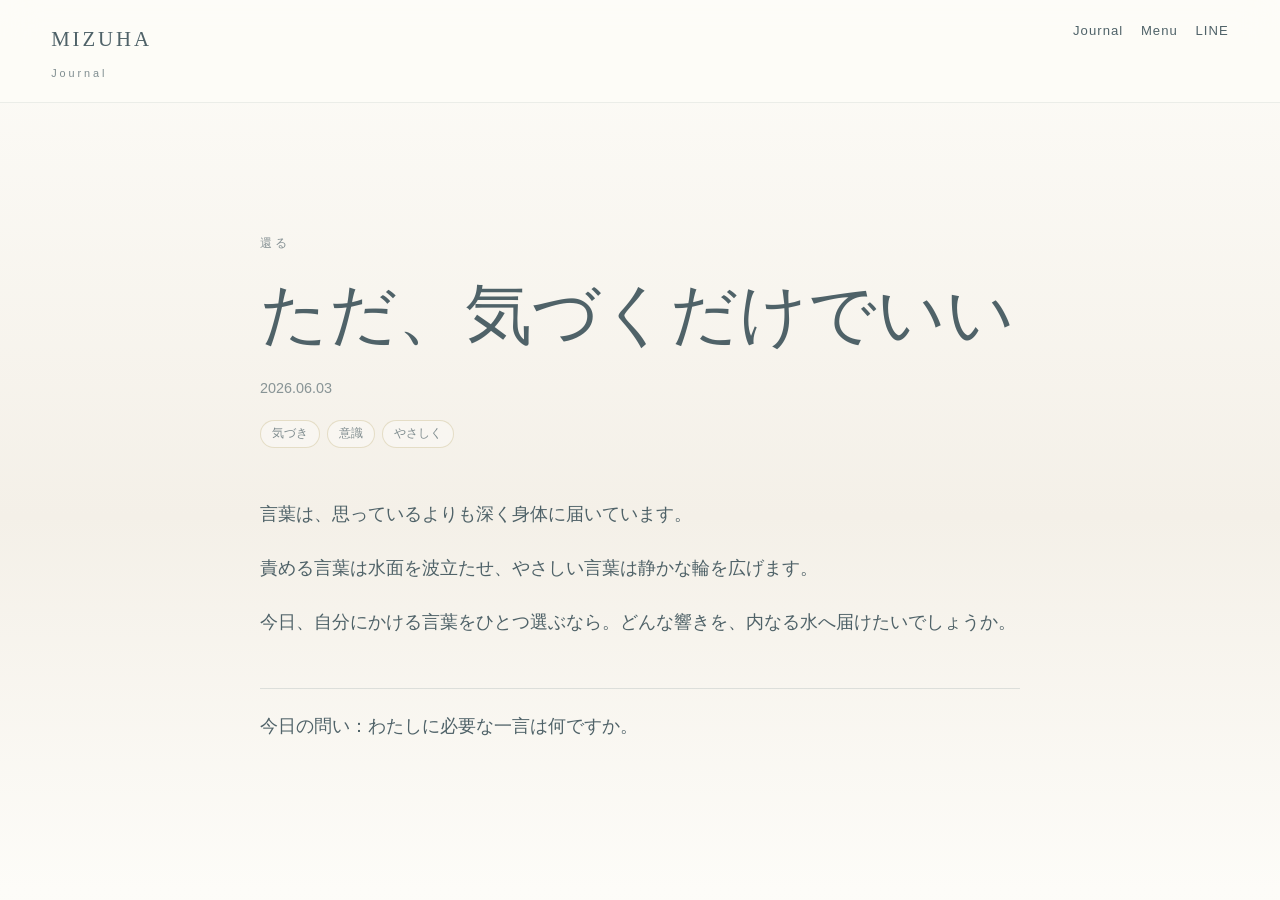
<file: quiet-words.html>
<!DOCTYPE html>
<html lang="ja">
<head>
  <meta charset="UTF-8">
  <meta name="viewport" content="width=device-width, initial-scale=1.0">
  <title>ただ、気づくだけでいい | MIZUHA Journal</title>
  <link rel="stylesheet" href="../journal-style.css">
</head>
<body>
  <header><a class="brand" href="../mizuha.html">MIZUHA<small>Journal</small></a><nav><a href="../journal.html">Journal</a><a href="../mizuha.html#menu">Menu</a><a href="https://lin.ee/ngiKEYW" target="_blank" rel="noopener noreferrer">LINE</a></nav></header>
  <main class="article">
    <p class="category">還る</p>
    <h1>ただ、気づくだけでいい</h1>
    <p class="date">2026.06.03</p>
    <ul class="tags">
      <li>気づき</li>
      <li>意識</li>
      <li>やさしく</li>
    </ul>
    <p>言葉は、思っているよりも深く身体に届いています。</p>
    <p>責める言葉は水面を波立たせ、やさしい言葉は静かな輪を広げます。</p>
    <p>今日、自分にかける言葉をひとつ選ぶなら。どんな響きを、内なる水へ届けたいでしょうか。</p>
    <p class="note">今日の問い：わたしに必要な一言は何ですか。</p>
  </main>
</body>
</html>
</file>
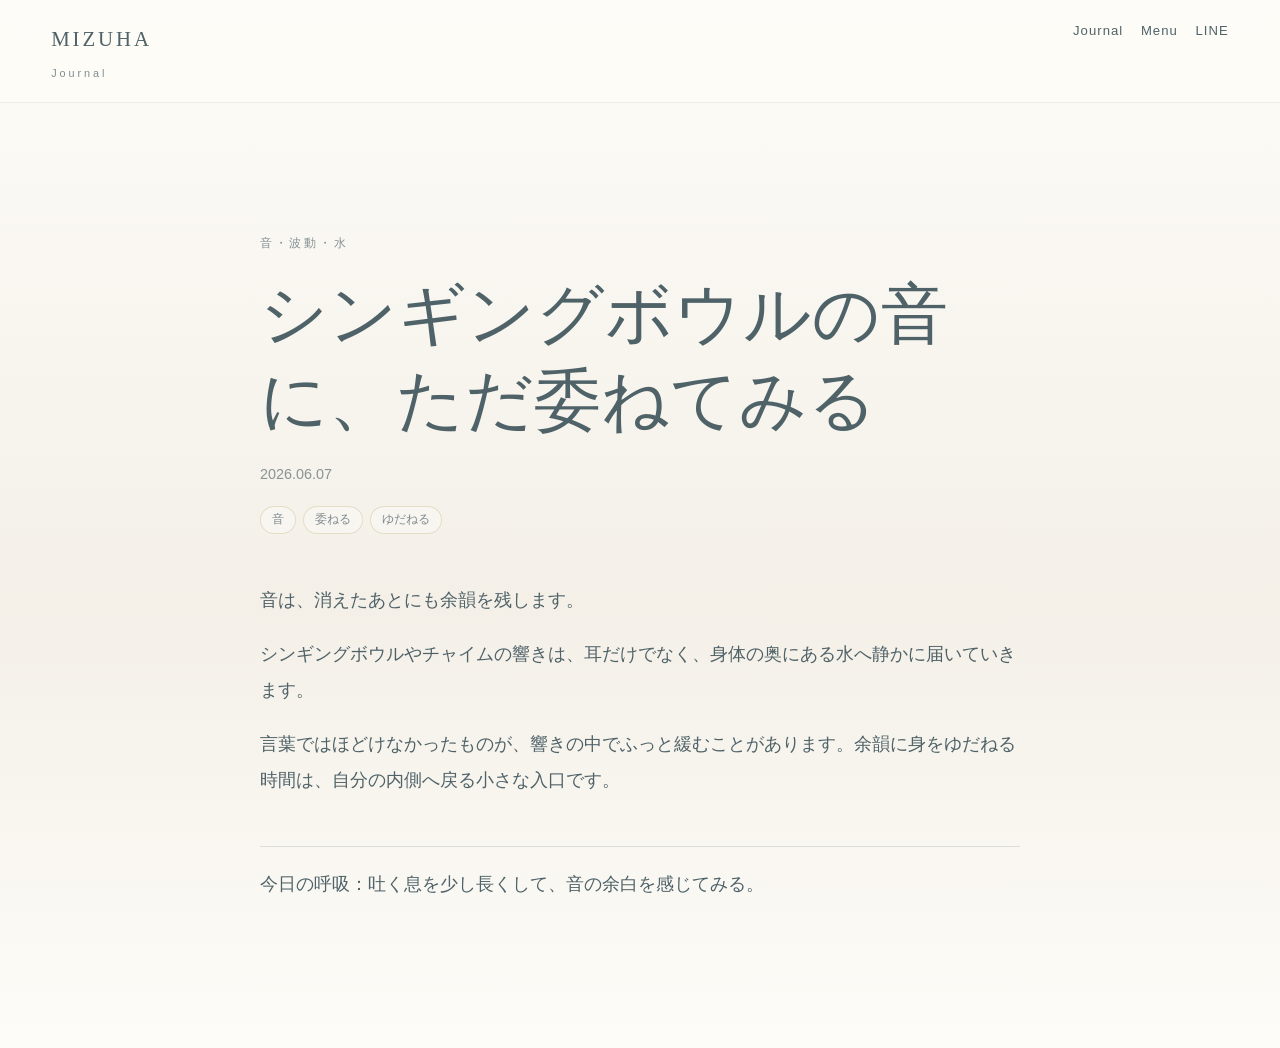
<file: sound-afterglow.html>
<!DOCTYPE html>
<html lang="ja">
<head>
  <meta charset="UTF-8">
  <meta name="viewport" content="width=device-width, initial-scale=1.0">
  <title>シンギングボウルの音に、ただ委ねてみる | MIZUHA Journal</title>
  <link rel="stylesheet" href="../journal-style.css">
</head>
<body>
  <header><a class="brand" href="../mizuha.html">MIZUHA<small>Journal</small></a><nav><a href="../journal.html">Journal</a><a href="../mizuha.html#menu">Menu</a><a href="https://lin.ee/ngiKEYW" target="_blank" rel="noopener noreferrer">LINE</a></nav></header>
  <main class="article">
    <p class="category">音・波動・水</p>
    <h1>シンギングボウルの音に、ただ委ねてみる</h1>
    <p class="date">2026.06.07</p>
    <ul class="tags">
      <li>音</li>
      <li>委ねる</li>
      <li>ゆだねる</li>
    </ul>
    <p>音は、消えたあとにも余韻を残します。</p>
    <p>シンギングボウルやチャイムの響きは、耳だけでなく、身体の奥にある水へ静かに届いていきます。</p>
    <p>言葉ではほどけなかったものが、響きの中でふっと緩むことがあります。余韻に身をゆだねる時間は、自分の内側へ戻る小さな入口です。</p>
    <p class="note">今日の呼吸：吐く息を少し長くして、音の余白を感じてみる。</p>
  </main>
</body>
</html>
</file>
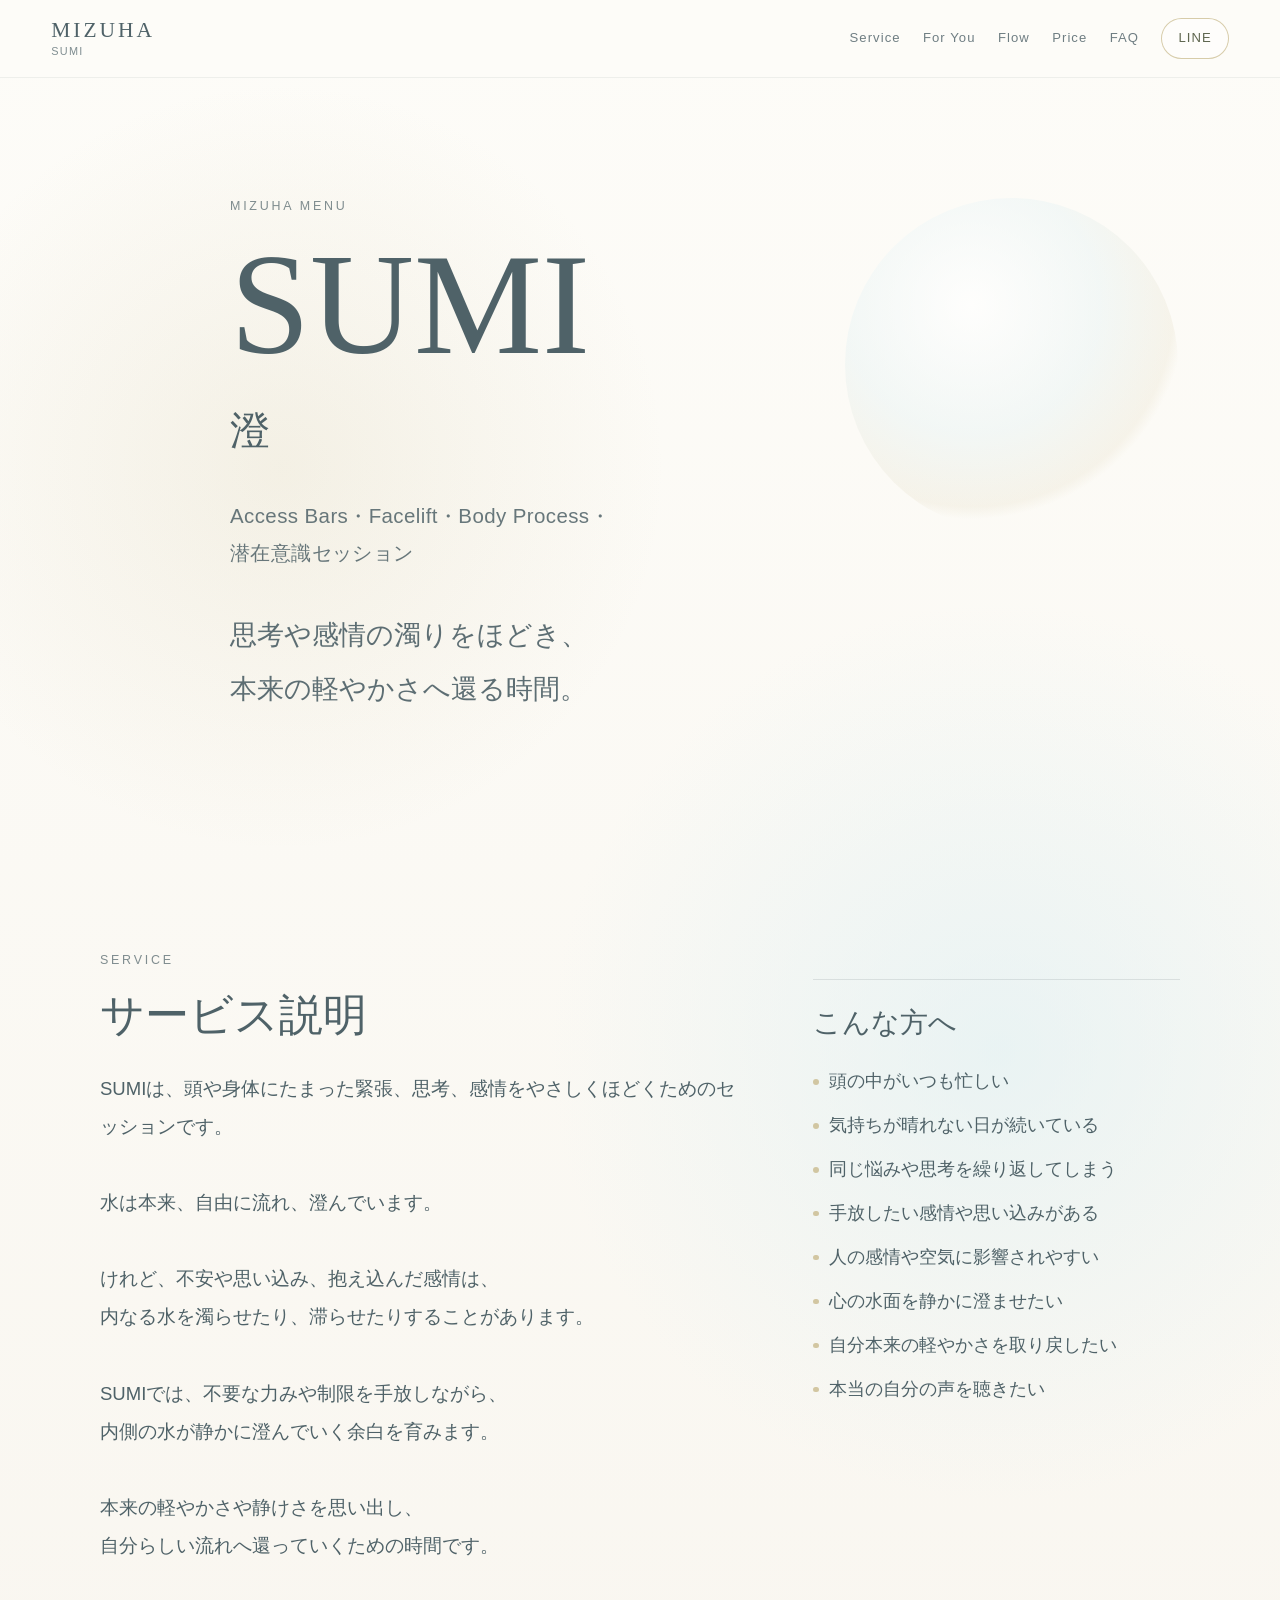
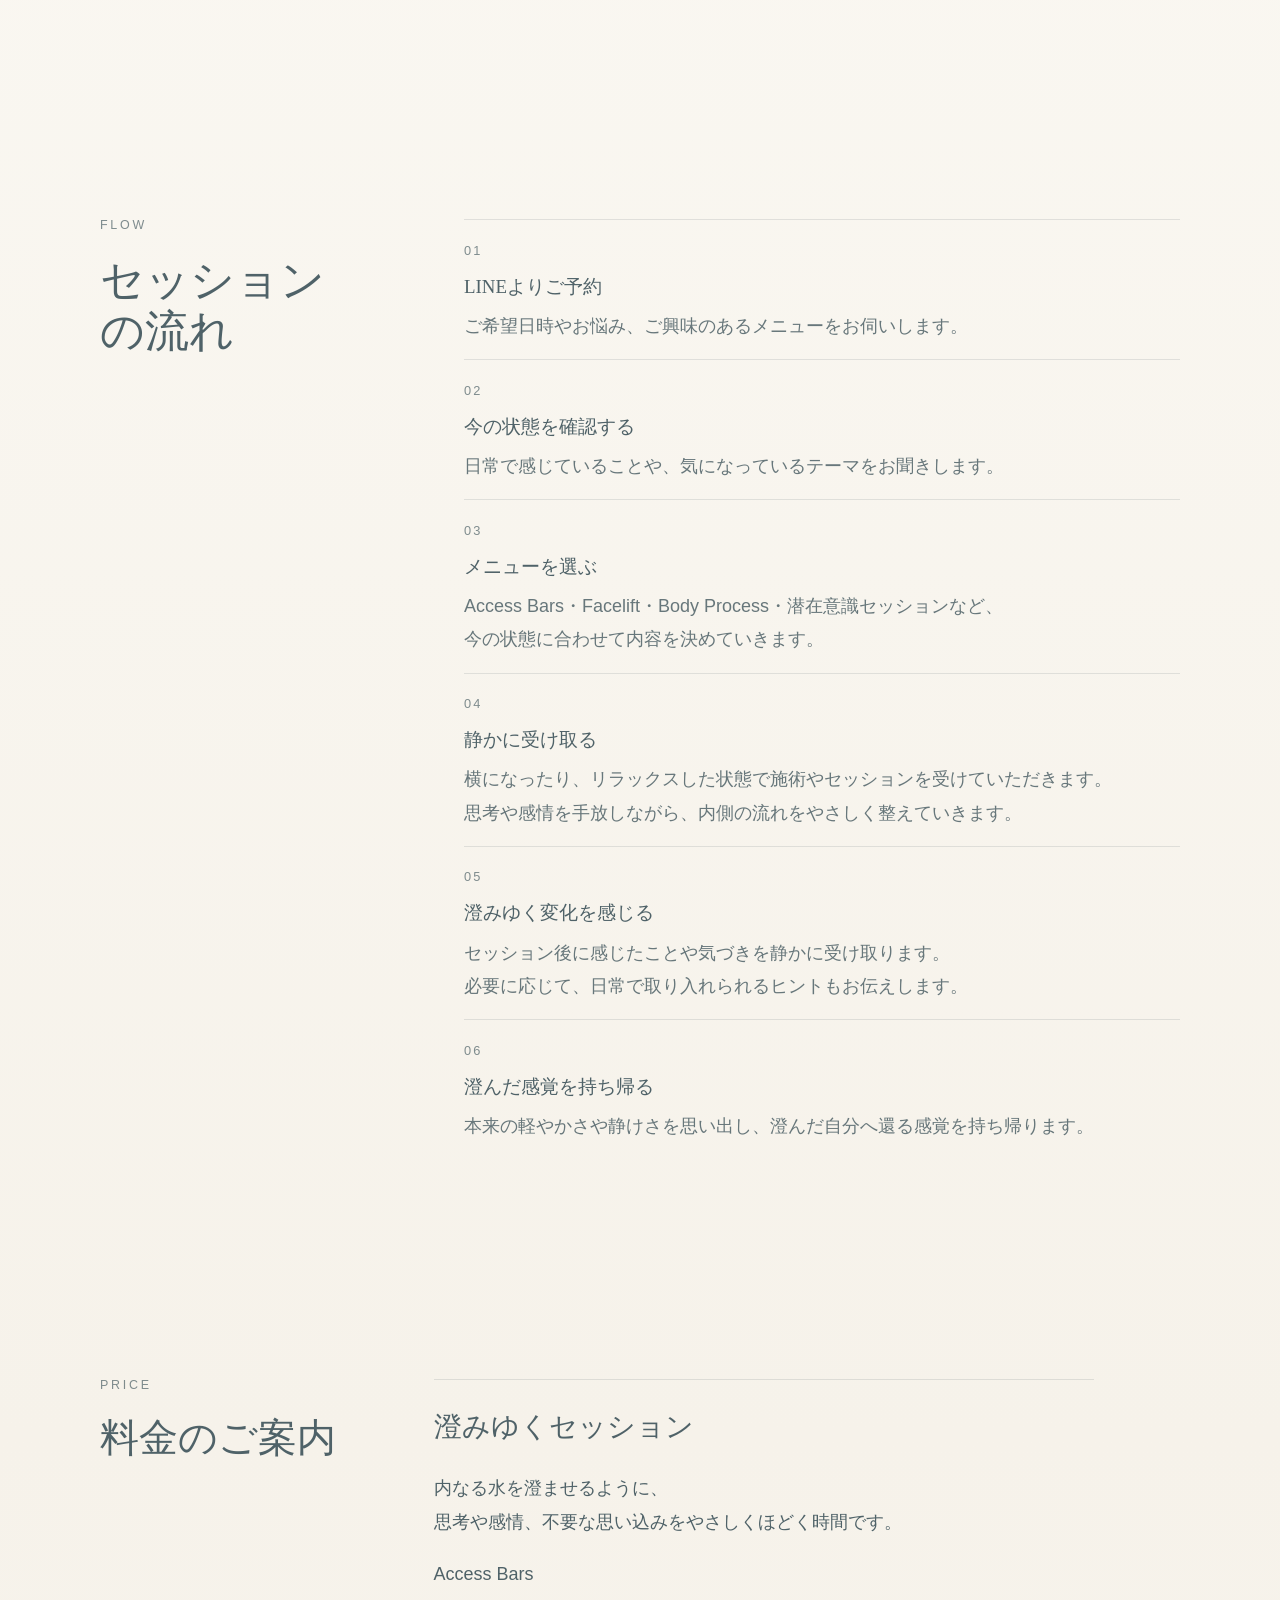
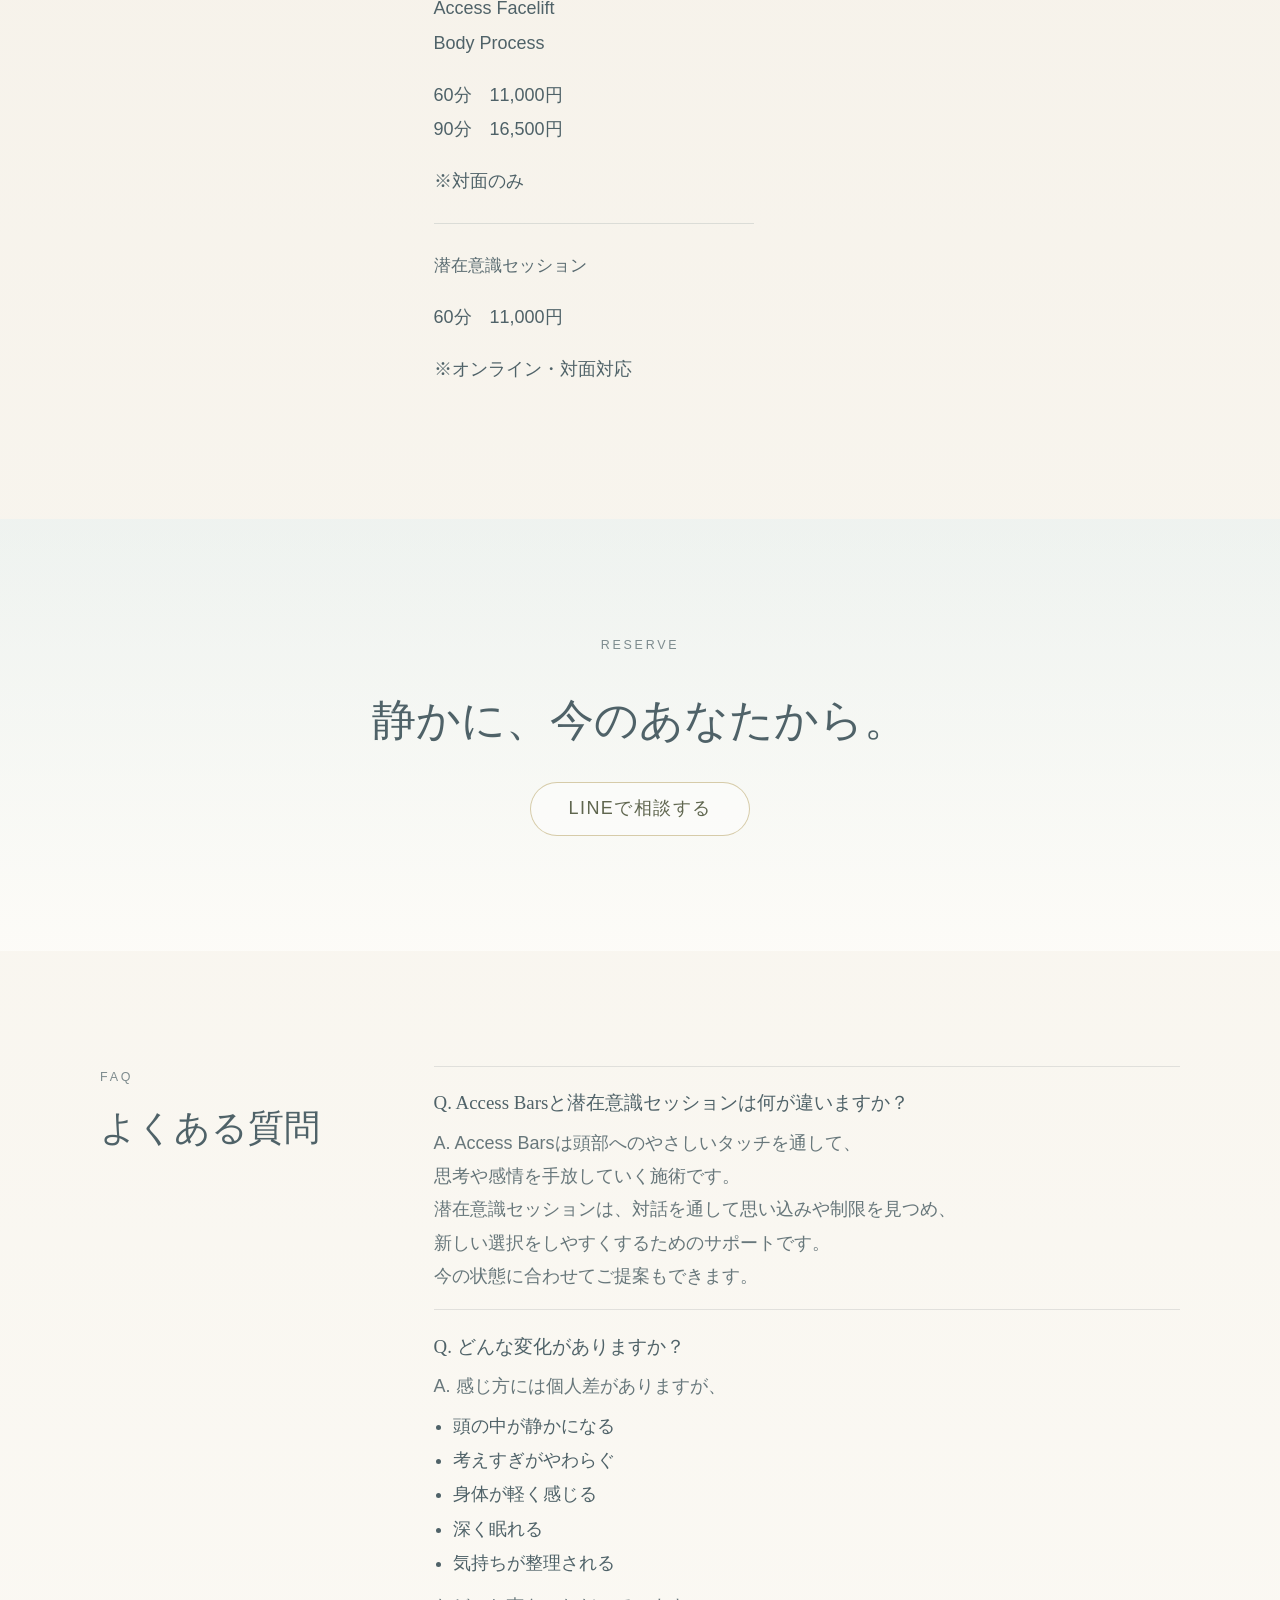
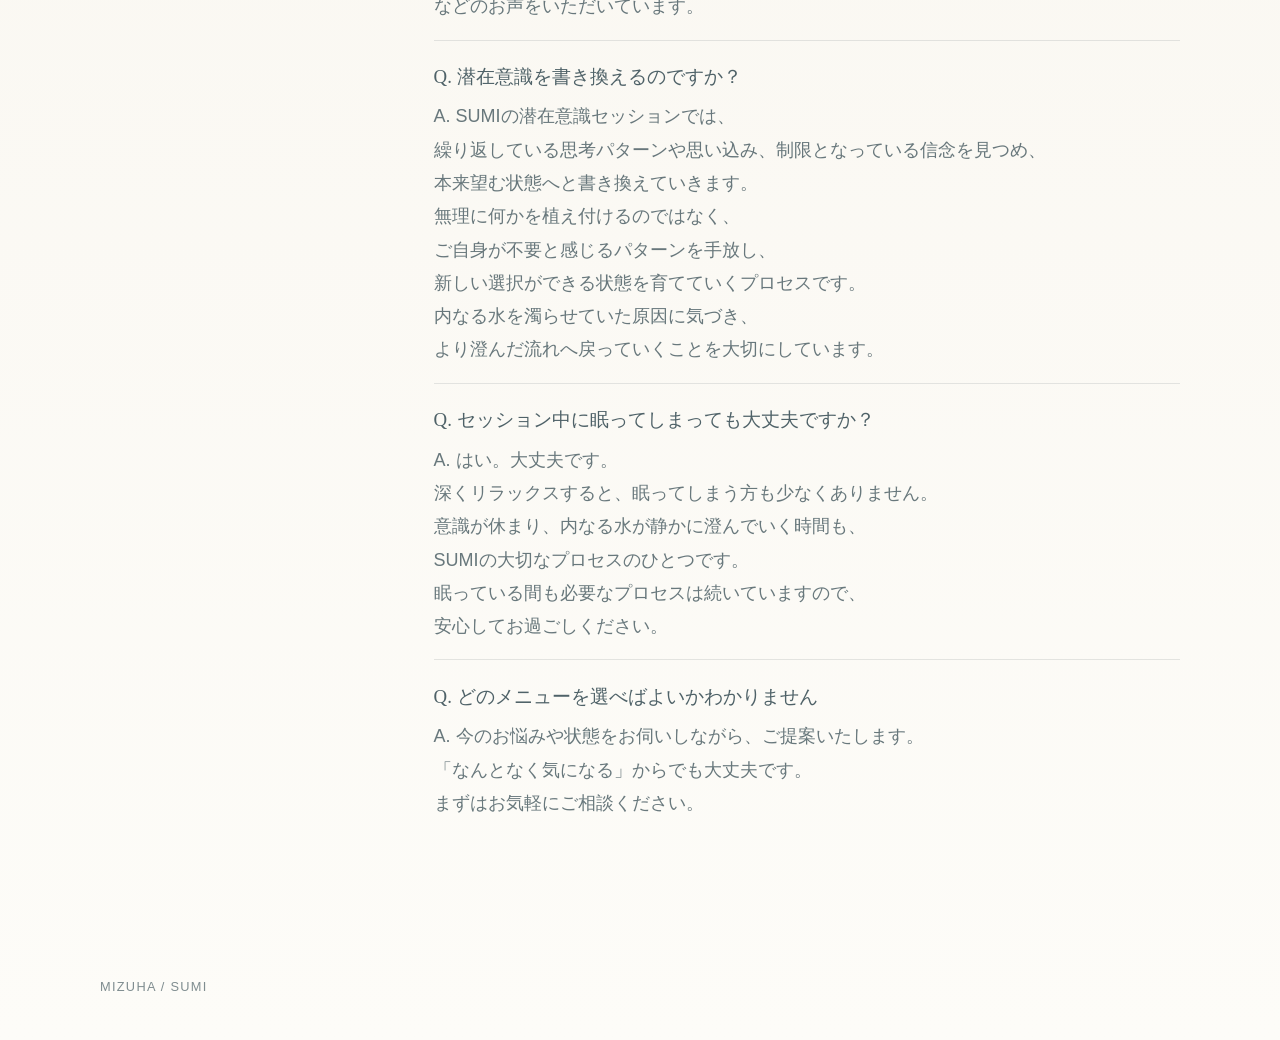
<file: sumi.html>
<!DOCTYPE html>
<html lang="ja">
<head>
  <meta charset="UTF-8">
  <meta name="viewport" content="width=device-width, initial-scale=1.0">
  <title>SUMI | MIZUHA</title>
  <style>
    :root {
      --bg: #fdfcf8;
      --paper: #f4f0e8;
      --blue: #ddeff3;
      --text: #4f6268;
      --muted: rgba(79, 98, 104, 0.72);
      --line: rgba(79, 98, 104, 0.15);
      --gold: #c8b98a;
      --serif: "Yu Mincho", "Hiragino Mincho ProN", "Noto Serif JP", serif;
      --sans: "Yu Gothic", "Hiragino Sans", "Noto Sans JP", sans-serif;
    }

    * { box-sizing: border-box; }
    html { scroll-behavior: smooth; background: var(--bg); color: var(--text); }
    body {
      margin: 0;
      font-family: var(--sans);
      background:
        radial-gradient(circle at 78% 18%, rgba(221, 239, 243, 0.58), transparent 28rem),
        radial-gradient(circle at 22% 8%, rgba(200, 185, 138, 0.16), transparent 24rem),
        linear-gradient(180deg, #fdfcf8 0%, #f6f2ea 52%, #fdfcf8 100%);
      color: var(--text);
      font-size: 18px;
      line-height: 1.9;
    }

    a { color: inherit; text-decoration: none; }

    header {
      position: sticky;
      top: 0;
      z-index: 10;
      display: flex;
      align-items: center;
      justify-content: space-between;
      gap: 1.5rem;
      padding: 1.1rem clamp(1.2rem, 4vw, 3.2rem);
      background: rgba(253, 252, 248, 0.86);
      border-bottom: 1px solid rgba(79, 98, 104, 0.09);
      backdrop-filter: blur(18px);
    }

    .brand {
      display: inline-flex;
      flex-direction: column;
      align-items: flex-start;
      gap: 0.2rem;
      font-family: var(--serif);
      font-size: 1.34rem;
      letter-spacing: 0.14em;
      line-height: 1.1;
      white-space: nowrap;
    }

    .brand small {
      font-family: var(--sans);
      font-size: 0.68rem;
      letter-spacing: 0.12em;
      color: var(--muted);
    }

    nav {
      display: flex;
      align-items: center;
      justify-content: flex-end;
      gap: clamp(0.8rem, 2vw, 1.4rem);
      flex-wrap: wrap;
      font-size: 0.82rem;
      letter-spacing: 0.08em;
      color: rgba(79, 98, 104, 0.82);
    }

    .line-link, .button {
      border: 1px solid rgba(200, 185, 138, 0.72);
      border-radius: 999px;
      color: #5f664f;
      background: rgba(255, 255, 255, 0.42);
    }

    .line-link { padding: 0.45rem 1rem; }

    section {
      scroll-margin-top: 1.2rem;
      padding: clamp(4.5rem, 9vw, 8rem) clamp(1.35rem, 5vw, 5rem);
    }

    .inner { width: min(1080px, 100%); margin: 0 auto; }

    .hero {
      min-height: 84vh;
      display: grid;
      place-items: center;
      position: relative;
      padding-top: clamp(5rem, 9vw, 8rem);
    }

    .hero::before {
      content: "";
      position: absolute;
      right: clamp(1rem, 8vw, 8rem);
      top: 16%;
      width: clamp(13rem, 26vw, 23rem);
      aspect-ratio: 1;
      border-radius: 50%;
      background: radial-gradient(circle at 38% 32%, rgba(255,255,255,.92), rgba(221,239,243,.42) 42%, rgba(200,185,138,.16) 66%, transparent 70%);
      opacity: 0.74;
      pointer-events: none;
    }

    .hero-content {
      position: relative;
      z-index: 1;
      width: min(820px, 100%);
    }

    .eyebrow, .section-kicker {
      margin: 0 0 1.1rem;
      font-size: 0.78rem;
      letter-spacing: 0.22em;
      color: var(--muted);
      text-transform: uppercase;
    }

    h1, h2, h3 {
      font-family: var(--serif);
      font-weight: 400;
      letter-spacing: 0;
      color: var(--text);
    }

    h1 { margin: 0; font-size: clamp(4.2rem, 12vw, 9rem); line-height: 0.96; }
    h2 { margin: 0; font-size: clamp(1.65rem, 3.4vw, 2.9rem); line-height: 1.18; }
    #flow h2 {
      white-space: normal;
      font-size: clamp(1.65rem, 3.4vw, 2.9rem);
      max-width: 8em;
    }

    #flow .flow-list {
      padding-top: 0.35rem;
    }
    h3 { margin: 0 0 1rem; font-size: clamp(1.35rem, 2.2vw, 1.75rem); }

    .jp-title {
      margin: 1.1rem 0 0;
      font-size: clamp(1.55rem, 3.4vw, 2.5rem);
    }

    .service-type {
      margin: 1.8rem 0 0;
      font-size: clamp(1.05rem, 1.75vw, 1.28rem);
      color: rgba(79, 98, 104, 0.86);
      line-height: 1.85;
      letter-spacing: 0.02em;
    }

    .lead {
      margin: 2.2rem 0 0;
      font-family: var(--serif);
      font-size: clamp(1.25rem, 2.4vw, 1.7rem);
      line-height: 2;
      color: rgba(79, 98, 104, 0.92);
    }

    .section-grid {
      display: grid;
      grid-template-columns: minmax(520px, 1.65fr) minmax(300px, 0.95fr);
      gap: clamp(3rem, 6vw, 5.5rem);
      align-items: start;
    }

    .body-copy {
      margin-top: 1.8rem;
      max-width: 680px;
      font-size: clamp(1.05rem, 1.45vw, 1.18rem);
      line-height: 2.05;
      white-space: pre-line;
    }

    .side-card {
      margin-top: 1.9rem;
      padding-top: 1rem;
      border-top: 1px solid var(--line);
    }

    .side-card ul {
      display: grid;
      gap: 0.72rem;
      margin: 0;
      padding: 0;
      list-style: none;
    }

    .side-card li {
      position: relative;
      padding-left: 1rem;
      line-height: 1.8;
    }

    .side-card li::before {
      content: "";
      position: absolute;
      left: 0;
      top: 0.78em;
      width: 0.34rem;
      height: 0.34rem;
      border-radius: 999px;
      background: rgba(200,185,138,.78);
    }

    .flow-list {
      display: grid;
      gap: 1rem;
      max-width: 820px;
    }

    #faq .section-grid {
      grid-template-columns: minmax(220px, 0.65fr) minmax(0, 1.8fr);
      gap: clamp(2.4rem, 5vw, 4.5rem);
    }

    #faq .flow-list {
      max-width: 820px;
    }

    #faq h2 {
      font-size: clamp(1.5rem, 2.8vw, 2.45rem);
      white-space: nowrap;
    }

    #flow .section-grid {
      grid-template-columns: minmax(300px, 0.62fr) minmax(0, 1.9fr);
      gap: clamp(2.4rem, 5vw, 4.5rem);
    }

    #flow .flow-list {
      max-width: 900px;
    }

    .flow-item {
      border-top: 1px solid var(--line);
      padding-top: 1.15rem;
    }

    .flow-num {
      display: block;
      margin-bottom: 0.35rem;
      font-size: 0.8rem;
      letter-spacing: 0.16em;
      color: var(--muted);
    }

    .flow-item strong {
      display: block;
      margin-bottom: 0.35rem;
      font-family: var(--serif);
      font-size: 1.18rem;
      font-weight: 400;
      color: var(--text);
    }

    .flow-item p { margin: 0; line-height: 1.85; color: rgba(79,98,104,.86); }

    .faq-list {
      margin: 0.35rem 0 0.65rem;
      padding-left: 1.2rem;
    }

    .faq-list li {
      line-height: 1.9;
    }

    .price-card {
      border-top: 1px solid var(--line);
      padding-top: 1.2rem;
      max-width: 660px;
    }

    #price .section-grid {
      grid-template-columns: minmax(220px, 0.65fr) minmax(0, 1.8fr);
      gap: clamp(2.4rem, 5vw, 4.5rem);
    }

    #price .price-card {
      margin-top: 0.35rem;
    }

    #price h2 {
      font-size: clamp(1.52rem, 3.05vw, 2.65rem);
    }

    #price .price-menu {
      line-height: 1.9;
    }

    #price .price-menu .menu-gap {
      display: block;
      height: 0.75rem;
    }

    #price .price-divider {
      height: 1px;
      width: min(320px, 72%);
      margin: 1.55rem 0;
      background: rgba(79, 98, 104, 0.16);
    }

    #price .price-submenu {
      margin: 0 0 1.1rem;
      line-height: 1.9;
      font-family: var(--sans);
      font-size: 1.08rem;
      font-weight: 500;
      color: rgba(79, 98, 104, 0.94);
    }

    .reserve {
      text-align: center;
      background: linear-gradient(180deg, rgba(221,239,243,.35), rgba(253,252,248,.92));
    }

    .reserve .section-kicker {
      margin-bottom: 2.3rem;
    }

    .reserve h2 {
      margin-bottom: 2.2rem;
    }

    .button {
      display: inline-flex;
      align-items: center;
      justify-content: center;
      min-width: 220px;
      min-height: 54px;
      padding: 0 1.3rem;
      letter-spacing: 0.08em;
    }

    footer {
      padding: 2.5rem clamp(1.35rem, 5vw, 5rem);
      color: var(--muted);
      font-size: 0.8rem;
      letter-spacing: 0.1em;
    }

    @media (max-width: 820px) {
      header { align-items: flex-start; flex-direction: column; }
      nav { justify-content: flex-start; }
      .section-grid { grid-template-columns: 1fr; }
      section { scroll-margin-top: 2.2rem; }
      .button, .line-link { width: 100%; }
    }
  </style>
  <style>
    .nowrap { white-space: nowrap; }
  </style>
</head>
<body>
  <header>
    <a class="brand" href="mizuha.html" aria-label="MIZUHAトップへ">
      <span>MIZUHA</span>
      <small>SUMI</small>
    </a>
    <nav aria-label="SUMIページ内ナビゲーション">
      <a href="#service">Service</a>
      <a href="#for-you">For You</a>
      <a href="#flow">Flow</a>
      <a href="#price">Price</a>
      <a href="#faq">FAQ</a>
      <a class="line-link" href="https://lin.ee/ngiKEYW" target="_blank" rel="noopener noreferrer">LINE</a>
    </nav>
  </header>

  <main>
    <section class="hero">
      <div class="hero-content">
        <p class="eyebrow">MIZUHA MENU</p>
        <h1>SUMI</h1>
        <p class="jp-title">澄</p>
        <p class="service-type">Access Bars・Facelift・Body Process・<br>潜在意識セッション</p>
        <p class="lead">思考や感情の濁りをほどき、<br>本来の軽やかさへ還る時間。</p>
      </div>
    </section>

    <section id="service">
      <div class="inner section-grid">
        <div>
          <p class="section-kicker">Service</p>
          <h2>サービス説明</h2>
          <p class="body-copy">SUMIは、頭や身体にたまった緊張、思考、感情をやさしくほどくためのセッションです。

水は本来、自由に流れ、澄んでいます。

けれど、不安や思い込み、抱え込んだ感情は、
内なる水を濁らせたり、滞らせたりすることがあります。

SUMIでは、不要な力みや制限を手放しながら、
内側の水が静かに澄んでいく余白を育みます。

本来の軽やかさや静けさを思い出し、
自分らしい流れへ還っていくための時間です。</p>
        </div>
        <aside id="for-you" class="side-card">
          <h3>こんな方へ</h3>
          <ul>
            <li>頭の中がいつも忙しい</li>
            <li>気持ちが晴れない日が続いている</li>
            <li>同じ悩みや思考を繰り返してしまう</li>
            <li>手放したい感情や思い込みがある</li>
            <li>人の感情や空気に影響されやすい</li>
            <li>心の水面を静かに澄ませたい</li>
            <li>自分本来の軽やかさを取り戻したい</li>
            <li>本当の自分の声を聴きたい</li>
          </ul>
        </aside>
      </div>
    </section>

    <section id="flow">
      <div class="inner section-grid">
        <div>
          <p class="section-kicker">Flow</p>
          <h2>セッション<br>の流れ</h2>
        </div>
        <div class="flow-list">
          <div class="flow-item">
            <span class="flow-num">01</span>
            <strong>LINEよりご予約</strong>
            <p>ご希望日時やお悩み、ご興味のあるメニューをお伺いします。</p>
          </div>
          <div class="flow-item">
            <span class="flow-num">02</span>
            <strong>今の状態を確認する</strong>
            <p>日常で感じていることや、気になっているテーマをお聞きします。</p>
          </div>
          <div class="flow-item">
            <span class="flow-num">03</span>
            <strong>メニューを選ぶ</strong>
            <p>Access Bars・Facelift・Body Process・潜在意識セッションなど、<br>今の状態に合わせて内容を決めていきます。</p>
          </div>
          <div class="flow-item">
            <span class="flow-num">04</span>
            <strong>静かに受け取る</strong>
            <p>横になったり、リラックスした状態で施術やセッションを受けていただきます。</p>
            <p>思考や感情を手放しながら、内側の流れをやさしく整えていきます。</p>
          </div>
          <div class="flow-item">
            <span class="flow-num">05</span>
            <strong>澄みゆく変化を感じる</strong>
            <p>セッション後に感じたことや気づきを静かに受け取ります。</p>
            <p>必要に応じて、日常で取り入れられるヒントもお伝えします。</p>
          </div>
          <div class="flow-item">
            <span class="flow-num">06</span>
            <strong>澄んだ感覚を持ち帰る</strong>
            <p>本来の軽やかさや静けさを思い出し、澄んだ自分へ還る感覚を持ち帰ります。</p>
          </div>
        </div>
      </div>
    </section>

    <section id="price">
      <div class="inner section-grid">
        <div>
          <p class="section-kicker">Price</p>
          <h2>料金のご案内</h2>
        </div>
        <div class="price-card">
          <h3>澄みゆくセッション</h3>
          <p>内なる水を澄ませるように、<br>思考や感情、不要な思い込みをやさしくほどく時間です。</p>
          <p class="price-menu">Access Bars<br>Access Facelift<br>Body Process</p>
          <p>60分　11,000円<br>90分　16,500円</p>
          <p>※対面のみ</p>
          <div class="price-divider"></div>
          <p class="price-submenu">潜在意識セッション</p>
          <p>60分　11,000円</p>
          <p>※オンライン・対面対応</p>
        </div>
      </div>
    </section>

    <section class="reserve">
      <div class="inner">
        <p class="section-kicker">Reserve</p>
        <h2>静かに、今のあなたから。</h2>
        <a class="button" href="https://lin.ee/ngiKEYW" target="_blank" rel="noopener noreferrer">LINEで相談する</a>
      </div>
    </section>

    <section id="faq">
      <div class="inner section-grid">
        <div>
          <p class="section-kicker">FAQ</p>
          <h2>よくある質問</h2>
        </div>
        <div class="flow-list">
          <div class="flow-item">
            <strong>Q. Access Barsと潜在意識セッションは何が違いますか？</strong>
            <p>A. Access Barsは頭部へのやさしいタッチを通して、<br>思考や感情を手放していく施術です。</p>
            <p>潜在意識セッションは、対話を通して思い込みや制限を見つめ、<br>新しい選択をしやすくするためのサポートです。</p>
            <p>今の状態に合わせてご提案もできます。</p>
          </div>
          <div class="flow-item">
            <strong>Q. どんな変化がありますか？</strong>
            <p>A. 感じ方には個人差がありますが、</p>
            <ul class="faq-list">
              <li>頭の中が静かになる</li>
              <li>考えすぎがやわらぐ</li>
              <li>身体が軽く感じる</li>
              <li>深く眠れる</li>
              <li>気持ちが整理される</li>
            </ul>
            <p>などのお声をいただいています。</p>
          </div>
          <div class="flow-item">
            <strong>Q. 潜在意識を書き換えるのですか？</strong>
            <p>A. SUMIの潜在意識セッションでは、<br>繰り返している思考パターンや思い込み、制限となっている信念を見つめ、<br>本来望む状態へと書き換えていきます。</p>
            <p>無理に何かを植え付けるのではなく、<br>ご自身が不要と感じるパターンを手放し、<br>新しい選択ができる状態を育てていくプロセスです。</p>
            <p>内なる水を濁らせていた原因に気づき、<br>より澄んだ流れへ戻っていくことを大切にしています。</p>
          </div>
          <div class="flow-item">
            <strong>Q. セッション中に眠ってしまっても大丈夫ですか？</strong>
            <p>A. はい。大丈夫です。</p>
            <p>深くリラックスすると、眠ってしまう方も少なくありません。</p>
            <p>意識が休まり、内なる水が静かに澄んでいく時間も、<br>SUMIの大切なプロセスのひとつです。</p>
            <p>眠っている間も必要なプロセスは続いていますので、<br>安心してお過ごしください。</p>
          </div>
          <div class="flow-item">
            <strong>Q. どのメニューを選べばよいかわかりません</strong>
            <p>A. 今のお悩みや状態をお伺いしながら、ご提案いたします。</p>
            <p>「なんとなく気になる」からでも大丈夫です。</p>
            <p>まずはお気軽にご相談ください。</p>
          </div>
        </div>
      </div>
    </section>
  </main>

  <footer>
    <div class="inner">MIZUHA / SUMI</div>
  </footer>
</body>
<style>
  @media (max-width: 820px) {
    html,
    body {
      max-width: 100%;
      overflow-x: hidden;
    }

    section,
    .inner,
    main {
      max-width: 100%;
    }

    .section-grid,
    #flow .section-grid,
    #price .section-grid,
    #faq .section-grid {
      display: grid !important;
      grid-template-columns: minmax(0, 1fr) !important;
      gap: 1.8rem !important;
    }

    #flow .flow-list,
    #faq .flow-list,
    #price .price-card,
    .body-copy,
    .side-card {
      width: 100% !important;
      max-width: 100% !important;
      min-width: 0 !important;
    }

    #flow p,
    #faq p,
    #price p,
    #flow strong,
    #faq strong {
      max-width: 100%;
      overflow-wrap: break-word;
      word-break: normal;
    }
  }
</style>
<style>
  @media (max-width: 768px) {
    html,
    body,
    main,
    section {
      max-width: 100% !important;
      overflow-x: hidden !important;
    }

    section {
      padding-left: 22px !important;
      padding-right: 22px !important;
      box-sizing: border-box !important;
    }

    .inner,
    .section-grid,
    .service-grid,
    .service-layout,
    .content-grid,
    .detail-grid,
    .price-grid,
    .pricing-grid,
    .flow-grid,
    .flow-list,
    .faq-grid,
    #service .section-grid,
    #for-you .section-grid,
    #flow .section-grid,
    #price .section-grid,
    #faq .section-grid {
      display: grid !important;
      grid-template-columns: minmax(0, 1fr) !important;
      width: 100% !important;
      max-width: none !important;
      min-width: 0 !important;
      gap: 1.6rem !important;
      box-sizing: border-box !important;
    }

    .body-copy,
    .flow-list,
    .price-card,
    .for-you-card,
    .side-card,
    article,
    .card,
    #flow > *,
    #price > *,
    #faq > * {
      width: 100% !important;
      max-width: 100% !important;
      min-width: 0 !important;
      box-sizing: border-box !important;
    }

    p,
    li,
    h1,
    h2,
    h3,
    h4,
    strong,
    span,
    small {
      max-width: 100% !important;
      overflow-wrap: break-word !important;
      word-break: normal !important;
    }
  }
</style>
</html>
</file>
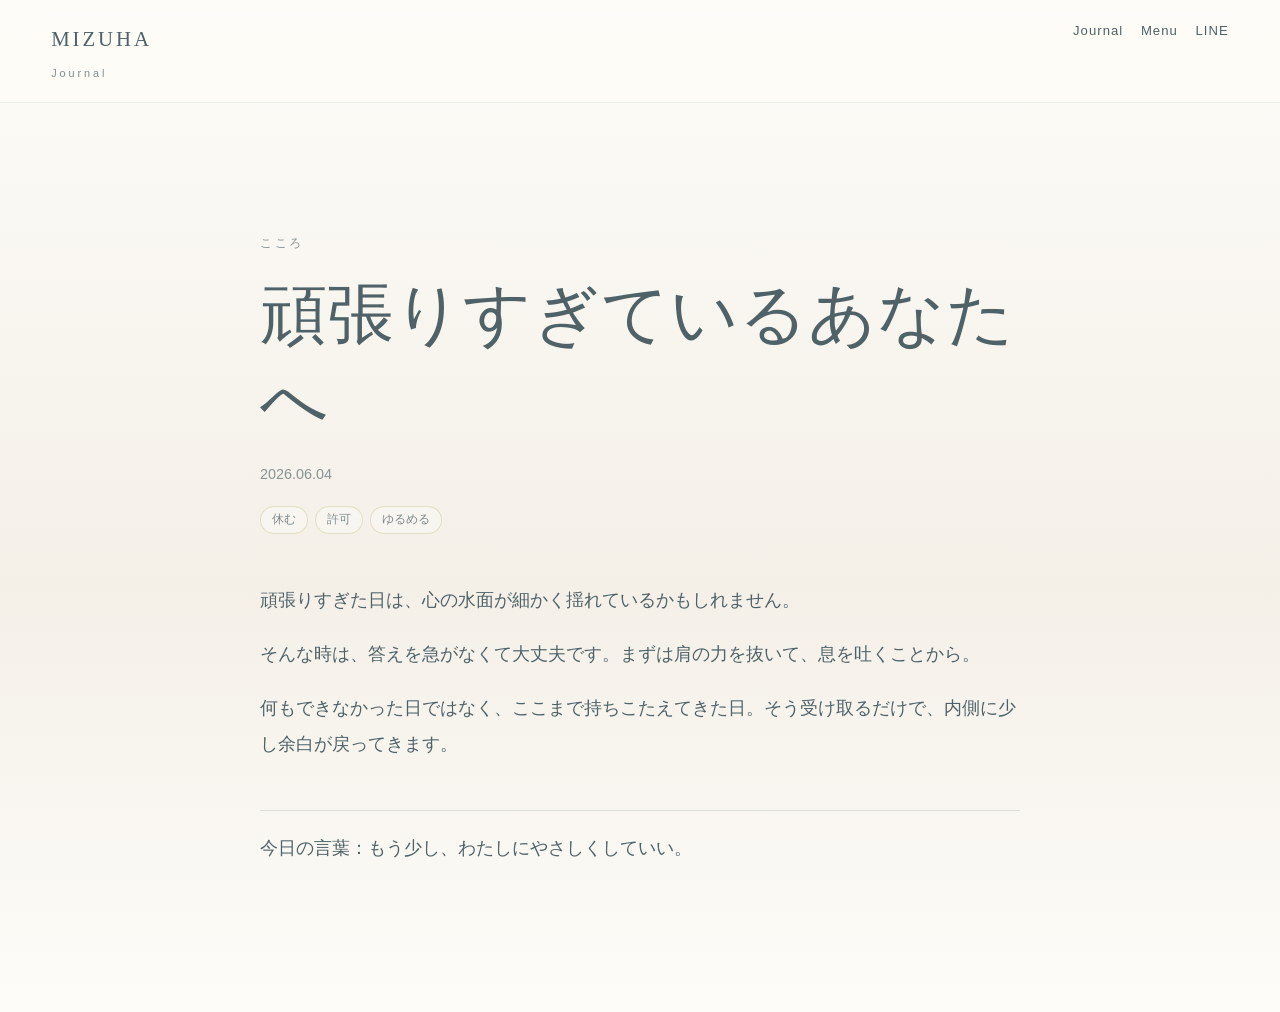
<file: too-much-effort.html>
<!DOCTYPE html>
<html lang="ja">
<head>
  <meta charset="UTF-8">
  <meta name="viewport" content="width=device-width, initial-scale=1.0">
  <title>頑張りすぎているあなたへ | MIZUHA Journal</title>
  <link rel="stylesheet" href="../journal-style.css">
</head>
<body>
  <header><a class="brand" href="../mizuha.html">MIZUHA<small>Journal</small></a><nav><a href="../journal.html">Journal</a><a href="../mizuha.html#menu">Menu</a><a href="https://lin.ee/ngiKEYW" target="_blank" rel="noopener noreferrer">LINE</a></nav></header>
  <main class="article">
    <p class="category">こころ</p>
    <h1>頑張りすぎているあなたへ</h1>
    <p class="date">2026.06.04</p>
    <ul class="tags">
      <li>休む</li>
      <li>許可</li>
      <li>ゆるめる</li>
    </ul>
    <p>頑張りすぎた日は、心の水面が細かく揺れているかもしれません。</p>
    <p>そんな時は、答えを急がなくて大丈夫です。まずは肩の力を抜いて、息を吐くことから。</p>
    <p>何もできなかった日ではなく、ここまで持ちこたえてきた日。そう受け取るだけで、内側に少し余白が戻ってきます。</p>
    <p class="note">今日の言葉：もう少し、わたしにやさしくしていい。</p>
  </main>
</body>
</html>
</file>
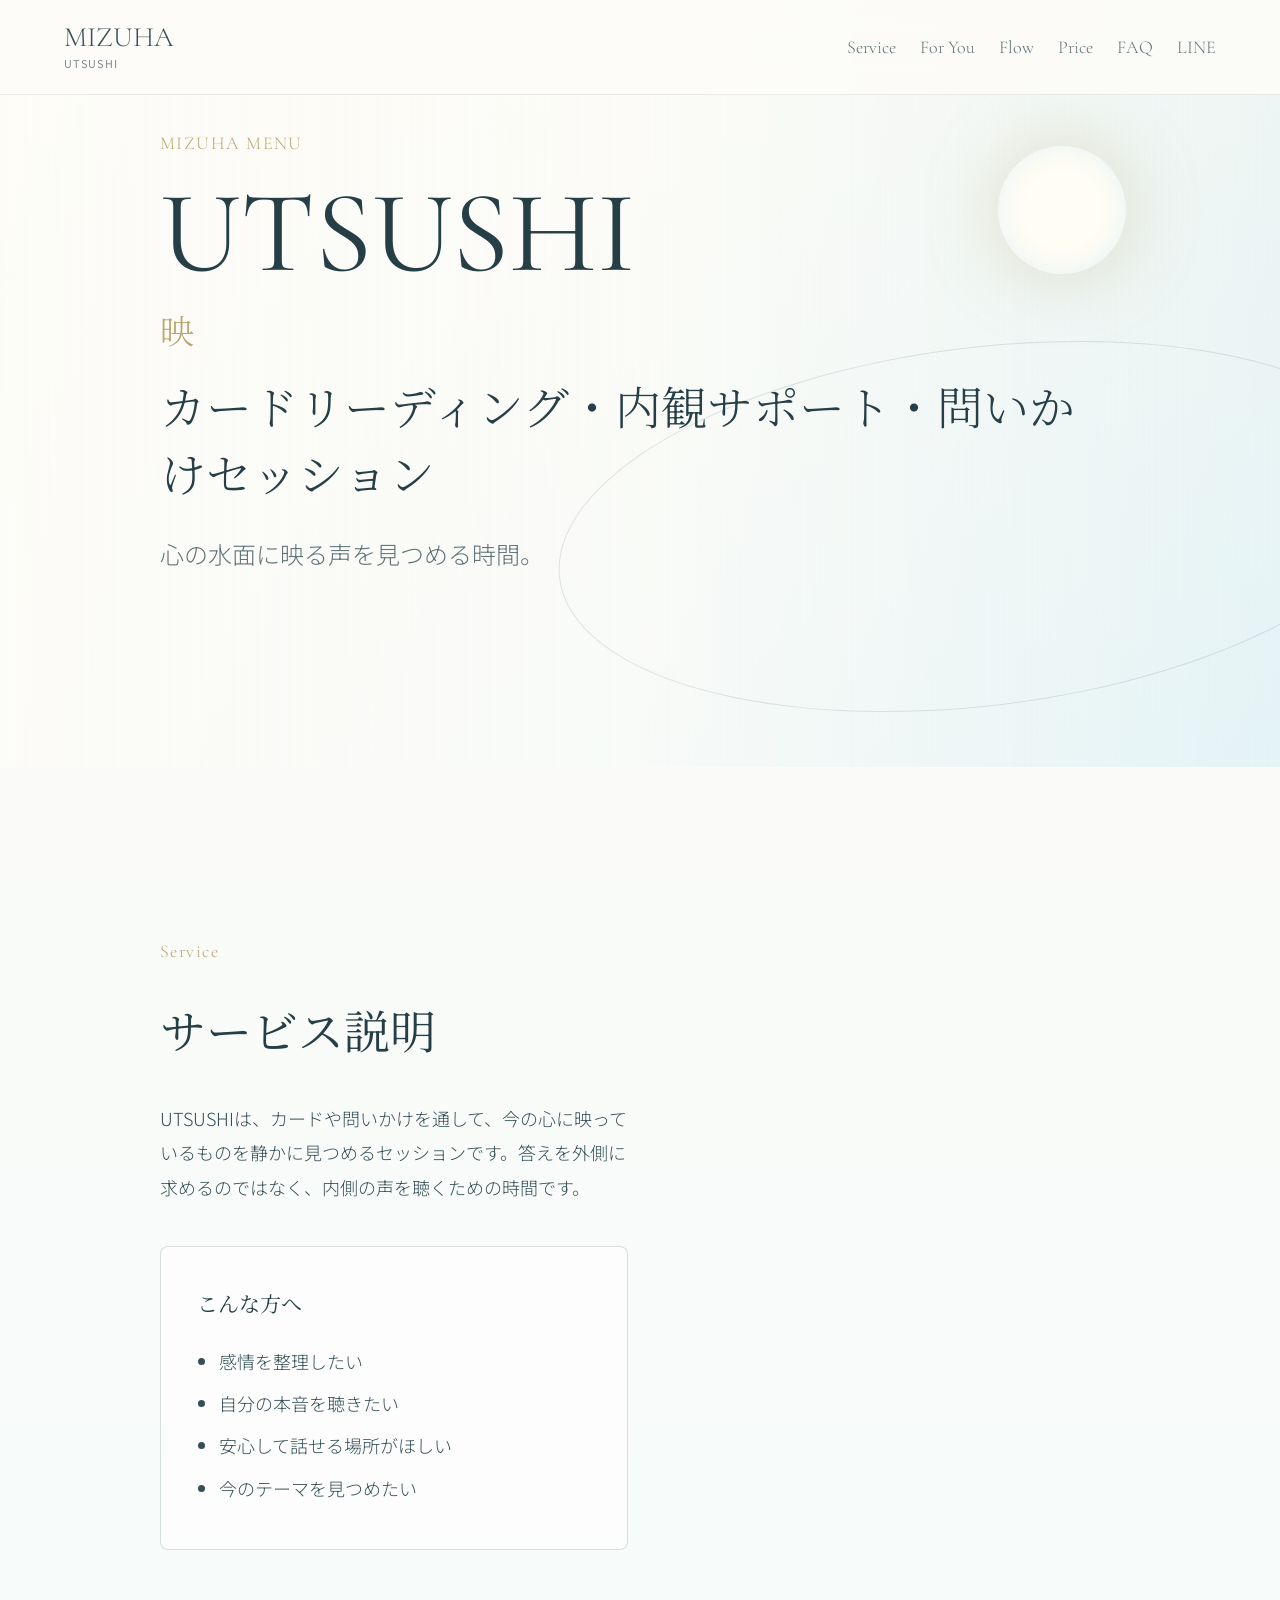
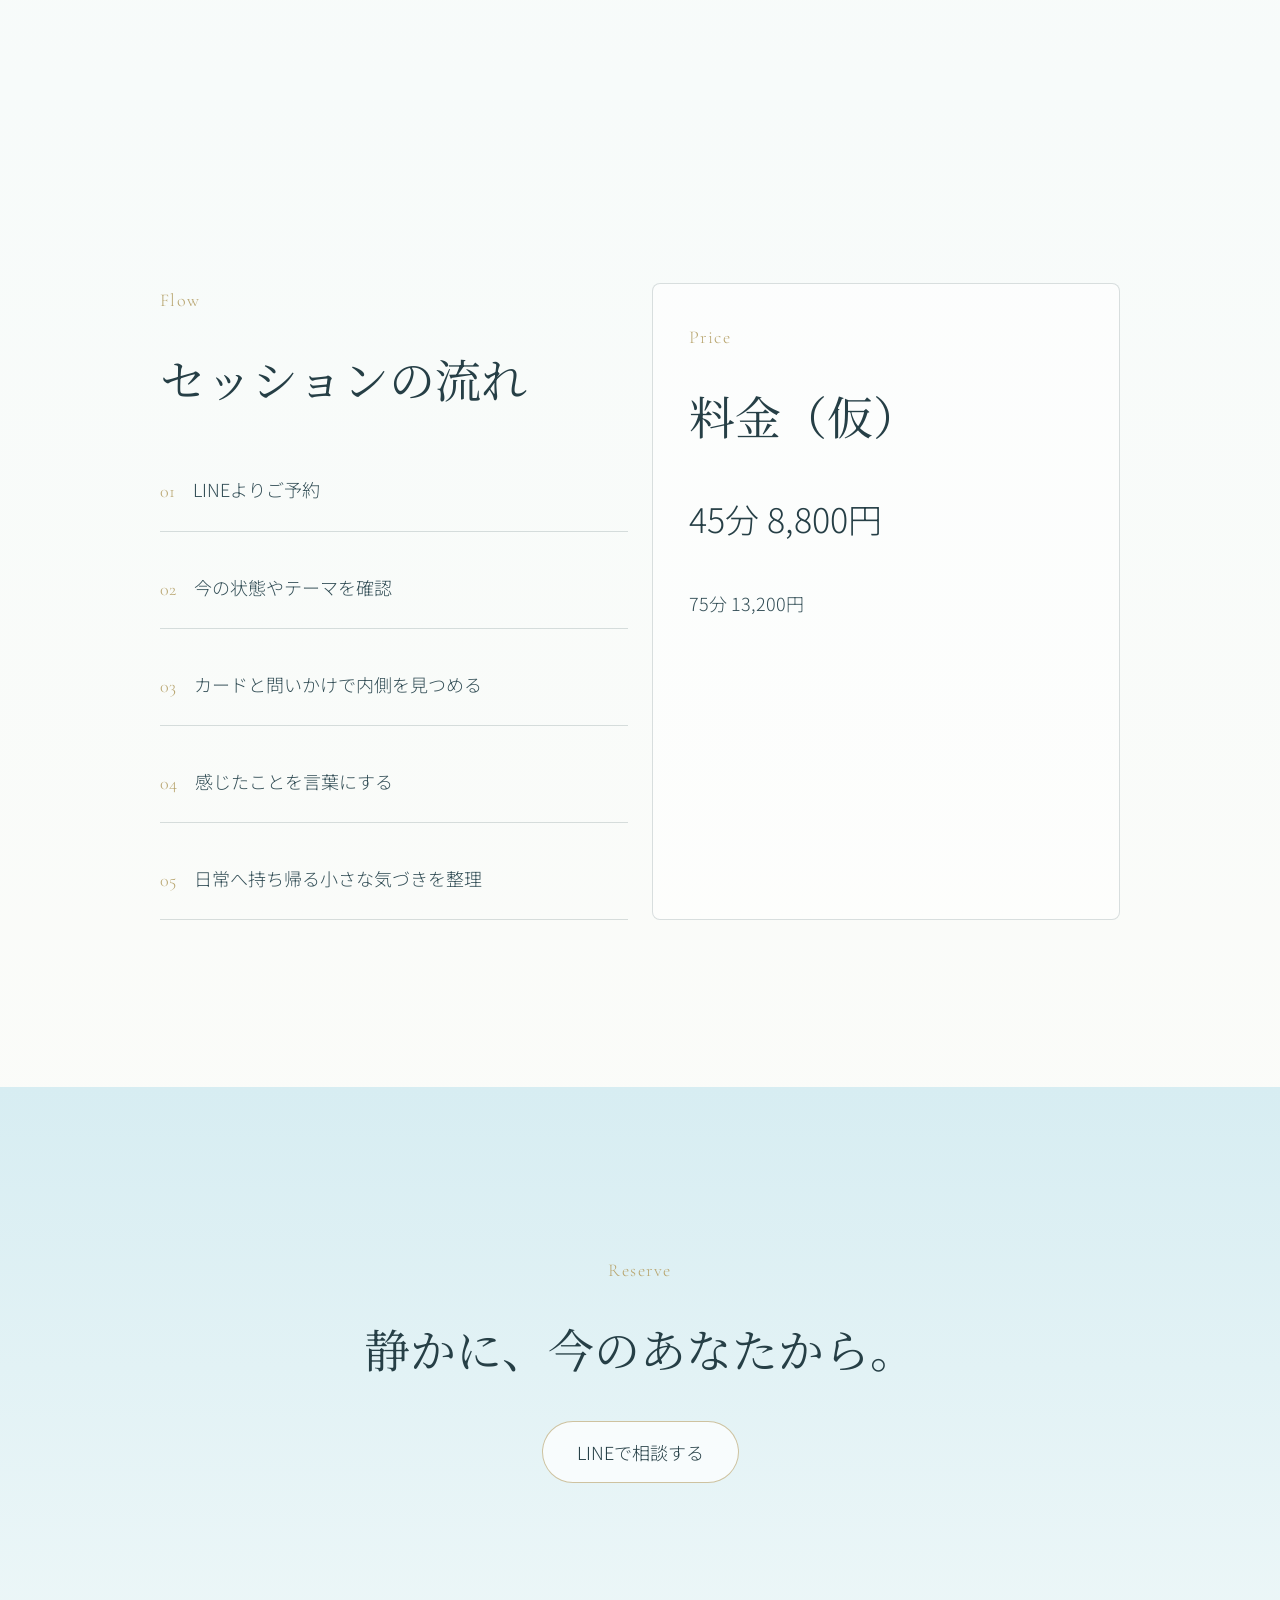
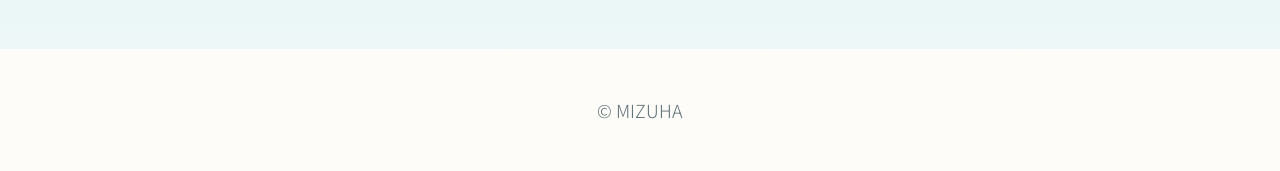
<file: utsushi.html>
<!doctype html>
<html lang="ja">
  <head>
    <meta charset="utf-8" />
    <meta name="viewport" content="width=device-width, initial-scale=1" />
    <title>UTSUSHI | MIZUHA</title>
    <link rel="preconnect" href="https://fonts.googleapis.com" />
    <link rel="preconnect" href="https://fonts.gstatic.com" crossorigin />
    <link href="https://fonts.googleapis.com/css2?family=Cormorant+Garamond:wght@400;500;600&family=Noto+Sans+JP:wght@300;400;500&family=Noto+Serif+JP:wght@400;500;600&display=swap" rel="stylesheet" />
    <style>:root{--off:#fdfcf8;--blue:#d7edf2;--text:#344f57;--muted:#5f7378;--deep:#263f46;--gold:#b8a56f;--line:rgba(52,79,87,.18);--serif:"Noto Serif JP",serif;--latin:"Cormorant Garamond",serif;--sans:"Noto Sans JP",sans-serif}*{box-sizing:border-box}html{scroll-behavior:smooth}body{margin:0;background:linear-gradient(180deg,var(--off),#f7fbfa,var(--off));color:var(--text);font-family:var(--sans);font-size:18px;font-weight:300;line-height:1.9}a{text-decoration:none;color:inherit}.header{position:fixed;z-index:10;inset:0 0 auto;display:flex;justify-content:space-between;align-items:center;padding:22px clamp(22px,5vw,72px);background:rgba(253,252,248,.86);backdrop-filter:blur(18px);border-bottom:1px solid rgba(52,79,87,.1)}.brand{font-family:var(--latin);font-size:28px;color:var(--deep)}.nav{display:flex;gap:24px;color:var(--muted);font-family:var(--latin);font-size:18px}.hero,.section{position:relative;overflow:hidden;padding:clamp(96px,13vw,170px) clamp(22px,5vw,76px)}.hero{min-height:78svh;display:grid;align-items:center;padding-top:126px;background:linear-gradient(90deg,rgba(253,252,248,.95),rgba(253,252,248,.72),rgba(215,237,242,.34)),linear-gradient(180deg,#fbfaf4,#eaf6f7)}.hero:before{content:"";position:absolute;right:-10%;bottom:8%;width:min(70vw,850px);aspect-ratio:1/.42;border:1px solid rgba(52,79,87,.14);border-radius:50%;transform:rotate(-7deg)}.hero:after{content:"";position:absolute;right:12%;top:19%;width:128px;aspect-ratio:1;border-radius:50%;background:radial-gradient(circle,#fffdf4 0 42%,rgba(255,253,244,.65) 58%,transparent 74%);box-shadow:0 0 72px rgba(184,165,111,.34)}.inner{position:relative;z-index:2;width:min(960px,100%);margin:0 auto}.narrow{width:min(760px,100%)}.label{font-family:var(--latin);font-size:18px;letter-spacing:.08em;color:var(--gold);margin:0 0 18px}h1,h2,h3,p{margin-top:0}h1,h2,h3{font-family:var(--serif);font-weight:400;color:var(--deep)}h1{font-family:var(--latin);font-size:clamp(64px,10vw,116px);line-height:.95;margin-bottom:18px}.jp-name{margin-bottom:18px;color:var(--gold);font-family:var(--serif);font-size:clamp(23px,3vw,34px);line-height:1.4}.service-title{margin-bottom:26px;color:var(--deep);font-family:var(--serif);font-size:clamp(28px,4vw,46px);line-height:1.45}.lead{font-size:clamp(19px,2vw,24px);line-height:1.9;color:var(--muted);max-width:720px}h2{font-size:clamp(30px,4vw,46px);margin-bottom:28px}.grid{display:grid;grid-template-columns:repeat(2,minmax(0,1fr));gap:24px}.panel{padding:36px;border:1px solid var(--line);border-radius:8px;background:rgba(255,255,255,.56)}.panel ul{margin:0;padding-left:1.2em}.panel li{margin:.45em 0}.flow{counter-reset:step;display:grid;gap:16px}.flow p{counter-increment:step;margin:0;padding:22px 0;border-bottom:1px solid var(--line)}.flow p:before{content:counter(step,decimal-leading-zero);font-family:var(--latin);color:var(--gold);margin-right:18px}.price{font-size:clamp(24px,3vw,34px);color:var(--deep)}.cta{text-align:center;background:linear-gradient(180deg,var(--blue),#edf7f8)}.button{display:inline-flex;min-height:56px;align-items:center;justify-content:center;padding:13px 34px;border:1px solid rgba(184,165,111,.66);border-radius:999px;background:rgba(255,255,255,.72);color:var(--deep)}.line-qr{width:132px;height:132px;margin:28px auto 10px;padding:10px;border:1px solid rgba(52,79,87,.14);border-radius:8px;background:rgba(255,255,255,.64)}.line-qr img{display:block;width:100%;height:100%}.qr-note{margin:0;color:var(--muted);font-size:14px}.floating-line{position:fixed;right:18px;bottom:18px;z-index:40;display:none;min-height:52px;align-items:center;justify-content:center;padding:12px 20px;border:1px solid rgba(184,165,111,.68);border-radius:999px;background:rgba(253,252,248,.92);box-shadow:0 12px 32px rgba(52,79,87,.12);color:var(--deep);font-size:16px;backdrop-filter:blur(14px)}.footer{padding:44px 22px;text-align:center;color:var(--muted);background:var(--off)}@media(max-width:760px){body{font-size:17px}.nav{display:none}.hero,.section{padding:92px 23px}.hero{padding-top:118px}.grid{grid-template-columns:1fr}.panel{padding:28px}.button{width:100%;font-size:18px}.floating-line{display:inline-flex}}</style>
<style>
header a:first-of-type::after,
.brand::after,
.site-brand::after,
.site-logo::after,
.logo::after {
  content: "安心の場・調和の世界";
  display: block;
  margin-top: 0.25rem;
  font-family: var(--sans);
  font-size: 0.68rem;
  font-weight: 400;
  letter-spacing: 0.08em;
  color: rgba(79, 98, 104, 0.74);
  line-height: 1.4;
  white-space: nowrap;
}
</style>
<style>
  header a::after {
    content: none !important;
    display: none !important;
  }

  .mizuha-brand-mark::after {
    content: "安心の場・調和の世界" !important;
    display: block !important;
    display: block;
    margin-top: 0.25rem;
    font-family: var(--sans);
    font-size: 0.68rem;
    font-weight: 400;
    letter-spacing: 0.08em;
    color: rgba(79, 98, 104, 0.74);
    line-height: 1.4;
    white-space: nowrap;
  }
</style>
</head>
  <body>
    <header class="header"><a class="brand" href="mizuha.html">MIZUHA</a><nav class="nav"><a href="mizuha.html#menu">Menu</a><a href="https://lin.ee/ngiKEYW" target="_blank" rel="noopener noreferrer">LINE</a></nav></header>
    <main>
      <section class="hero"><div class="inner"><p class="label">MIZUHA MENU</p><h1>UTSUSHI</h1><p class="jp-name">映</p><p class="service-title">カードリーディング・内観サポート・問いかけセッション</p><p class="lead">心の水面に映る声を見つめる時間。</p></div></section>
      <section class="section"><div class="inner grid"><div><p class="label">Service</p><h2>サービス説明</h2><p>UTSUSHIは、カードや問いかけを通して、今の心に映っているものを静かに見つめるセッションです。答えを外側に求めるのではなく、内側の声を聴くための時間です。</p></div><div class="panel"><h3>こんな方へ</h3><ul><li>感情を整理したい</li><li>自分の本音を聴きたい</li><li>安心して話せる場所がほしい</li><li>今のテーマを見つめたい</li></ul></div></div></section>
      <section class="section"><div class="inner grid"><div><p class="label">Flow</p><h2>セッションの流れ</h2><div class="flow"><p>LINEよりご予約</p><p>今の状態やテーマを確認</p><p>カードと問いかけで内側を見つめる</p><p>感じたことを言葉にする</p><p>日常へ持ち帰る小さな気づきを整理</p></div></div><div class="panel"><p class="label">Price</p><h2>料金（仮）</h2><p class="price">45分 8,800円</p><p>75分 13,200円</p></div></div></section>
      <section class="section cta"><div class="inner narrow"><p class="label">Reserve</p><h2>静かに、今のあなたから。</h2><a class="button" href="https://lin.ee/ngiKEYW" target="_blank" rel="noopener noreferrer">LINEで相談する</a></div></section>
    </main>
    <a class="floating-line" href="https://lin.ee/ngiKEYW" target="_blank" rel="noopener noreferrer">LINEで相談する</a>
    <footer class="footer">© MIZUHA</footer>
<script>
  (() => {
    const header = document.querySelector("header");
    if (!header || header.querySelector('a[href*="#for-you"]')) return;
    const menuLink = [...header.querySelectorAll("a")].find((link) => link.getAttribute("href")?.includes("#menu"));
    if (!menuLink) return;
    const forYou = document.createElement("a");
    forYou.href = "mizuha.html#for-you";
    forYou.textContent = "For You";
    menuLink.before(forYou);
  })();
</script>
<script>
  (() => {
    const header = document.querySelector("header");
    if (!header) return;
    const logo = [...header.querySelectorAll("a, div, span")]
      .find((el) => el.textContent.trim() === "MIZUHA");
    if (logo) logo.classList.add("mizuha-brand-mark");
  })();
</script>
<style>
  header a::after,
  header .brand::after,
  header .site-brand::after,
  header .site-logo::after,
  header .logo::after,
  header .mizuha-brand-mark::after {
    content: none !important;
    display: none !important;
  }

  .mizuha-brand-subtitle {
    display: block;
    margin-top: 0.25rem;
    font-family: var(--sans);
    font-size: 0.68rem;
    font-weight: 400;
    letter-spacing: 0.08em;
    color: rgba(79, 98, 104, 0.74);
    line-height: 1.4;
    white-space: nowrap;
  }
</style>
<script>
  (() => {
    const header = document.querySelector("header");
    if (!header) return;
    const subtitleText = "安心の場・調和の世界";
    const logo = [...header.querySelectorAll("a, div, span")]
      .find((el) => (el.childNodes[0]?.textContent || el.textContent || "").trim().startsWith("MIZUHA"));
    if (!logo) return;
    [...logo.querySelectorAll(".mizuha-brand-subtitle")].slice(1).forEach((el) => el.remove());
    [...logo.childNodes].forEach((node) => {
      if (node.nodeType === Node.TEXT_NODE && node.textContent.includes(subtitleText)) {
        node.textContent = node.textContent.replace(subtitleText, "").trim();
      }
    });
    if (!logo.querySelector(".mizuha-brand-subtitle")) {
      const small = document.createElement("small");
      small.className = "mizuha-brand-subtitle";
      small.textContent = subtitleText;
      logo.appendChild(small);
    }
  })();
</script>
</body>
<style>
  header *::after {
    content: none !important;
    display: none !important;
  }

  header .mizuha-brand-subtitle {
    display: block !important;
    margin-top: 0.25rem;
    font-family: var(--sans);
    font-size: 0.68rem;
    font-weight: 400;
    letter-spacing: 0.08em;
    color: rgba(79, 98, 104, 0.74);
    line-height: 1.4;
    white-space: nowrap;
  }
</style>
<script>
  (() => {
    const header = document.querySelector("header");
    if (!header) return;
    const subtitleText = "安心の場・調和の世界";
    const compact = (value) => (value || "").replace(/\s+/g, "").trim();
    const logo = [...header.querySelectorAll("a, div, span")]
      .find((el) => compact(el.childNodes[0]?.textContent || el.textContent).startsWith("MIZUHA"));
    if (!logo) return;
    header.querySelectorAll(".mizuha-brand-subtitle").forEach((el) => el.remove());
    [...logo.childNodes].forEach((node) => {
      if (node.nodeType === Node.TEXT_NODE && node.textContent.includes(subtitleText)) {
        node.textContent = node.textContent.replaceAll(subtitleText, "").trim();
      }
    });
    const small = document.createElement("small");
    small.className = "mizuha-brand-subtitle";
    small.textContent = subtitleText;
    logo.appendChild(small);
  })();
</script>
<style>
  header *::after {
    content: none !important;
    display: none !important;
  }

  header .mizuha-current-service {
    display: block !important;
    margin-top: 0.25rem;
    font-family: var(--sans);
    font-size: 0.68rem;
    font-weight: 400;
    letter-spacing: 0.12em;
    color: rgba(79, 98, 104, 0.74);
    line-height: 1.4;
    white-space: nowrap;
  }
</style>
<script>
  (() => {
    const serviceName = "UTSUSHI";
    const header = document.querySelector("header");
    if (!header) return;
    const compact = (value) => (value || "").replace(/\s+/g, "").trim();
    const logo = [...header.querySelectorAll("a, div, span")]
      .find((el) => compact(el.childNodes[0]?.textContent || el.textContent).startsWith("MIZUHA"));
    if (!logo) return;
    header.querySelectorAll(".mizuha-brand-subtitle, .mizuha-current-service").forEach((el) => el.remove());
    [...logo.childNodes].forEach((node) => {
      if (node.nodeType === Node.TEXT_NODE) node.textContent = node.textContent.replaceAll("安心の場・調和の世界", "").replaceAll(serviceName, "").trim() || "MIZUHA";
    });
    if (logo.tagName.toLowerCase() === "a") logo.href = "mizuha.html";
    const small = document.createElement("small");
    small.className = "mizuha-current-service";
    small.textContent = serviceName;
    logo.appendChild(small);
  })();
</script>
<style>
  header *::after {
    content: none !important;
    display: none !important;
  }

  header .mizuha-logo-clean {
    display: inline-flex !important;
    flex-direction: column !important;
    align-items: flex-start !important;
    gap: 0.22rem !important;
    text-decoration: none !important;
    color: inherit !important;
    line-height: 1.1 !important;
  }

  header .mizuha-logo-clean span {
    display: block !important;
  }

  header .mizuha-logo-clean small {
    display: block !important;
    font-family: var(--sans);
    font-size: 0.68rem;
    font-weight: 400;
    letter-spacing: 0.12em;
    color: rgba(79, 98, 104, 0.74);
    line-height: 1.4;
    white-space: nowrap;
  }
</style>
<script>
  (() => {
    const header = document.querySelector("header");
    if (!header) return;
    const compact = (value) => (value || "").replace(/\s+/g, "").trim();
    const oldLogo = [...header.querySelectorAll("a, div, span")]
      .find((el) => compact(el.textContent).startsWith("MIZUHA"));
    if (!oldLogo) return;
    const logo = document.createElement("a");
    logo.href = "mizuha.html";
    logo.className = `${oldLogo.className || ""} mizuha-logo-clean`.trim();
    logo.innerHTML = `<span>MIZUHA</span><small>UTSUSHI</small>`;
    oldLogo.replaceWith(logo);
  })();
</script>
<script>
  (() => {
    const setupServiceNav = () => {
      const header = document.querySelector("header");
      const nav = header?.querySelector("nav");
      if (!header || !nav) return;

      const items = [
        ["service-nav-service", "サービス説明", "Service"],
        ["service-nav-for-you", "こんな方へ", "For You"],
        ["service-nav-flow", "セッションの流れ", "Flow"],
        ["service-nav-price", "料金", "Price"],
        ["service-nav-faq", "よくある質問", "FAQ"],
      ];

      const compact = (value) => (value || "").replace(/\s+/g, "").trim();
      const findHeading = (label) => {
        const wanted = compact(label);
        return [...document.querySelectorAll("h1,h2,h3,h4,p,div,span")]
          .find((el) => compact(el.textContent) === wanted || compact(el.textContent).startsWith(wanted));
      };

      items.forEach(([id, label]) => {
        document.querySelectorAll(`#${id}`).forEach((el) => el.removeAttribute("id"));
        const heading = findHeading(label);
        if (!heading) return;
        const target = heading.closest("section") || heading.parentElement || heading;
        target.id = id;
        target.style.scrollMarginTop = "150px";
      });

      nav.innerHTML = items
        .map(([id, , label]) => `<a href="#${id}">${label}</a>`)
        .join("") + `<a class="line-link" href="https://lin.ee/ngiKEYW" target="_blank" rel="noopener noreferrer">LINE</a>`;
    };

    setupServiceNav();
    document.addEventListener("DOMContentLoaded", setupServiceNav);
    window.addEventListener("load", setupServiceNav);
    setTimeout(setupServiceNav, 300);
  })();
</script>
<script>
  (() => {
    const setupStableServiceNav = () => {
      const header = document.querySelector("header");
      const nav = header?.querySelector("nav");
      if (!header || !nav) return;

      const items = [
        ["stable-service", ["サービス説明"], "Service"],
        ["stable-for-you", ["こんな方へ"], "For You"],
        ["stable-flow", ["巡りを整える5つのステップ", "セッションの流れ"], "Flow"],
        ["stable-price", ["料金のご案内", "料金"], "Price"],
        ["stable-faq", ["よくある質問"], "FAQ"],
      ];

      const compact = (value) => (value || "").replace(/\s+/g, "").trim();
      const findHeading = (labels) => {
        const wanted = labels.map(compact);
        const headings = [...document.querySelectorAll("h1,h2,h3,h4,.section-title,.section-kicker,p,div,span,strong")];
        return headings.find((el) => {
          if (el.closest("header")) return false;
          const text = compact(el.textContent);
          return wanted.some((label) => text === label || text.startsWith(label));
        });
      };

      items.forEach(([id, labels]) => {
        document.querySelectorAll(`[data-stable-anchor="${id}"]`).forEach((el) => el.remove());
        const heading = findHeading(labels);
        if (!heading) return;
        const anchor = document.createElement("span");
        anchor.id = id;
        anchor.dataset.stableAnchor = id;
        anchor.setAttribute("aria-hidden", "true");
        anchor.style.display = "block";
        anchor.style.height = "1px";
        anchor.style.marginTop = "-1px";
        heading.parentNode.insertBefore(anchor, heading);
      });

      nav.innerHTML = items
        .map(([id, , label]) => `<a href="#${id}">${label}</a>`)
        .join("") + `<a class="line-link" href="https://lin.ee/ngiKEYW" target="_blank" rel="noopener noreferrer">LINE</a>`;

      header.querySelectorAll('a[href^="#"]').forEach((link) => {
        link.addEventListener("click", (event) => {
          const target = document.querySelector(link.getAttribute("href"));
          if (!target) return;
          event.preventDefault();
          event.stopImmediatePropagation();
          const headerHeight = header.getBoundingClientRect().height || 92;
          const y = target.getBoundingClientRect().top + window.scrollY - headerHeight - 72;
          window.scrollTo({ top: Math.max(0, y), behavior: "smooth" });
          history.replaceState(null, "", link.getAttribute("href"));
        }, true);
      });
    };

    setupStableServiceNav();
    document.addEventListener("DOMContentLoaded", setupStableServiceNav);
    window.addEventListener("load", setupStableServiceNav);
    setTimeout(setupStableServiceNav, 200);
    setTimeout(setupStableServiceNav, 700);
  })();
</script>
</html>
</file>
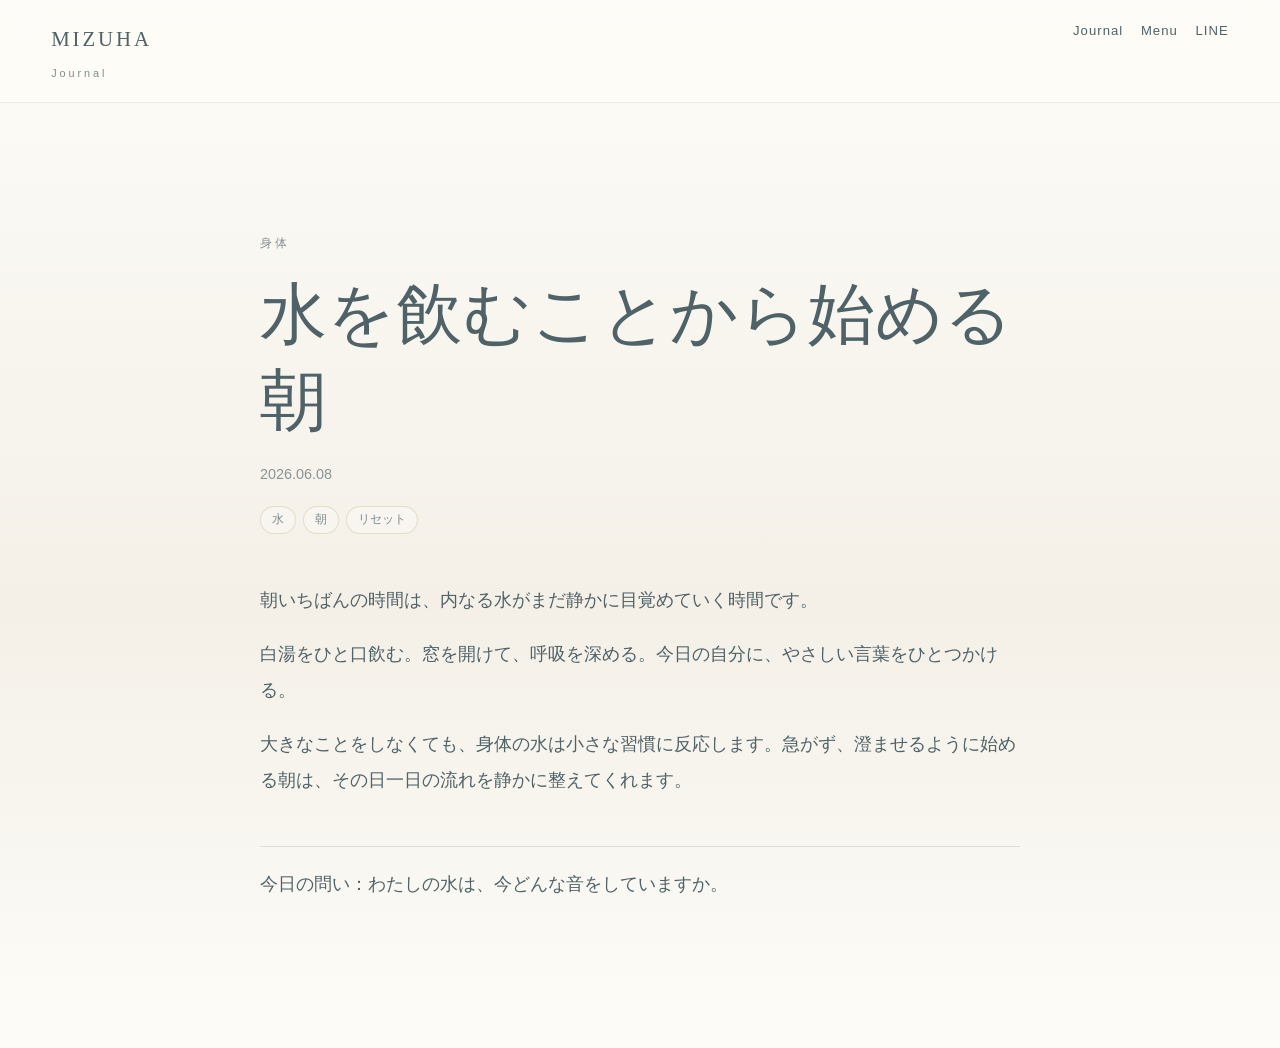
<file: water-morning.html>
<!DOCTYPE html>
<html lang="ja">
<head>
  <meta charset="UTF-8">
  <meta name="viewport" content="width=device-width, initial-scale=1.0">
  <title>水を飲むことから始める朝 | MIZUHA Journal</title>
  <link rel="stylesheet" href="../journal-style.css">
</head>
<body>
  <header><a class="brand" href="../mizuha.html">MIZUHA<small>Journal</small></a><nav><a href="../journal.html">Journal</a><a href="../mizuha.html#menu">Menu</a><a href="https://lin.ee/ngiKEYW" target="_blank" rel="noopener noreferrer">LINE</a></nav></header>
  <main class="article">
    <p class="category">身体</p>
    <h1>水を飲むことから始める朝</h1>
    <p class="date">2026.06.08</p>
    <ul class="tags">
      <li>水</li>
      <li>朝</li>
      <li>リセット</li>
    </ul>
    <p>朝いちばんの時間は、内なる水がまだ静かに目覚めていく時間です。</p>
    <p>白湯をひと口飲む。窓を開けて、呼吸を深める。今日の自分に、やさしい言葉をひとつかける。</p>
    <p>大きなことをしなくても、身体の水は小さな習慣に反応します。急がず、澄ませるように始める朝は、その日一日の流れを静かに整えてくれます。</p>
    <p class="note">今日の問い：わたしの水は、今どんな音をしていますか。</p>
  </main>
</body>
</html>
</file>
<file: journal-style.css>
body {
  margin: 0;
  font-family: "Yu Gothic", "Hiragino Sans", sans-serif;
  color: #4f6268;
  background: linear-gradient(180deg, #fdfcf8, #f4f0e8 58%, #fdfcf8);
  font-size: 18px;
  line-height: 2;
}
a { color: inherit; text-decoration: none; }
header {
  position: sticky;
  top: 0;
  display: flex;
  justify-content: space-between;
  gap: 1.5rem;
  padding: 1.1rem clamp(1.2rem, 4vw, 3.2rem);
  background: rgba(253, 252, 248, 0.88);
  border-bottom: 1px solid rgba(79, 98, 104, 0.1);
  backdrop-filter: blur(18px);
}
.brand {
  display: inline-flex;
  flex-direction: column;
  font-family: "Yu Mincho", "Hiragino Mincho ProN", serif;
  font-size: 1.3rem;
  letter-spacing: 0.14em;
}
.brand small {
  margin-top: 0.22rem;
  font-family: "Yu Gothic", "Hiragino Sans", sans-serif;
  font-size: 0.68rem;
  color: rgba(79, 98, 104, 0.72);
}
nav {
  display: flex;
  flex-wrap: wrap;
  justify-content: flex-end;
  gap: 1.1rem;
  font-size: 0.82rem;
  letter-spacing: 0.08em;
}
.article {
  width: min(760px, calc(100% - 44px));
  margin: 0 auto;
  padding: clamp(5rem, 10vw, 8rem) 0;
}
.category {
  margin: 0 0 1rem;
  font-size: 0.78rem;
  letter-spacing: 0.22em;
  text-transform: uppercase;
  color: rgba(79, 98, 104, 0.68);
}
h1 {
  margin: 0 0 1rem;
  font-family: "Yu Mincho", "Hiragino Mincho ProN", serif;
  font-weight: 400;
  font-size: clamp(2.1rem, 6vw, 4.2rem);
  line-height: 1.28;
}
.date {
  margin: 0 0 3rem;
  color: rgba(79, 98, 104, 0.66);
  font-size: 0.9rem;
}
.tags {
  display: flex;
  flex-wrap: wrap;
  gap: 0.45rem;
  margin: -1.9rem 0 3rem;
  padding: 0;
  list-style: none;
}
.tags li {
  border: 1px solid rgba(200, 185, 138, 0.42);
  border-radius: 999px;
  padding: 0.18rem 0.68rem;
  color: rgba(79, 98, 104, 0.72);
  font-size: 0.78rem;
  line-height: 1.6;
  background: rgba(255, 255, 255, 0.32);
}
.note {
  margin-top: 3rem;
  padding-top: 1.2rem;
  border-top: 1px solid rgba(79, 98, 104, 0.16);
  font-family: "Yu Mincho", "Hiragino Mincho ProN", serif;
}
@media (max-width: 768px) {
  header { flex-direction: column; align-items: flex-start; }
  nav { justify-content: flex-start; }
}
</file>
